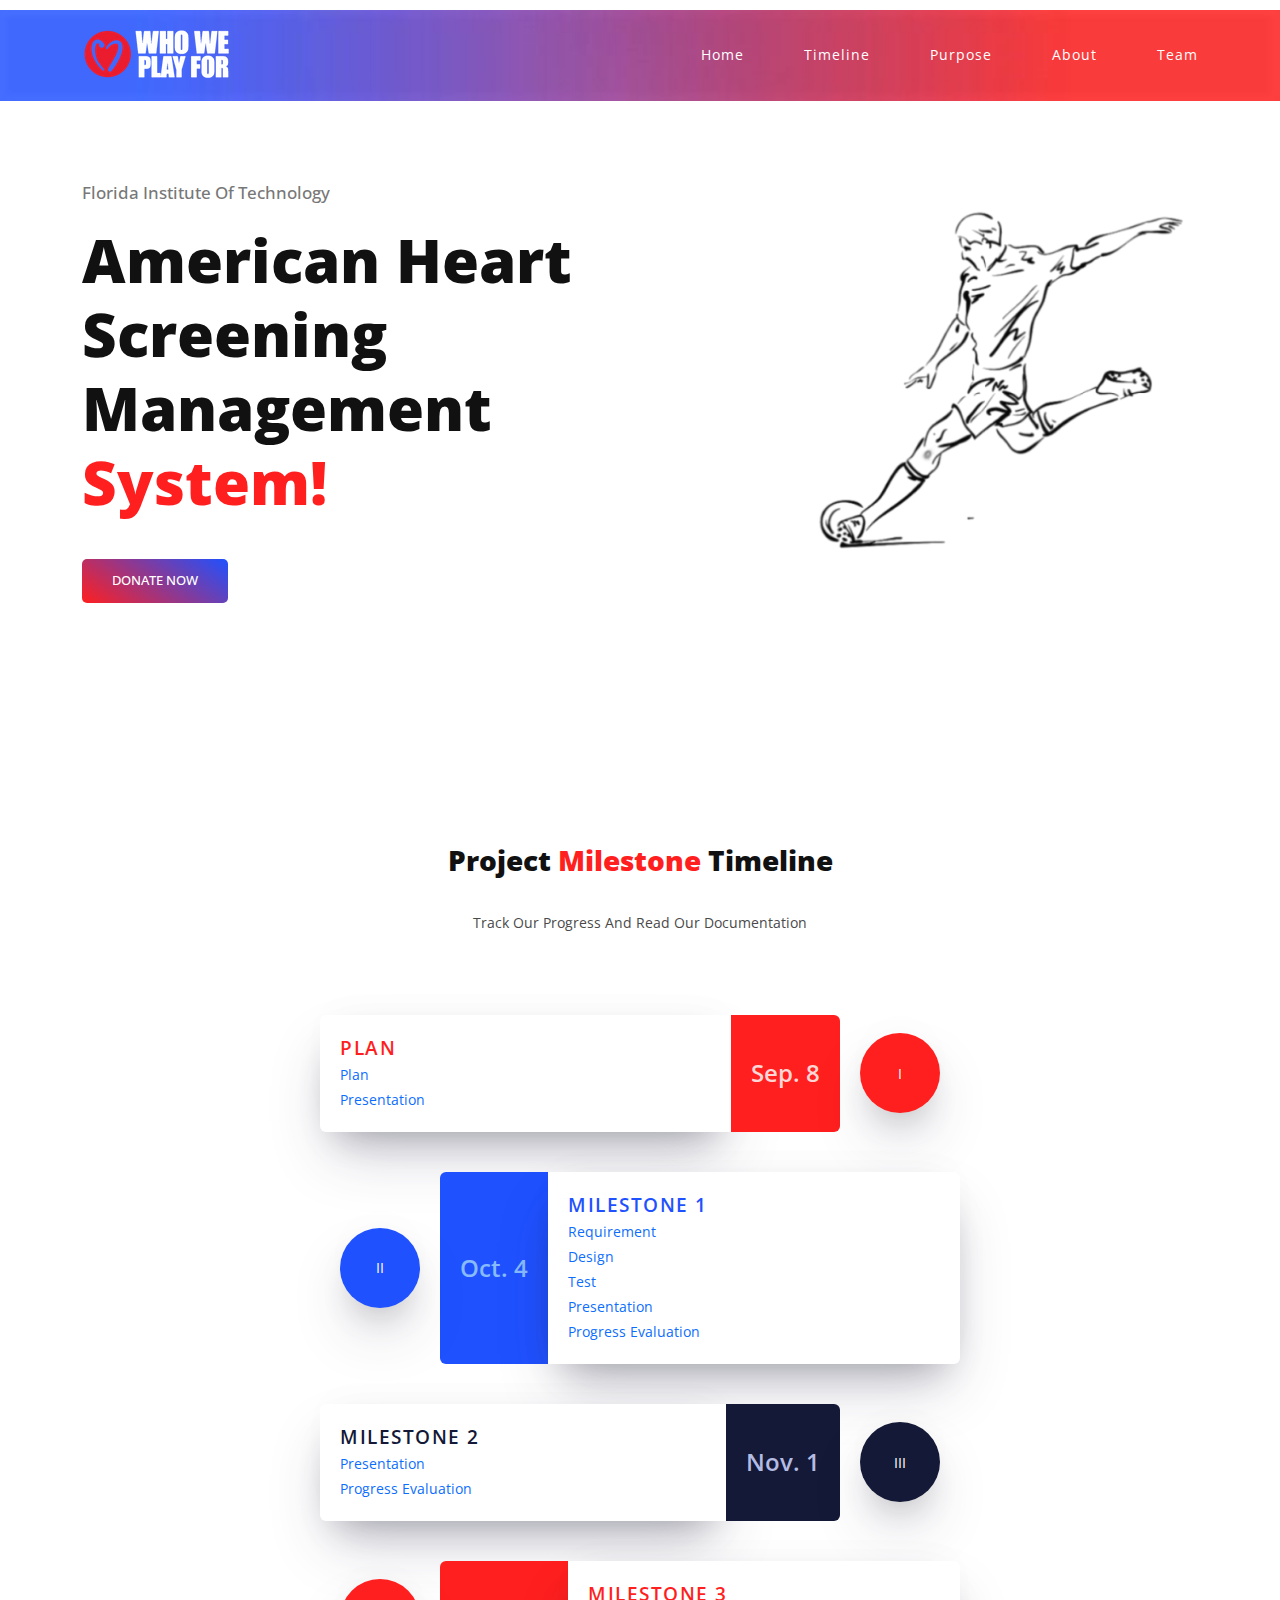
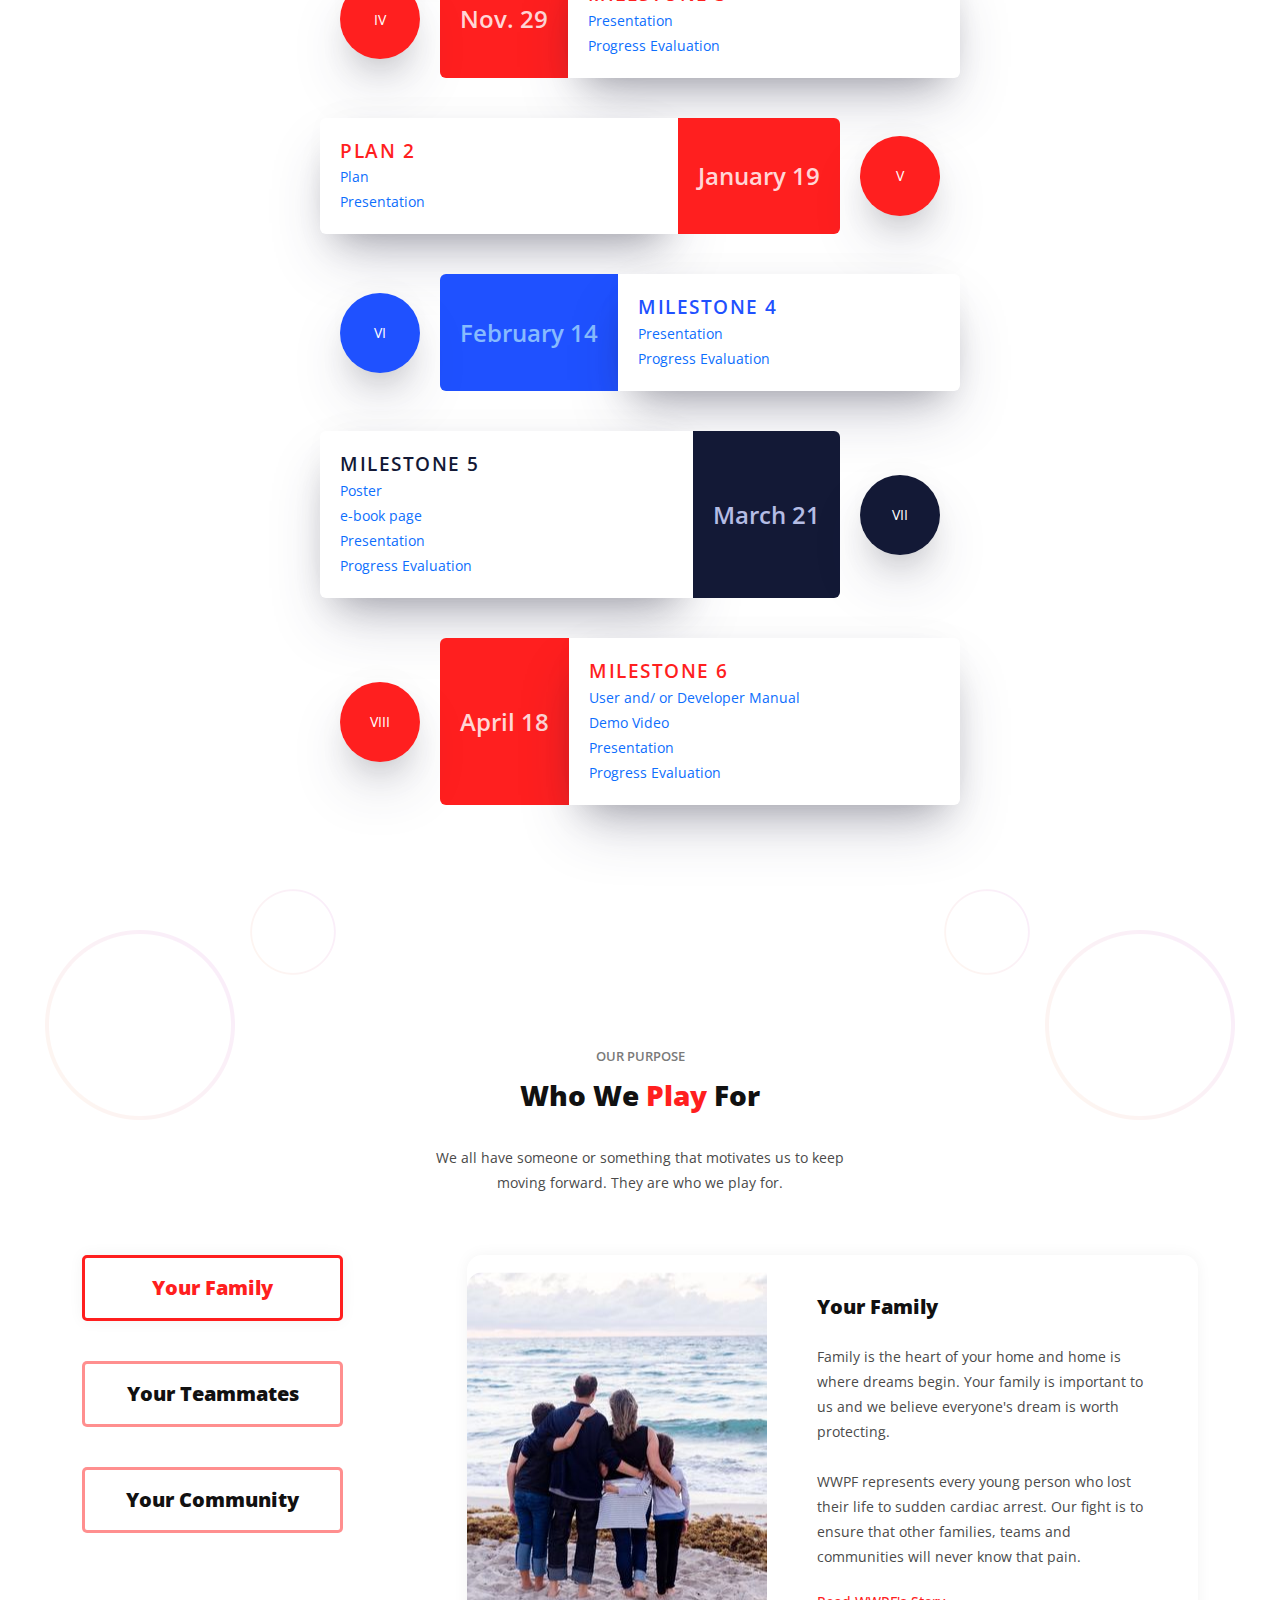
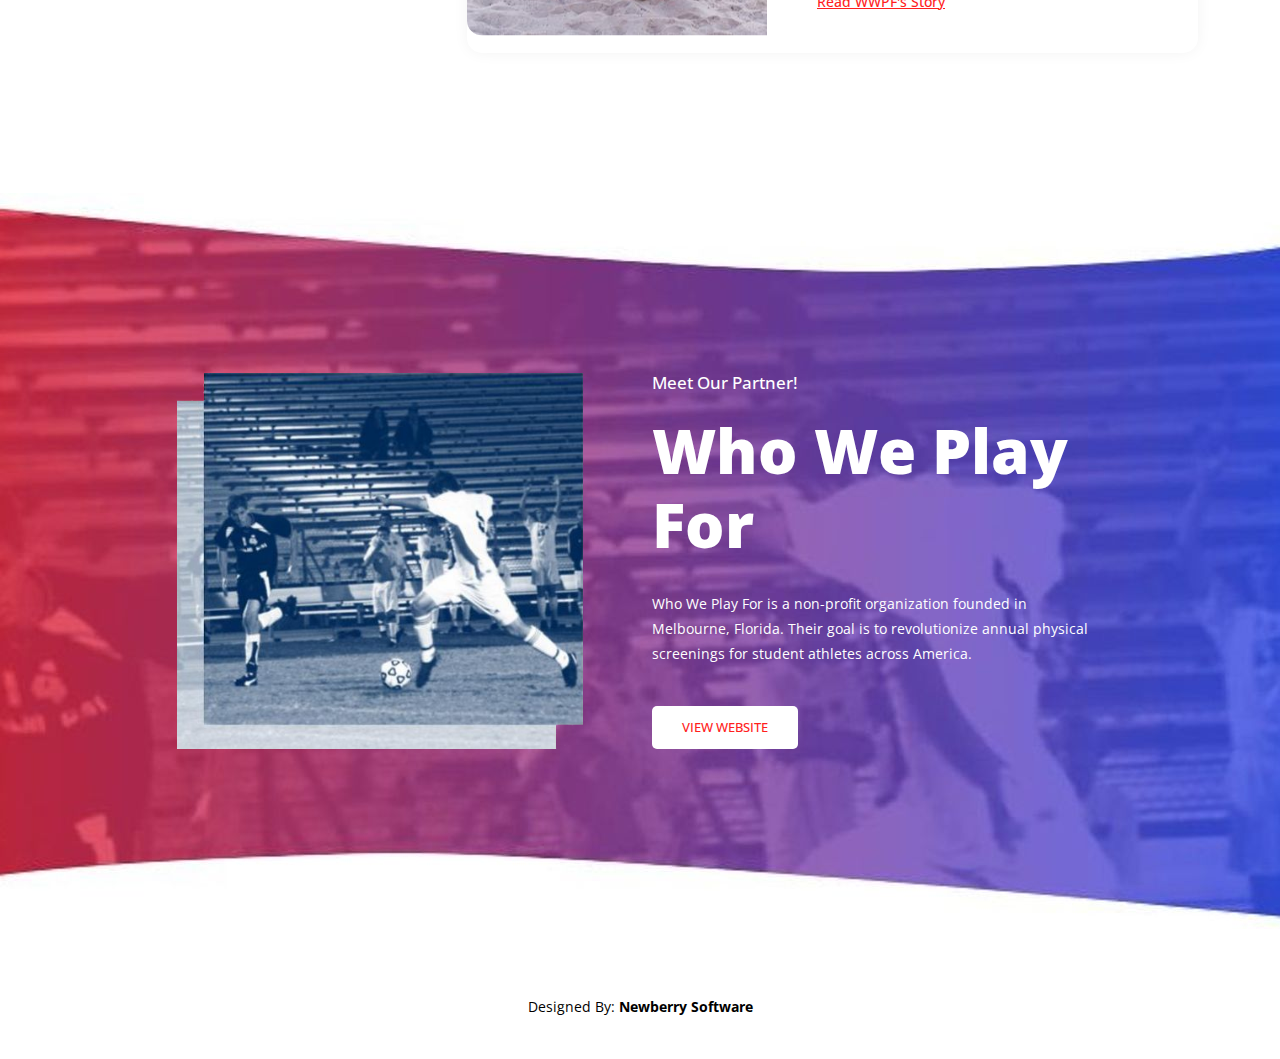
<file: index.html>
<!DOCTYPE html>
<html lang="en">
  <head>
    <meta charset="utf-8">
    <meta name="viewport" content="width=device-width, initial-scale=1, shrink-to-fit=no">
    <meta name="description" content="">
    <meta name="author" content="">
    <link href="https://fonts.googleapis.com/css?family=Open+Sans:100,200,300,400,500,600,700,800,900" rel="stylesheet">
    <title>Who We Play For - Heart Screening Management System</title>
    <link href="vendor/bootstrap/css/bootmin.css" rel="stylesheet">
    <link rel="stylesheet" href="assets/css/font.css">
    <link rel="stylesheet" href="assets/css/style.css">
    <link rel="stylesheet" href="assets/css/owl.css">
    <link rel="stylesheet" href="assets/css/light.css">
    <link rel="stylesheet" href="assets/css/timeline.css">
  </head>
  <body>
    <!--- Top nav start --->
    <header class="header-area header-sticky">
      <div class="container">
        <div class="row">
          <div class="col-12">
            <nav class="main-nav">
              <a href="index.html" class="logo">
              <img src="assets/images/temp.png" alt="WWPF Logo">
              </a>
              <ul class="nav">
                <li><a href="index.html">Home</a></li>
                <li class="scroll-to-section"><a href="#timeline">Timeline</a></li>
                <li class="scroll-to-section"><a href="#purpose">Purpose</a></li>
                <li><a href="about.html">About</a></li>
                <li><a href="team.html">Team</a></li>
              </ul>
              <a class='menu-trigger'>
              <span>Menu</span>
              </a>
            </nav>
          </div>
        </div>
      </div>
    </header>
    <!--- Top nav end --->
    <!--- Main banner start --->
    <section class="main-banner" id="top">
      <div class="container">
        <div class="row">
          <div class="col-lg-6 align-self-center">
            <div class="header-text">
              <h6>Florida Institute Of Technology</h6>
              <h2>American Heart Screening Management <em>System!</em></h2>
              <div class="main-button-gradient">
                <a href="https://www.whoweplayfor.org/donate">Donate Now</a>
              </div>
            </div>
          </div>
          <div class="col-lg-6">
            <div class="right-image">
              <img src="assets/images/outline.png" alt="">
            </div>
          </div>
        </div>
      </div>
    </section>
    <!--- Main banner end --->
    <!--- Timeline start --->
    <section class="timeline-section" id="timeline">
      <div class="col-lg-6 offset-lg-3">
        <div class="section-heading">
          <h4>Project <em>Milestone</em> Timeline</h4>
          <p>Track Our Progress And Read Our Documentation</p>
        </div>
      </div>
      <div class="timeline">
        <div class="timeline__event  animated fadeInUp delay-3s timeline__event--type1">
          <div class="timeline__event__icon">
            <p style="color: #ffffff">I</p>
          </div>
          <div class="timeline__event__date">
            Sep. 8
          </div>
          <div class="timeline__event__content ">
            <div class="timeline__event__title">
              Plan
            </div>
            <div class="timeline__event__description">
              <p><a href="https://docs.google.com/document/d/12Rl0yl6ubjdLzR5IAHgyuP2RxSz4W1oXLWyh5iu7IvA/edit" download>Plan</a><br><a href="https://docs.google.com/presentation/d/1Ebze2KDM2NW6eK-o6n0QswrsC6tv0lDvMN_47cGJQHc/edit" download>Presentation</a></p>
            </div>
          </div>
        </div>
        <div class="timeline__event animated fadeInUp delay-2s timeline__event--type2">
          <div class="timeline__event__icon">
            <p style="color: #ffffff">II</p>
          </div>
          <div class="timeline__event__date">
            Oct. 4
          </div>
          <div class="timeline__event__content">
            <div class="timeline__event__title">
              Milestone 1
            </div>
            <div class="timeline__event__description">
              <p><a href="https://docs.google.com/document/d/15GieZty_2WZtSkqjZgEOp67KoGxWu-aM5rADTKGNqNw/edit#heading=h.m4cv93tcf7bz" download>Requirement</a><br><a href="https://docs.google.com/document/d/1wGXqxfb6OqzqIv_2gWPp0-3ZWTCt4GRJEalVIwM4fTA/edit" download>Design</a><br><a href="https://docs.google.com/document/d/1geFOHhSkM2jyq9x9dBMIdY5r6KSUC43LU0apFGGfi8I/edit" download>Test</a><br><a href="https://docs.google.com/presentation/d/1p70OTT8wkxJpYuq_CBb1SCr6LMEegzhxOX4GKA6Nzsk/edit#slide=id.p" download>Presentation</a><br><a href="https://docs.google.com/document/d/1bj5Q3BKrmbAlhl5r8t__EDoZ_ieCw3QeG7yb_JMGUV8/edit#heading=h.m4cv93tcf7bz" download >Progress Evaluation</a></p>
            </div>
          </div>
        </div>
        <div class="timeline__event animated fadeInUp delay-1s timeline__event--type3">
          <div class="timeline__event__icon">
            <p style="color: #ffffff">III</p>
          </div>
          <div class="timeline__event__date">
            Nov. 1
          </div>
          <div class="timeline__event__content">
            <div class="timeline__event__title">
              Milestone 2
            </div>
            <div class="timeline__event__description">
              <p><a href="https://docs.google.com/presentation/d/1EFwtxLAx984k-C5eKhVxMNQnV0J1T-xVm3dkoOeiW9E/edit#slide=id.p" download>Presentation</a><br><a href="https://docs.google.com/document/d/1NyVXf3dEPPc3tn32UyzUVPnLYi6haqxg89Xk86ggQ0Y/edit#heading=h.m4cv93tcf7bz" download>Progress Evaluation</a></p>
            </div>
          </div>
        </div>
        <div class="timeline__event animated fadeInUp timeline__event--type1">
          <div class="timeline__event__icon">
            <p style="color: #ffffff">IV</p>
          </div>
          <div class="timeline__event__date">
            Nov. 29
          </div>
          <div class="timeline__event__content">
            <div class="timeline__event__title">
              Milestone 3
            </div>
            <div class="timeline__event__description">
              <p><a href="https://docs.google.com/presentation/d/1KkxSL1pjKQ--T03baecIPV-bZXua2qDcFo-CfBr4fIc/edit#slide=id.p" download>Presentation</a><br><a href="https://docs.google.com/document/d/1sOL01V2Ne7J6UrepwWR6lSmNHDbdDblTJNfikUsQtkM/edit#heading=h.m4cv93tcf7bz" download>Progress Evaluation</a></p>
            </div>
          </div>
        </div>
        <div class="timeline__event  animated fadeInUp delay-3s timeline__event--type1">
          <div class="timeline__event__icon ">
            <p style="color: #ffffff">V</p>
          </div>
          <div class="timeline__event__date">
            January 19
          </div>
          <div class="timeline__event__content ">
            <div class="timeline__event__title">
              Plan 2
            </div>
            <div class="timeline__event__description">
              <p><a href="https://docs.google.com/document/d/1J5hKhDiuK7kWwrGV6EXM_5Somjsz09uaPLnw4JlQOf4/edit" download>Plan</a><br><a href="https://docs.google.com/presentation/d/1b1zOvGep_3Wf8NhkEe2QmCVMbps2-WgYiV_JraxFEHI/edit" download>Presentation</a></p>
            </div>
          </div>
        </div>
        <div class="timeline__event animated fadeInUp delay-2s timeline__event--type2">
          <div class="timeline__event__icon">
            <p style="color: #ffffff">VI</p>
          </div>
          <div class="timeline__event__date">
            February 14
          </div>
          <div class="timeline__event__content">
            <div class="timeline__event__title">
              Milestone 4
            </div>
            <div class="timeline__event__description">
              <p><a href="https://docs.google.com/presentation/d/12D1WbF-UgK4KJfSSmy76s7UAEQEeGYcGTw4s63jZaqY/edit#slide=id.p" download>Presentation</a><br><a href="https://docs.google.com/document/d/1RZci2Qv_Banz16EwvuzWv7pvkf_WXnzKpxwErcWsaYo/edit#" download>Progress Evaluation</a></p>
            </div>
          </div>
        </div>
        <div class="timeline__event animated fadeInUp delay-1s timeline__event--type3">
          <div class="timeline__event__icon">
            <p style="color: #ffffff">VII</p>
          </div>
          <div class="timeline__event__date">
            March 21
          </div>
          <div class="timeline__event__content">
            <div class="timeline__event__title">
              Milestone 5
            </div>
            <div class="timeline__event__description">
              <p><a href="#" download>Poster</a><br><a href="#" download>e-book page</a><br><a href="#" download>Presentation</a><br><a href="#" download>Progress Evaluation</a></p>
            </div>
          </div>
        </div>
        <div class="timeline__event animated fadeInUp timeline__event--type1">
          <div class="timeline__event__icon">
            <p style="color: #ffffff">VIII</p>
          </div>
          <div class="timeline__event__date">
            April 18
          </div>
          <div class="timeline__event__content">
            <div class="timeline__event__title">
              Milestone 6
            </div>
            <div class="timeline__event__description">
              <p><a href="#" download>User and/ or Developer Manual</a><br><a href="#" download>Demo Video</a><br><a href="#" download>Presentation</a><br><a href="#" download>Progress Evaluation</a></p>
            </div>
          </div>
        </div>
      </div>
    </section>
    <!--- Timeline end --->
    <!--- Who We Play For start --->
    <section class="our-courses" id="purpose">
      <div class="container">
        <div class="row">
          <div class="col-lg-6 offset-lg-3">
            <div class="section-heading">
              <h6>OUR PURPOSE</h6>
              <h4>Who We <em>Play</em> For</h4>
              <p>We all have someone or something that motivates us to keep moving forward. They are who we play for.</p>
            </div>
          </div>
          <div class="col-lg-12">
            <div class="naccs">
              <div class="tabs">
                <div class="row">
                  <div class="col-lg-3">
                    <div class="menu">
                      <div class="active gradient-border"><span>Your Family</span></div>
                      <div class="gradient-border"><span>Your Teammates</span></div>
                      <div class="gradient-border"><span>Your Community</span></div>
                    </div>
                  </div>
                  <div class="col-lg-9">
                    <ul class="nacc">
                      <li class="active">
                        <div>
                          <div class="left-image">
                            <img src="assets/images/familyback.jpg" alt="">
                          </div>
                          <div class="right-content">
                            <h4>Your Family</h4>
                            <p>Family is the heart of your home and home is where dreams begin. Your family is important to us and we believe everyone's dream is worth protecting. 
                              <br><br>WWPF represents every young person who lost their life to sudden cardiac arrest. Our fight is to ensure that other families, teams and communities will never know that pain.
                            </p>
                            <div class="text-button">
                              <a href="https://www.whoweplayfor.org/story">Read WWPF's Story</a>
                            </div>
                          </div>
                        </div>
                      </li>
                      <li>
                        <div>
                          <div class="left-image">
                            <img src="assets/images/footballplayer.jpg" alt="">
                          </div>
                          <div class="right-content">
                            <h4>Your Teammates</h4>
                            <p>Teammates are the most powerful connections you make outside of your home. Teammates are just like family and inspire us everyday to continue moving forward. 
                              <br><br>WWPF represents every young person who lost their life to sudden cardiac arrest. Our fight is to ensure that other families, teams and communities will never know that pain.
                            </p>
                            <div class="text-button">
                              <a href="https://www.whoweplayfor.org/story">Read WWPF's Story</a>
                            </div>
                          </div>
                        </div>
                      </li>
                      <li>
                        <div>
                          <div class="left-image">
                            <img src="assets/images/group.jpg" alt="">
                          </div>
                          <div class="right-content">
                            <h4>Your Community</h4>
                            <p>You are ultimately who we play for. Our ambition is to preserve the health and dreams of you and your loved ones so you can continue to live and play. 
                              <br><br>WWPF represents every young person who lost their life to sudden cardiac arrest. Our fight is to ensure that other families, teams and communities will never know that pain.
                            </p>
                            <div class="text-button">
                              <a href="https://www.whoweplayfor.org/story">Read WWPF's Story</a>
                            </div>
                          </div>
                        </div>
                      </li>
                    </ul>
                  </div>
                </div>
              </div>
            </div>
          </div>
        </div>
      </div>
    </section>
    <!--- Who We Play For end --->
    <!--- Partner start --->  
    <section class="simple-cta">
      <div class="container">
        <div class="row">
          <div class="col-lg-5 offset-lg-1">
            <div class="left-image">
              <img src="assets/images/rafedribble.png" alt="">
            </div>
          </div>
          <div class="col-lg-5 align-self-center">
            <h6>Meet Our Partner!</h6>
            <h4>Who We Play For</h4>
            <p>Who We Play For is a non-profit organization founded in Melbourne, Florida. Their goal is to revolutionize annual physical screenings for student athletes across America.</p>
            <div class="white-button">
              <a href="https://www.whoweplayfor.org/">View Website</a>
            </div>
          </div>
        </div>
      </div>
    </section>
    <!--- Partner end --->
    <!--- Footer start --->
    <p class="copyright" style="color: black">
      <br>Designed By: <a href="https://www.newberrysoftware.com" style="color: black">Newberry Software</a>
    </p>
    <!--- Footer end --->
    <!-- Scripts -->
    <script src="vendor/jquery/jquery.min.js"></script>
    <script src="vendor/bootstrap/js/bootmin.js"></script>
    <script src="assets/js/isomin.js"></script>
    <script src="assets/js/owl.js"></script>
    <script src="assets/js/light.js"></script>
    <script src="assets/js/tabs.js"></script>
    <script src="assets/js/video.js"></script>
    <script src="assets/js/slick.js"></script>
    <script src="assets/js/custom.js"></script>
    <script>
      //according to loftblog tut
      $('.nav li:first').addClass('active');
      
      var showSection = function showSection(section, isAnimate) {
        var
        direction = section.replace(/#/, ''),
        reqSection = $('.section').filter('[data-section="' + direction + '"]'),
        reqSectionPos = reqSection.offset().top - 0;
      
        if (isAnimate) {
          $('body, html').animate({
            scrollTop: reqSectionPos },
          800);
        } else {
          $('body, html').scrollTop(reqSectionPos);
        }
      
      };
      
      var checkSection = function checkSection() {
        $('.section').each(function () {
          var
          $this = $(this),
          topEdge = $this.offset().top - 80,
          bottomEdge = topEdge + $this.height(),
          wScroll = $(window).scrollTop();
          if (topEdge < wScroll && bottomEdge > wScroll) {
            var
            currentId = $this.data('section'),
            reqLink = $('a').filter('[href*=\\#' + currentId + ']');
            reqLink.closest('li').addClass('active').
            siblings().removeClass('active');
          }
        });
      };
      
      $('.main-menu, .responsive-menu, .scroll-to-section').on('click', 'a', function (e) {
        e.preventDefault();
        showSection($(this).attr('href'), true);
      });
      
      $(window).scroll(function () {
        checkSection();
      });
    </script>
  </body>
</html>
</file>
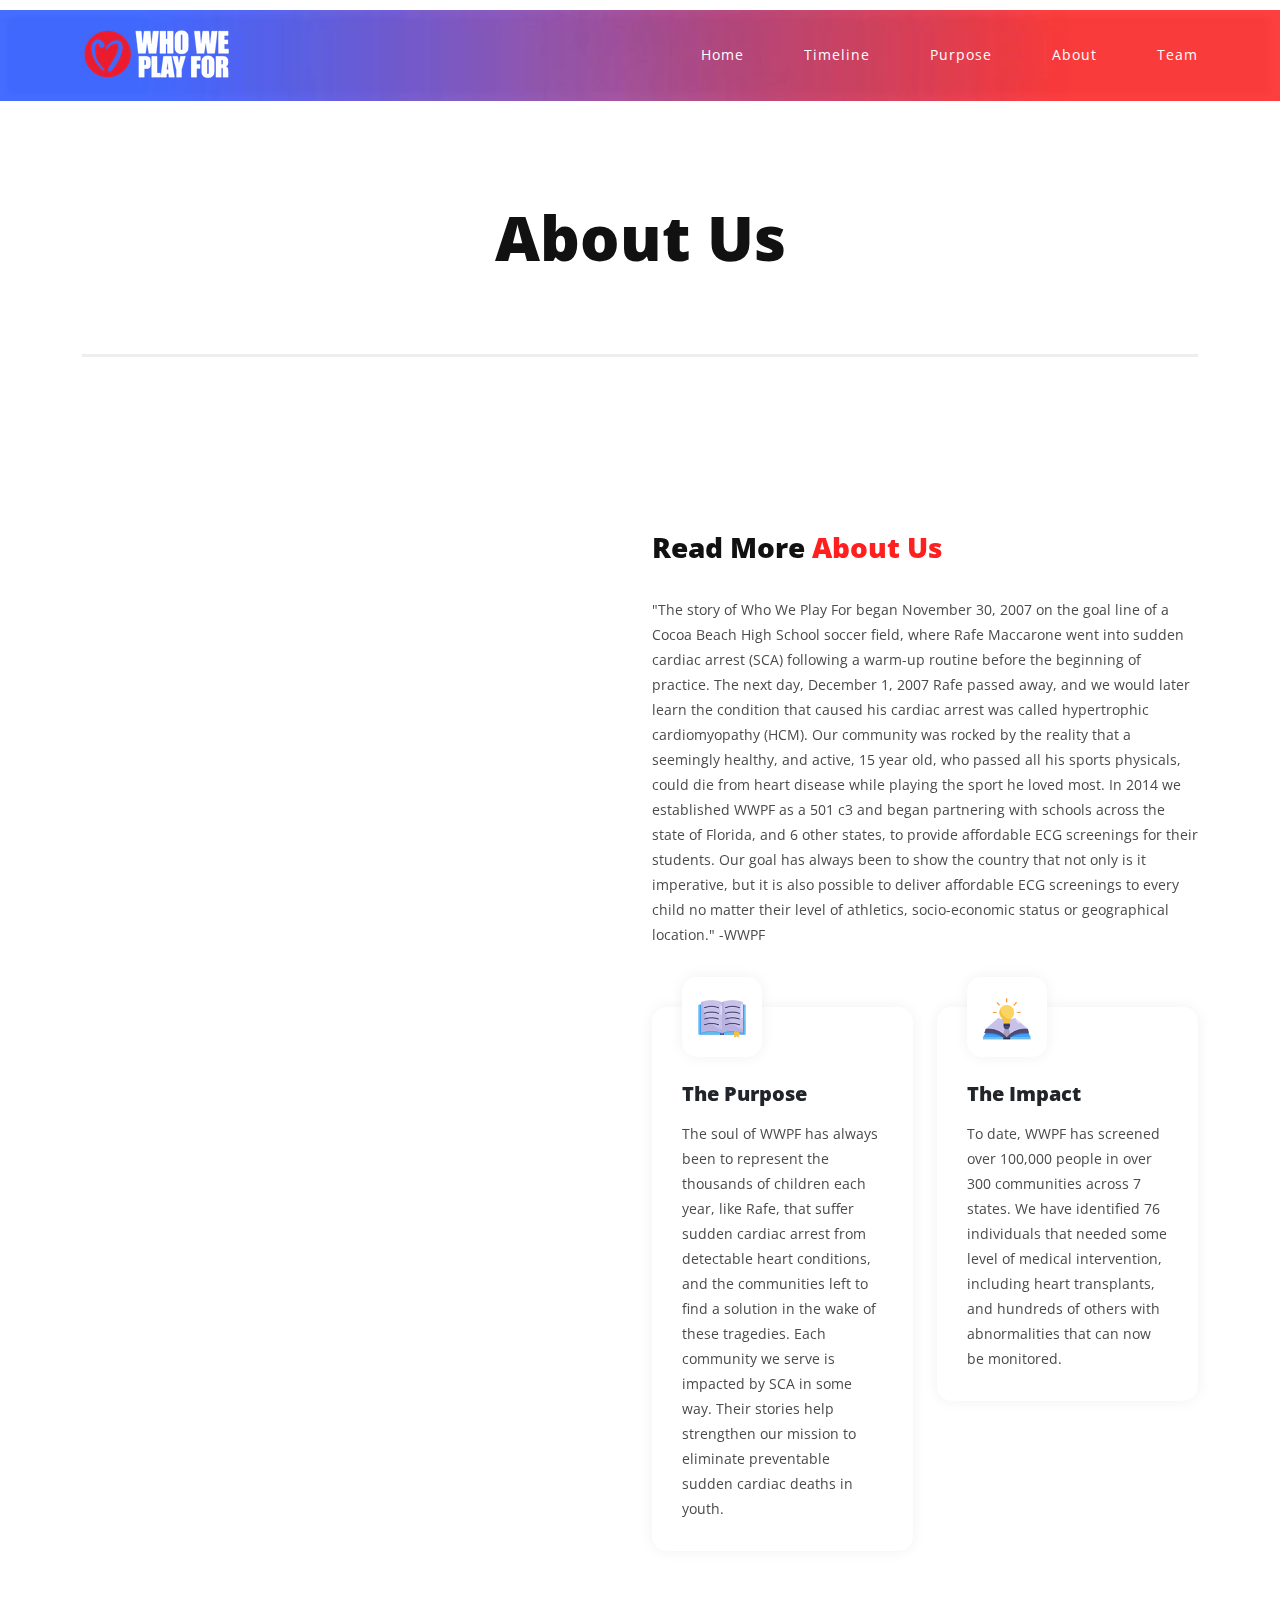
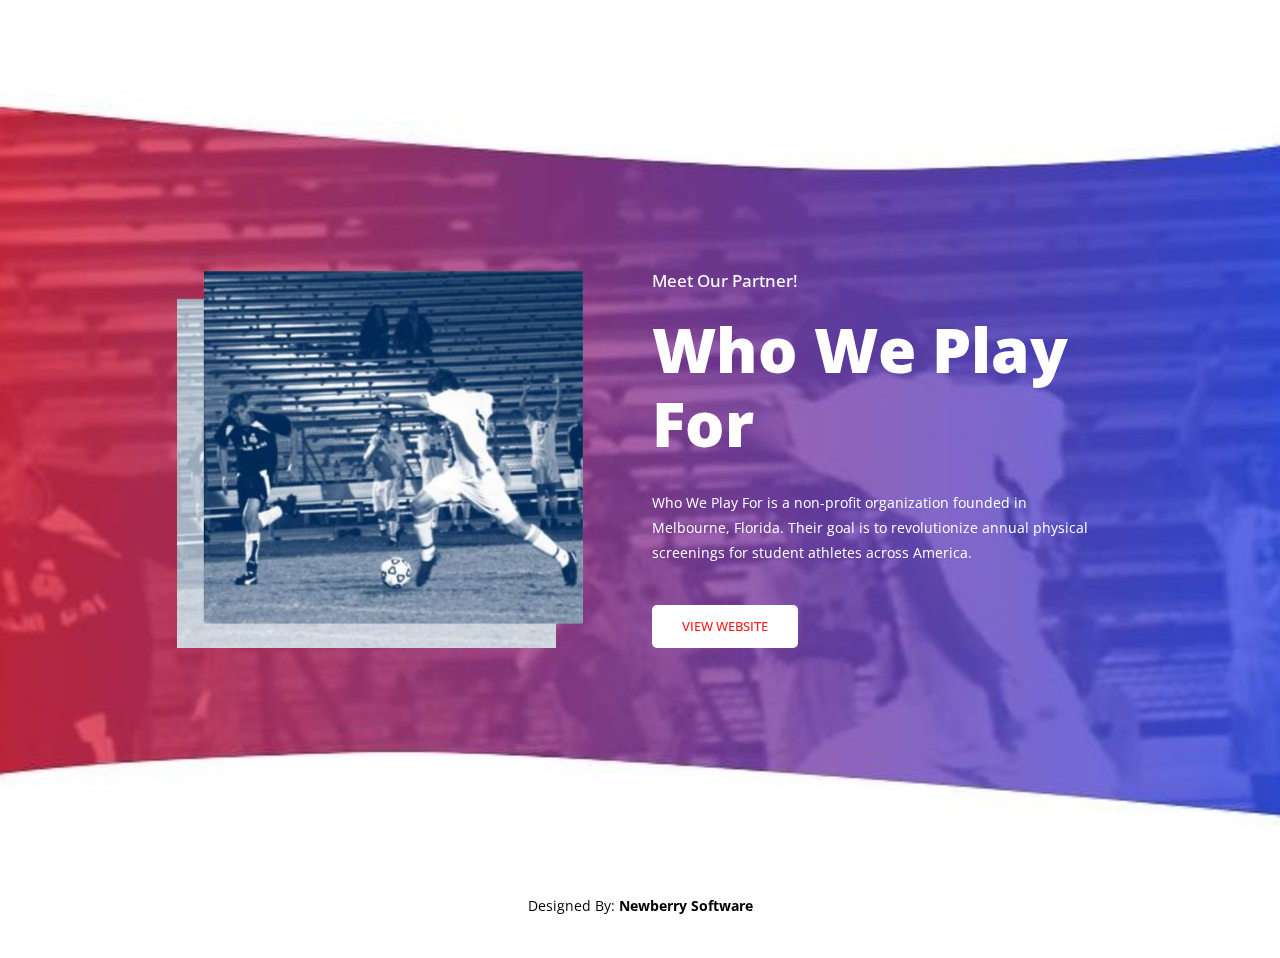
<file: about.html>
<!DOCTYPE html>
<html lang="en">
  <head>
    <meta charset="utf-8">
    <meta name="viewport" content="width=device-width, initial-scale=1, shrink-to-fit=no">
    <meta name="description" content="">
    <meta name="author" content="">
    <link href="https://fonts.googleapis.com/css?family=Open+Sans:100,200,300,400,500,600,700,800,900" rel="stylesheet">
    <title>About Us Page</title>
    <link href="vendor/bootstrap/css/bootmin.css" rel="stylesheet">
    <link rel="stylesheet" href="assets/css/font.css">
    <link rel="stylesheet" href="assets/css/style.css">
    <link rel="stylesheet" href="assets/css/owl.css">
    <link rel="stylesheet" href="assets/css/light.css">
  </head>
  <body>
    <!--- Top nav start --->
    <header class="header-area header-sticky">
      <div class="container">
        <div class="row">
          <div class="col-12">
            <nav class="main-nav">
              <a href="index.html" class="logo">
              <img src="assets/images/temp.png" alt="WWPF Logo">
              </a>
              <ul class="nav">
                <li><a href="index.html">Home</a></li>
                <li><a href="index.html#timeline">Timeline</a></li>
                <li><a href="index.html#purpose">Purpose</a></li>
                <li><a href="about.html">About</a></li>
                <li><a href="team.html">Team</a></li>
              </ul>
              <a class='menu-trigger'>
              <span>Menu</span>
              </a>
            </nav>
          </div>
        </div>
      </div>
    </header>
    <!--- Top nav end --->
    <!--- Main banner start --->
    <section class="page-heading">
      <div class="container">
        <div class="row">
          <div class="col-lg-12">
            <div class="header-text">
              <h1>About Us</h1>
            </div>
          </div>
        </div>
      </div>
    </section>
    <!--- Main banner end --->
    <!--- About us start --->
    <section class="get-info">
      <div class="container">
        <div class="row">
          <div class="col-lg-6">
            <div class="left-image">
              <iframe width="100%" height="315" position="absolute" src="https://www.youtube.com/embed/cJAWH-hCnfY" title="YouTube video player" frameborder="0" allow="accelerometer; autoplay; clipboard-write; encrypted-media; gyroscope; picture-in-picture" allowfullscreen></iframe>
            </div>
          </div>
          <div class="col-lg-6 align-self-center">
            <div class="section-heading">
              <h4>Read More <em>About Us</em></h4>
              <p>"The story of Who We Play For began November 30, 2007 on the goal line of a Cocoa Beach High School soccer field, where Rafe Maccarone went into sudden cardiac arrest (SCA) following a warm-up routine before the beginning of practice. The next day, December 1, 2007 Rafe passed away, and we would later learn the condition that caused his cardiac arrest was called hypertrophic cardiomyopathy (HCM). Our community was rocked by the reality that a seemingly healthy, and active, 15 year old, who passed all his sports physicals, could die from heart disease while playing the sport he loved most.
                In 2014 we established WWPF as a 501 c3 and began partnering with schools across the state of Florida, and 6 other states, to provide affordable ECG screenings for their students.  Our goal has always been to show the country that not only is it imperative, but it is also possible to deliver affordable ECG screenings to every child no matter their level of athletics, socio-economic status or geographical location." -WWPF
              </p>
            </div>
            <div class="row">
              <div class="col-lg-6">
                <div class="info-item">
                  <div class="icon">
                    <img src="assets/images/service-icon-01.png" alt="">
                  </div>
                  <h4>The Purpose</h4>
                  <p>The soul of WWPF has always been to represent the thousands of children each year, like Rafe, that suffer sudden cardiac arrest from detectable heart conditions, and the communities left to find a solution in the wake of these tragedies. Each community we serve is impacted by SCA in some way. Their stories help strengthen our mission to eliminate preventable sudden cardiac deaths in youth.</p>
                </div>
              </div>
              <div class="col-lg-6">
                <div class="info-item">
                  <div class="icon">
                    <img src="assets/images/service-icon-02.png" alt="">
                  </div>
                  <h4>The Impact</h4>
                  <p>To date, WWPF has screened over 100,000 people in over 300 communities across 7 states.  We have identified 76 individuals that needed some level of medical intervention, including heart transplants, and hundreds of others with abnormalities that can now be monitored.</p>
                </div>
              </div>
            </div>
          </div>
        </div>
      </div>
    </section>
    <!--- About us end --->
    <!--- Partner start --->  
    <section class="simple-cta">
      <div class="container">
        <div class="row">
          <div class="col-lg-5 offset-lg-1">
            <div class="left-image">
              <img src="assets/images/rafedribble.png" alt="">
            </div>
          </div>
          <div class="col-lg-5 align-self-center">
            <h6>Meet Our Partner!</h6>
            <h4>Who We Play For</h4>
            <p>Who We Play For is a non-profit organization founded in Melbourne, Florida. Their goal is to revolutionize annual physical screenings for student athletes across America.</p>
            <div class="white-button">
              <a href="https://www.whoweplayfor.org/">View Website</a>
            </div>
          </div>
        </div>
      </div>
    </section>
    <!--- Partner end --->
    <!--- Footer start --->
    <p class="copyright" style="color: black">
      <br>Designed By: <a href="https://www.newberrysoftware.com" style="color: black">Newberry Software</a>
    </p>
    <!--- Footer end --->
    <!-- Scripts -->
    <script src="vendor/jquery/jquery.min.js"></script>
    <script src="vendor/bootstrap/js/bootmin.js"></script>
    <script src="assets/js/isomin.js"></script>
    <script src="assets/js/owl.js"></script>
    <script src="assets/js/light.js"></script>
    <script src="assets/js/tabs.js"></script>
    <script src="assets/js/video.js"></script>
    <script src="assets/js/slick.js"></script>
    <script src="assets/js/custom.js"></script>
    <script>
      //according to loftblog tut
      $('.nav li:first').addClass('active');
      
      var showSection = function showSection(section, isAnimate) {
        var
        direction = section.replace(/#/, ''),
        reqSection = $('.section').filter('[data-section="' + direction + '"]'),
        reqSectionPos = reqSection.offset().top - 0;
      
        if (isAnimate) {
          $('body, html').animate({
            scrollTop: reqSectionPos },
          800);
        } else {
          $('body, html').scrollTop(reqSectionPos);
        }
      
      };
      
      var checkSection = function checkSection() {
        $('.section').each(function () {
          var
          $this = $(this),
          topEdge = $this.offset().top - 80,
          bottomEdge = topEdge + $this.height(),
          wScroll = $(window).scrollTop();
          if (topEdge < wScroll && bottomEdge > wScroll) {
            var
            currentId = $this.data('section'),
            reqLink = $('a').filter('[href*=\\#' + currentId + ']');
            reqLink.closest('li').addClass('active').
            siblings().removeClass('active');
          }
        });
      };
      
      $('.main-menu, .responsive-menu, .scroll-to-section').on('click', 'a', function (e) {
        e.preventDefault();
        showSection($(this).attr('href'), true);
      });
      
      $(window).scroll(function () {
        checkSection();
      });
    </script>
  </body>
</html>
</file>
<file: assets/css/style.css>
@import url("https://fonts.googleapis.com/css?family=Open+Sans:100,200,300,400,500,600,700,800,900");
html, body, div, span, applet, object, iframe, h1, h2, h3, h4, h5, h6, p, blockquote, div
pre, a, abbr, acronym, address, big, cite, code, del, dfn, em, font, img, ins, kbd, q,
s, samp, small, strike, strong, sub, sup, tt, var, b, u, i, center, dl, dt, dd, ol, ul, li,
figure, header, nav, section, article, aside, footer, figcaption {
  margin: 0;
  padding: 0;
  border: 0;
  outline: 0;
}

.clearfix:after {
  content: ".";
  display: block;
  clear: both;
  visibility: hidden;
  line-height: 0;
  height: 0;
}

.clearfix {
  display: inline-block;
}

html[xmlns] .clearfix {
  display: block;
}

* html .clearfix {
  height: 1%;
}

ul, li {
  padding: 0;
  margin: 0;
  list-style: none;
}

header, nav, section, article, aside, footer, hgroup {
  display: block;
}

* {
  box-sizing: border-box;
}

html, body {
  font-family: 'Open Sans', sans-serif;
  font-weight: 400;
  background-color: #fff;
  font-size: 16px;
  -ms-text-size-adjust: 100%;
  -webkit-font-smoothing: antialiased;
  -moz-osx-font-smoothing: grayscale;
}

a {
  text-decoration: none !important;
}

h1, h2, h3, h4, h5, h6 {
  margin-top: 0px;
  margin-bottom: 0px;
}

ul {
  margin-bottom: 0px;
}

p {
  font-size: 14px;
  line-height: 25px;
  color: #4a4a4a;
}

img {
  width: 100%;
  overflow: hidden;
}
html,
body {
  background: #fff;
  font-family: 'Open Sans', sans-serif;
}

::selection {
  background: #FF1F1F;
  color: #fff;
}

::-moz-selection {
  background: #FF1F1F;
  color: #fff;
}

@media (max-width: 991px) {
  html, body {
    overflow-x: hidden;
  }
  .mobile-top-fix {
    margin-top: 30px;
    margin-bottom: 0px;
  }
  .mobile-bottom-fix {
    margin-bottom: 30px;
  }
  .mobile-bottom-fix-big {
    margin-bottom: 60px;
  }
}

.main-button-gradient a {
  font-size: 13px;
  color: #fff;
  background: rgb(31, 81, 255);
  background: linear-gradient(-145deg, rgba(31, 81, 255,1) 0%, rgba(255, 31, 31,1) 100%);
  padding: 12px 30px;
  display: inline-block;
  border-radius: 5px;
  font-weight: 500;
  text-transform: uppercase;
  transition: all .3s;
}

.main-button-gradient a:hover {
  background: rgb(31, 81, 255);
  background: linear-gradient(-145deg, rgba(31, 81, 255,1) 0%, rgba(255, 31, 31,1) 100%);
  opacity: 0.7;
}

.white-button a {
  font-size: 13px;
  color: #FF1F1F;
  background-color: #fff;
  padding: 12px 30px;
  display: inline-block;
  border-radius: 5px;
  font-weight: 500;
  text-transform: uppercase;
  transition: all .3s;
}

.white-button a:hover {
  opacity: 0.9;
}

.text-button a {
  font-size: 14px;
  font-weight: 500;
  color: #FF1F1F;
  text-decoration: underline !important;
  transition: all .3s;
}

.text-button a:hover {
  opacity: 0.75;
}

section {
  margin-top: 140px;
}

#contact-section {
  padding-top: 20px;
}

.section-heading {
  position: relative;
  z-index: 2;
  padding-top: 20px;
  margin-top: 0px;
  text-align: center;
  margin-bottom: 60px;
}

.section-heading h6 {
  font-size: 13px;
  text-transform: uppercase;
  color: #7a7a7a;
  font-weight: 600;
}

.section-heading h4 {
  margin-top: 10px;
  line-height: 40px;
  font-size: 28px;
  font-weight: 900;
  text-transform: capitalize;
  color: #111;
}

.section-heading h4 em {
  font-style: normal;
  color: #FF1F1F;
}

.section-heading p {
  margin-top: 30px;
}

.background-header {
  background: rgb(255,31,31) !important;
  background: linear-gradient(-145deg, rgba(255,31,31,1) 0%, rgba(31,81,255,1) 100%) !important;    
  height: 80px!important;
  position: fixed!important;
  top: 0!important;
  left: 0;
  right: 0;
  box-shadow: 0px 0px 10px rgba(0,0,0,0.15)!important;
}

.header-area {
  background-image: url(../images/headerimage.jpg);
  background-size: contain;
  background-repeat: no-repeat;
  background-position: center;
  position: absolute;
  height: 110px;
  top: 0;
  left: 0;
  right: 0;
  z-index: 100;
  -webkit-transition: all .5s ease 0s;
  -moz-transition: all .5s ease 0s;
  -o-transition: all .5s ease 0s;
  transition: all .5s ease 0s;
}

.header-area .main-nav {
  min-height: 80px;
  background: transparent;
}

.header-area .main-nav .logo {
  line-height: 100px;
  color: #fff;
  font-size: 28px;
  font-weight: 700;
  text-transform: uppercase;
  letter-spacing: 2px;
  float: left;
  -webkit-transition: all 0.3s ease 0s;
  -moz-transition: all 0.3s ease 0s;
  -o-transition: all 0.3s ease 0s;
  transition: all 0.3s ease 0s;
}

.background-header .main-nav .logo {
  line-height: 75px;
}

.background-header .nav {
  margin-top: 20px !important;
}

.header-area .main-nav .nav {
  float: right;
  margin-top: 35px;
  margin-right: 0px;
  background-color: transparent;
  -webkit-transition: all 0.3s ease 0s;
  -moz-transition: all 0.3s ease 0s;
  -o-transition: all 0.3s ease 0s;
  transition: all 0.3s ease 0s;
  position: relative;
  z-index: 999;
}

.header-area .main-nav .nav li {
  padding-left: 30px;
  padding-right: 30px;
}

.header-area .main-nav .nav li:last-child {
  padding-right: 0px;
}

.header-area .main-nav .nav li a {
  display: block;
  font-weight: 400;
  font-size: 14px;
  text-transform: capitalize;
  color: #fff;
  -webkit-transition: all 0.3s ease 0s;
  -moz-transition: all 0.3s ease 0s;
  -o-transition: all 0.3s ease 0s;
  transition: all 0.3s ease 0s;
  height: 40px;
  line-height: 40px;
  border: transparent;
  letter-spacing: 1px;
}

.header-area .main-nav .nav li:hover a,
.header-area .main-nav .nav li a.active {
  color: #fff!important;
  opacity: 0.75;
}

.background-header .main-nav .nav li:hover a,
.background-header .main-nav .nav li a.active {
  color: #fff!important;
  opacity: 1;
}

.header-area .main-nav .nav li.has-sub {
  position: relative;
  padding-right: 15px;
}

.header-area .main-nav .nav li.has-sub:after {
  font-family: FontAwesome;
  content: "\f107";
  font-size: 12px;
  color: #fff;
  position: absolute;
  right: 5px;
  top: 12px;
}

.header-area .main-nav .nav li.has-sub ul.sub-menu {
  position: absolute;
  width: 140px;
  box-shadow: 0 2px 28px 0 rgba(0, 0, 0, 0.06);
  overflow: hidden;
  top: 40px;
  border-radius: 5px;
  opacity: 0;
  transition: all .3s;
  transform: translateY(+2em);
  visibility: hidden;
  z-index: -1;
}

.header-area .main-nav .nav li.has-sub ul.sub-menu li {
  margin-left: 0px;
  padding-left: 0px;
  padding-right: 0px;
}

.header-area .main-nav .nav li.has-sub ul.sub-menu li a {
  opacity: 1;
  display: block;
  background: #f7f7f7;
  color: #2a2a2a!important;
  padding-left: 20px;
  height: 40px;
  line-height: 40px;
  -webkit-transition: all 0.3s ease 0s;
  -moz-transition: all 0.3s ease 0s;
  -o-transition: all 0.3s ease 0s;
  transition: all 0.3s ease 0s;
  position: relative;
  font-size: 12px;
  font-weight: 400;
  border-bottom: 1px solid #eee;
}

.header-area .main-nav .nav li.has-sub ul li a:hover {
  background: #fff;
  color: #FF1F1F!important;
  padding-left: 25px;
}

.header-area .main-nav .nav li.has-sub ul li a:hover:before {
  width: 3px;
}

.header-area .main-nav .nav li.has-sub:hover ul.sub-menu {
  visibility: visible;
  opacity: 1;
  z-index: 1;
  transform: translateY(0%);
  transition-delay: 0s, 0s, 0.3s;
}

.header-area .main-nav .menu-trigger {
  cursor: pointer;
  display: block;
  position: absolute;
  top: 33px;
  width: 32px;
  height: 40px;
  text-indent: -9999em;
  z-index: 99;
  right: 40px;
  display: none;
}

.background-header .main-nav .menu-trigger {
  top: 23px;
}

.header-area .main-nav .menu-trigger span,
.header-area .main-nav .menu-trigger span:before,
.header-area .main-nav .menu-trigger span:after {
  -moz-transition: all 0.4s;
  -o-transition: all 0.4s;
  -webkit-transition: all 0.4s;
  transition: all 0.4s;
  background-color: #fff;
  display: block;
  position: absolute;
  width: 30px;
  height: 2px;
  left: 0;
}

.background-header .main-nav .menu-trigger span,
.background-header .main-nav .menu-trigger span:before,
.background-header .main-nav .menu-trigger span:after {
  background-color: #fff;
}

.header-area .main-nav .menu-trigger span:before,
.header-area .main-nav .menu-trigger span:after {
  -moz-transition: all 0.4s;
  -o-transition: all 0.4s;
  -webkit-transition: all 0.4s;
  transition: all 0.4s;
  background-color: #fff;
  display: block;
  position: absolute;
  width: 30px;
  height: 2px;
  left: 0;
  width: 75%;
}

.background-header .main-nav .menu-trigger span:before,
.background-header .main-nav .menu-trigger span:after {
  background-color: #fff;
}

.header-area .main-nav .menu-trigger span:before,
.header-area .main-nav .menu-trigger span:after {
  content: "";
}

.header-area .main-nav .menu-trigger span {
  top: 16px;
}

.header-area .main-nav .menu-trigger span:before {
  -moz-transform-origin: 33% 100%;
  -ms-transform-origin: 33% 100%;
  -webkit-transform-origin: 33% 100%;
  transform-origin: 33% 100%;
  top: -10px;
  z-index: 10;
}

.header-area .main-nav .menu-trigger span:after {
  -moz-transform-origin: 33% 0;
  -ms-transform-origin: 33% 0;
  -webkit-transform-origin: 33% 0;
  transform-origin: 33% 0;
  top: 10px;
}

.header-area .main-nav .menu-trigger.active span,
.header-area .main-nav .menu-trigger.active span:before,
.header-area .main-nav .menu-trigger.active span:after {
  background-color: transparent;
  width: 100%;
}

.header-area .main-nav .menu-trigger.active span:before {
  -moz-transform: translateY(6px) translateX(1px) rotate(45deg);
  -ms-transform: translateY(6px) translateX(1px) rotate(45deg);
  -webkit-transform: translateY(6px) translateX(1px) rotate(45deg);
  transform: translateY(6px) translateX(1px) rotate(45deg);
  background-color: #fff;
}

.background-header .main-nav .menu-trigger.active span:before {
  background-color: #fff;
}

.header-area .main-nav .menu-trigger.active span:after {
  -moz-transform: translateY(-6px) translateX(1px) rotate(-45deg);
  -ms-transform: translateY(-6px) translateX(1px) rotate(-45deg);
  -webkit-transform: translateY(-6px) translateX(1px) rotate(-45deg);
  transform: translateY(-6px) translateX(1px) rotate(-45deg);
  background-color: #fff;
}

.background-header .main-nav .menu-trigger.active span:after {
  background-color: #fff;
}

.header-area.header-sticky {
  min-height: 80px;
}

.header-area .nav {
  margin-top: 30px;
}

.header-area.header-sticky .nav li a.active {
  color: #FF1F1F;
}

@media (max-width: 1200px) {
  .header-area .main-nav .nav li {
    padding-left: 7px;
    padding-right: 7px;
  }
  .header-area .main-nav:before {
    display: none;
  }
}

@media (max-width: 767px) {
  .header-area .main-nav .logo {
    color: #1e1e1e;
  }
  .header-area.header-sticky .nav li a:hover,
  .header-area.header-sticky .nav li a.active {
    color: #FF1F1F!important;
    opacity: 1;
  }
  .header-area.header-sticky .nav li.search-icon a {
    width: 100%;
  }
  .header-area {
    background-color: #f7f7f7;
    padding: 0px 15px;
    height: 100px;
    box-shadow: none;
    text-align: center;
  }
  .header-area .container {
    padding: 0px;
  }
  .header-area .logo {
    margin-left: 30px;
  }
  .header-area .menu-trigger {
    display: block !important;
  }
  .header-area .main-nav {
    overflow: hidden;
  }
  .header-area .main-nav .nav {
    float: none;
    width: 100%;
    display: none;
    -webkit-transition: all 0s ease 0s;
    -moz-transition: all 0s ease 0s;
    -o-transition: all 0s ease 0s;
    transition: all 0s ease 0s;
    margin-left: 0px;
  }
  .header-area .main-nav .nav li:first-child {
    border-top: 1px solid #eee;
  }
  .header-area.header-sticky .nav {
    margin-top: 100px !important;
  }
  .header-area .main-nav .nav li {
    width: 100%;
    background: #fff;
    border-bottom: 1px solid #eee;
    padding-left: 0px !important;
    padding-right: 0px !important;
  }
  .header-area .main-nav .nav li a {
    height: 50px !important;
    line-height: 50px !important;
    padding: 0px !important;
    border: none !important;
    background: #f7f7f7 !important;
    color: #191a20 !important;
  }
  .header-area .main-nav .nav li a:hover {
    background: #eee !important;
    color: #FF1F1F!important;
  }
  .header-area .main-nav .nav li.has-sub ul.sub-menu {
    position: relative;
    visibility: inherit;
    opacity: 1;
    z-index: 1;
    transform: translateY(0%);
    top: 0px;
    width: 100%;
    box-shadow: none;
    height: 0px;
    transition: all 0s;
  }
  .header-area .main-nav .nav li.submenu ul li a {
    font-size: 12px;
    font-weight: 400;
  }
  .header-area .main-nav .nav li.submenu ul li a:hover:before {
    width: 0px;
  }
  .header-area .main-nav .nav li.has-sub ul.sub-menu {
    height: auto;
  }
  .header-area .main-nav .nav li.has-sub:after {
    color: #131936;
    right: 30px;
    font-size: 14px;
    top: 15px;
  }
  .header-area .main-nav .nav li.submenu:hover ul, .header-area .main-nav .nav li.submenu:focus ul {
    height: 0px;
  }
}

@media (min-width: 767px) {
  .header-area .main-nav .nav {
    display: flex !important;
  }
}
section.main-banner {
  margin-top: 0px;
}

.main-banner {
  padding-top: 180px;
}

.main-banner .right-image {
  margin-left: 120px;
  position: relative;
  z-index: 2;
}

.main-banner .right-image img {
  position: relative;
  z-index: 2;
}

.main-banner .right-image::after {
  position: absolute;
  background-image: none;
  width: 378px;
  height: 378px;
  content: '';
  right: -25%;
  z-index: 1;
}

.main-banner .header-text::after {
  position: absolute;
  background-image: none;
  width: 214px;
  height: 429px;
  content: '';
  left: 0;
  bottom: -240px;
  z-index: 1;
}
@media (max-width: 767px) {
  .main-banner .right-image::after, .main-banner .header-text::after {
    background-image: none;
  }
}
.main-banner .header-text h6 {
  position: relative;
  z-index: 2;
  font-size: 17px;
  font-weight: 500;
  text-transform: capitalize;
  color: #777777;;
}

.main-banner .header-text h2 {
  position: relative;
  z-index: 2;
  margin-top: 20px;
  font-size: 60px;
  color: #111111;
  font-weight: 900;
  line-height: 74px;
  margin-bottom: 40px;
}

.main-banner .header-text h2 em {
  font-style: normal;
  color: #FF1F1F;
}

.main-banner .main-button-gradient {
  position: relative;
  z-index: 2;
}
.services .item {
  border-radius: 15px;
  text-align: center;
  padding: 50px 30px;
  margin: 15px;
  transition: all .3s;
}

.services .item:hover {
  box-shadow: 0px 0px 15px rgba(0, 0, 0, 0.06);
}

.services .item .icon {
  max-width: 75px;
  margin: 0 auto;
  min-height: 80px;
  line-height: 80px;
  vertical-align: middle;
}

.services .item h4 {
  margin-top: 15px;
  margin-bottom: 15px;
  font-size: 20px;
  font-weight: 800;
}

.services .owl-dots {
  text-align: center;
  margin-top: 30px;
}

.services .owl-dots .owl-dot {
  width: 10px;
  height: 10px;
  background-color: #ddd;
  border-radius: 50%;
  margin: 0px 4px;
}

.services .owl-dots .active {
  background-color: #FF1F1F;
}
section.our-courses {
  position: relative;
}

section.our-courses .section-heading p {
  padding: 0px 60px;
}

section.our-courses:before {
  position: absolute;
  content: '';
  background-image: url(../images/our-courses-left-dec.png);
  left: 45px;
  top: -140px;
  width: 291px;
  height: 231px;
  z-index: 1;
}

section.our-courses:after {
  position: absolute;
  content: '';
  background-image: url(../images/our-courses-right-dec.png);
  right: 45px;
  top: -140px;
  width: 291px;
  height: 231px;
  z-index: 1;
}

section.our-courses .naccs {
  position: relative;
}

section.our-courses .naccs .menu div {
  padding: 15px 30px;
  text-align: center;
  border-radius: 5px !important;
  margin-bottom: 40px;
  font-size: 20px;
  color: #111;
  background-color: #fff;
  cursor: pointer;
  vertical-align: middle;
  font-weight: 900;
  transition: 1s all cubic-bezier(0.075, 0.82, 0.165, 1);
  border: 3px solid rgba(255, 31, 31,0.5);
}

section.our-courses .naccs .menu div.active {
  color: #FF1F1F;
  border: 3px solid rgba(255, 31, 31,1);
  box-shadow: 0px 0px 15px rgba(0, 0, 0, 0.05);
}

section.our-courses ul.nacc {
  margin-left: 100px !important;
  position: relative;
  min-height: 100%;
  list-style: none;
  margin: 0;
  padding: 0;
  transition: 0.5s all cubic-bezier(0.075, 0.82, 0.165, 1);
}

section.our-courses ul.nacc li {
  background-color: #fff;
  overflow: hidden;
  opacity: 0;
  transform: translateX(50px);
  position: absolute;
  list-style: none;
  transition: 1s all cubic-bezier(0.075, 0.82, 0.165, 1);
  border-radius: 15px;
  box-shadow: 0px 0px 15px rgba(0, 0, 0, 0.05);
  padding-right: 50px;
}

section.our-courses ul.nacc li .left-image {
  position: absolute;
  margin-right: 50px;
  top: 50%;
  transform: translateY(-50%);
}

section.our-courses ul.nacc li .left-image img {
  border-top-left-radius: 15px;
  border-bottom-left-radius: 15px;
}

section.our-courses ul.nacc li .left-image .price h6 {
  position: absolute;
  background: rgb(219,138,222);
  background: linear-gradient(-145deg, rgba(255, 31, 31,1) 0%, rgba(31, 81, 255,1) 100%);
  color: #fff;
  top: 20px;
  left: 20px;
  font-size: 20px;
  font-weight: 700;
  width: 50px;
  height: 50px;
  border-radius: 3px;
  display: inline-block;
  text-align: center;
  line-height: 50px;
}

section.our-courses ul.nacc li .right-content {
  padding: 40px 0px;
  margin-left: 350px;
}

section.our-courses ul.nacc li .right-content h4 {
  font-size: 20px;
  color: #111;
  margin-bottom: 25px;
  font-weight: 800;
}

section.our-courses ul.nacc li .right-content ul {
  margin-top: 20px;
  margin-bottom: 20px;
}

section.our-courses ul.nacc li .right-content span {
  font-size: 14px;
  font-weight: 600;
  margin-right: 30px;
  padding-right: 30px;
  border-right: 2px solid #111;
}

section.our-courses ul.nacc li .right-content .last-span {
  margin-right: 0px;
  padding-right: 0px;
  border-right: none;
}

section.our-courses ul.nacc li .right-content p {
  margin-bottom: 20px;
}

section.our-courses ul.nacc li .right-content .text-button {
  margin-top: 20px;
}

section.our-courses ul.nacc li.active {
  position: relative;
  transition-delay: 0.3s;
  z-index: 2;
  opacity: 1;
  transform: translateX(0px);
}

section.our-courses ul.nacc li p {
  margin: 0;
}
section.simple-cta {
  background-image: url(../images/rafegradientcut.jpg);
  background-repeat: no-repeat;
  background-position: center center;
  background-size: cover;
  width: 100%;
  padding: 180px 0px 180px 0px;
}

section.simple-cta .left-image {
  margin-right: 45px;
}

section.simple-cta h6 {
  font-size: 17px;
  color: #fff;
}

section.simple-cta h4 {
  font-size: 62px;
  font-weight: 900;
  color: #fff;
  line-height: 74px;
  margin-top: 20px;
}

section.simple-cta p {
  color: #fff;
  margin-top: 30px;
  margin-bottom: 40px;
}
section.testimonials {
  position: relative;
}

section.testimonials:before {
  position: absolute;
  content: '';
  background-image: url(../images/testimonials-left-dec.png);
  left: 0px;
  top: -140px;
  width: 593px;
  height: 352px;
  z-index: 1;
}

section.testimonials:after {
  position: absolute;
  content: '';
  background-image: url(../images/testimonials-right-dec.png);
  right: 0px;
  bottom: -140px;
  width: 632px;
  height: 352px;
  z-index: 1;
}

.testimonials .item {
  border-radius: 15px;
  padding: 30px;
  background-color: #fff;
  margin: 15px;
  transition: all .3s;
  position: relative;
  z-index: 2;
}

.testimonials .item:hover {
  box-shadow: 0px 0px 15px rgba(0, 0, 0, 0.06);
}

.testimonials .item p {
  font-size: 16px;
  font-style: italic;
}

.testimonials .item h4 {
  margin-top: 30px;
  font-size: 20px;
  font-weight: 900;
  position: relative;
}

.testimonials .item span {
  font-size: 13px;
  font-weight: 700;
  color: #FF1F1F;
}

.testimonials .item img {
  max-width: 44px;
  z-index: 2;
  position: absolute;
  right: 30px;
  bottom: 30px
}

.testimonials .owl-dots {
  text-align: center;
  margin-top: 30px;
}

.testimonials .owl-dots .owl-dot {
  width: 10px;
  height: 10px;
  background-color: #ddd;
  border-radius: 50%;
  margin: 0px 4px;
}

.testimonials .owl-dots .active {
  background-color: #FF1F1F;
}
section.contact-us {
  background-image: url(../images/footer-bg.png);
  background-position: center center;
  background-repeat: no-repeat;
  background-size: cover;
  padding: 0px;
  position: relative;
}

section.contact-us:after {
  position: absolute;
  content: '';
  background-image: url(../images/footer-left-dec.png);
  left: 0px;
  top: 60px;
  width: 267px;
  height: 396px;
  z-index: 1;
}

section.contact-us .contact-info {
  background-color: #fff;
  margin-top: -30px;
  box-shadow: 0px 0px 15px rgba(0, 0, 0, 0.05);
  border-radius: 15px;
  z-index: 5;
  position: relative;
  padding: 20px;
}

section.contact-us .contact-info .icon i {
  float: left;
  margin-right: 15px;
  width: 50px;
  height: 50px;
  display: inline-block;
  text-align: center;
  line-height: 50px;
  border-radius: 50%;
  background: rgb(255, 31, 31);
  background: linear-gradient(-145deg, rgba(31, 81, 255,1) 0%, rgba(255, 31, 31,1) 100%);
  color: #fff;
}

section.contact-us .contact-info h4 {
  font-size: 18px;
  font-weight: 900;
  text-transform: uppercase;
}

section.contact-us .contact-info span {
  font-size: 15px;
  color: #FF1F1F;
  font-weight: 700;
}

section.contact-us .section-heading {
  text-align: left;
  margin-bottom: 40px;
}

section.contact-us #contact {
  margin-left: -100px;
  position: relative;
  z-index: 5;
  background-color: #fff;
  margin-top: 40px;
  box-shadow: 0px 0px 15px rgba(0, 0, 0, 0.05);
  border-radius: 15px;
  padding: 40px;
}

section.contact-us #contact input {
  width: 100%;
  height: 40px;
  border-radius: 5px;
  background-color: #f4f7fb;
  outline: none;
  border: none;
  box-shadow: none;
  font-size: 13px;
  font-weight: 500;
  color: #7a7a7a;
  padding: 0px 15px;
  margin-bottom: 30px;
}

section.contact-us #contact textarea {
  width: 100%;
  min-height: 140px;
  max-height: 180px;
  border-radius: 5px;
  background-color: #f4f7fb;
  outline: none;
  border: none;
  box-shadow: none;
  font-size: 13px;
  font-weight: 500;
  color: #7a7a7a;
  padding: 15px;
  margin-bottom: 30px;
}

section.contact-us #contact button {
  float: right;
  font-size: 13px;
  color: #fff;
  background: rgb(255, 31, 31);
  background: linear-gradient(-145deg, rgba(255, 31, 31,1) 0%, rgba(31, 81, 255,1) 100%);
  padding: 12px 30px;
  display: inline-block;
  border-radius: 5px;
  font-weight: 500;
  text-transform: uppercase;
  transition: all .3s;
  transition: all .3s;
  border: none;
  outline: none;
}

section.contact-us #contact button:hover {
  opacity: 0.9;
}

section.contact-us ul.social-icons li {
  display: inline-block;
  margin: 0px 5px;
}

section.contact-us ul.social-icons {
  text-align: center;
  margin-top: 70px;
}

section.contact-us ul.social-icons li a {
  width: 44px;
  height: 44px;
  display: inline-block;
  text-align: center;
  line-height: 44px;
  background-color: #fff;
  color: #FF1F1F;
  border-radius: 50%;
  transition: all .5s;
}

section.contact-us ul.social-icons li a:hover {
  background-color: #FF1F1F;
  color: #fff;
}

p.copyright {
  text-align: center;
  color: #fff;
  margin: 40px 0px;
}

p.copyright a {
  font-weight: 700;
  color: #fff;
}

section.page-heading {
  margin-top: 190px;
  text-align: center;
}

section.page-heading .header-text {
  border-bottom: 3px solid #eee;
  padding-bottom: 80px;
}

section.page-heading .header-text h4 {
  font-size: 17px;
  text-transform: capitalize;
  color: #7a7a7a;
}

section.page-heading .header-text h1 {
  font-size: 62px;
  font-weight: 900;
  color: #111;
  margin-top: 10px;
}

section.get-info .left-image {
  margin-right: 30px;
}

section.get-info .section-heading {
  text-align: left;
}

section.get-info .info-item {
  border-radius: 15px;
  text-align: left;
  padding: 60px 30px 30px 30px;
  box-shadow: 0px 0px 15px rgba(0, 0, 0, 0.06);
  position: relative;
}

section.get-info .info-item .icon {
  position: absolute;
  left: 30px;
  top: -30px;
  width: 80px;
  height: 80px;
  display: inline-block;
  border-radius: 15px;
  text-align: center;
  line-height: 80px;
  background-color: #fff;
  box-shadow: 0px 0px 15px rgba(0, 0, 0, 0.06);
}

section.get-info .info-item .icon img {
  max-width: 60%;
}

section.get-info .info-item h4 {
  margin-top: 15px;
  margin-bottom: 15px;
  font-size: 20px;
  font-weight: 800;
}



section.our-team .section-heading p {
  padding: 0px 60px;
}

section.our-team:before {
  position: absolute;
  content: '';
  left: 45px;
  top: -140px;
  width: 291px;
  height: 231px;
  z-index: 1;
}

section.our-team:after {
  position: absolute;
  content: '';
  right: 45px;
  top: -140px;
  width: 291px;
  height: 231px;
  z-index: 1;
}

section.our-team .naccs {
  position: relative;
  text-align: center;
}

section.our-team .naccs .menu {
  position: relative;
  display: inline-block;
}

section.our-team .naccs .menu div {
  margin: 0px 15px;
  text-align: center;
  display: inline-block;
  width: 15%;
  text-align: center;
  font-size: 20px;
  color: #111;
  background-color: #fff;
  cursor: pointer;
  vertical-align: middle;
  font-weight: 900;
}

section.our-team .naccs .menu div img {
  border-radius: 50%;
  max-width: 120px;
}

section.our-team .naccs .menu div h4 {
  font-size: 15px;
  font-weight: 900;
  margin-top: 15px;
  margin-bottom: 5px;
}

section.our-team .naccs .menu div span {
  font-size: 10px;
  text-transform: uppercase;
  color: #FF1F1F;
  font-weight: 700;
  display: block;
}

section.our-team .naccs .menu div.active h4 {
  color: #FF1F1F;
}

section.our-team ul.nacc {
  margin-top: 40px !important;
  position: relative;
  min-height: 100%;
  height: 100% !important;
  list-style: none;
  margin: 0;
  padding: 0;
}

section.our-team ul.nacc li {
  z-index: -1;
  opacity: 0;
  transform: translateX(50px);
  background-color: #fff;
  position: absolute;
  list-style: none;
  transition: 1s all cubic-bezier(0.075, 0.82, 0.165, 1);
  border-radius: 15px;
  box-shadow: 0px 0px 15px rgba(0, 0, 0, 0.05);
  padding: 40px;
}

section.our-team ul.nacc li.active {
  position: relative !important;
  overflow: hidden;
}

section.our-team ul.nacc li .right-image {
  position: absolute;
  right: 0;
  top: 50%;
  transform: translateY(-50%);
}

section.our-team ul.nacc li .right-image img {
  border-top-right-radius: 15px;
  border-bottom-right-radius: 15px;
}

section.our-team ul.nacc li .left-content {
  text-align: left;
  margin-right: 380px;
}

section.our-team ul.nacc li .left-content h4 {
  font-size: 20px;
  color: #111;
  margin-bottom: 25px;
  font-weight: 800;
}

section.our-team ul.nacc li .left-content span a {
  font-size: 14px;
  font-weight: 600;
  margin-right: 30px;
  padding-right: 30px;
  color: #111;
  border-right: 2px solid #111;
  transition: all .3s;
}

section.our-team ul.nacc li .left-content span a:hover {
  color: #FF1F1F;
}

section.our-team ul.nacc li .left-content .last-span a {
  margin-right: 0px;
  padding-right: 0px;
  border-right: none;
}

section.our-team ul.nacc li .left-content p {
  margin-bottom: 30px;
}

section.our-team ul.nacc li .left-content .text-button {
  margin-top: 30px;
}

section.our-team ul.nacc li.active {
  transition-delay: 0.3s;
  z-index: 2;
  opacity: 1;
  transform: translateX(0px);
}

section.our-team ul.nacc li p {
  margin: 0;
}

section.our-office .left-info {
  margin-right: 0px;
  position: relative;
  z-index: 5;
  background-color: #fff;
  margin-top: 40px;
  box-shadow: 0px 0px 15px rgba(0, 0, 0, 0.05);
  border-radius: 15px;
  padding: 40px;
}

section.our-office .left-info p {
  margin-bottom: 40px;
}

section.our-office .left-info ul li {
  display: block;
  font-size: 14px;
  font-weight: 600;
  color: #4a4a4a;
  font-style: italic;
  margin-bottom: 20px;
}

section.our-office .left-info ul li:last-child {
  margin-bottom: 0px;
}

section.our-office .left-info .main-button-gradient {
  margin-top: 40px;
}

section.our-office #video {
  margin-left: -70px;
}

section.our-office #video .thumb {
  position: relative;
}

section.our-office #video .thumb .play-button {
  position: absolute;
  top: 50%;
  left: 50%;
}

section.our-office #video .thumb .play-button a {
  width: 80px;
  height: 80px;
  display: inline-block;
  text-align: center;
  line-height: 80px;
  border-radius: 50%;
  transform: translate(-40px, -40px);
  color: #fff;
  font-size: 22px;
  background: rgb(255, 31, 31);
  background: linear-gradient(-145deg, rgba(31, 81, 255,1) 0%, rgba(255, 31, 31,1) 100%);
}

section.our-office #video img {
  border-radius: 20px;
}
section.featured-product {
  position: relative;
}

section.featured-product:before {
  position: absolute;
  content: '';
  background-image: url(../images/testimonials-left-dec.png);
  left: 0px;
  top: -140px;
  width: 593px;
  height: 352px;
  z-index: 1;
}

section.featured-product:after {
  position: absolute;
  content: '';
  background-image: url(../images/testimonials-right-dec.png);
  right: 0px;
  bottom: -140px;
  width: 632px;
  height: 352px;
  z-index: 1;
}

section.featured-product .info-item {
  border-radius: 15px;
  text-align: left;
  padding: 60px 30px 30px 30px;
  box-shadow: 0px 0px 15px rgba(0, 0, 0, 0.06);
  position: relative;
  margin-bottom: 90px;
}

section.featured-product .last-info {
  margin-bottom: 0px;
}

section.featured-product .left-info .info-item .icon {
  right: 30px;
  top: -30px;
}

section.featured-product .left-info .info-item {
  text-align: right;
}

section.featured-product .right-info .info-item .icon {
  left: 30px;
  top: -30px;
}

section.featured-product .info-item .icon {
  position: absolute;
  width: 80px;
  height: 80px;
  display: inline-block;
  border-radius: 15px;
  text-align: center;
  line-height: 80px;
  background-color: #fff;
  box-shadow: 0px 0px 15px rgba(0, 0, 0, 0.06);
}

section.featured-product .info-item .icon img {
  max-width: 60%;
}

section.featured-product .info-item h4 {
  margin-top: 15px;
  margin-bottom: 15px;
  font-size: 20px;
  font-weight: 800;
}

section.featured-product .product-image {
  margin: 0px 60px;
}
section.more-info .section-heading {
  margin-bottom: 40px;
  text-align: left;
}

section.more-info p {
  margin-bottom: 40px;
}

section.more-info ul li {
  display: block;
  font-size: 14px;
  font-weight: 600;
  color: #4a4a4a;
  font-style: italic;
  margin-bottom: 20px;
}

section.more-info ul li:last-child {
  margin-bottom: 0px;
}

section.more-info .count-area-content {
  margin-bottom: 20px;
  margin-top: 20px;
}

section.more-info .count-area-content .count-digit {
  background-color: #fff;
  box-shadow: 0px 0px 15px rgba(0, 0, 0, 0.05);
  border-radius: 15px;
  text-align: center;
  display: inline-block;
  margin-left: 50%;
  transform: translateX(-40px);
  width: 80px;
  height: 80px;
  line-height: 80px;
  font-size: 28px;
  color: #dc8cdb;
  font-weight: 900;
  margin-bottom: -40px;
  position: relative;
  z-index: 2;
}

section.more-info .count-area-content .count-title {
  background-color: #fff;
  box-shadow: 0px 0px 15px rgba(0, 0, 0, 0.05);
  border-radius: 15px;
  text-align: center;
  font-size: 20px;
  font-weight: 900;
  color: #111;
  padding: 50px 30px 30px 30px;
  position: relative;
  z-index: 1;
}
body {
  overflow-x: hidden;
}

@media (max-width: 1330px) {
  .services .owl-nav .owl-next{
    right: -30px;
  }
  .services .owl-nav .owl-prev{
    left: -25px;
  }
  .our-courses .owl-nav .owl-next{
    right: -30px;
  }
  .our-courses .owl-nav .owl-prev{
    left: -25px;
  }
}

@media (max-width: 1200px) {
  .main-banner .right-image {
    margin-left: 60px;
  }
  .main-banner .header-text h2 {
    font-size: 50px;
  }
  .header-area {
    background: rgb(219,138,222) !important;
    background: linear-gradient(-145deg, rgba(219,138,222,1) 0%, rgba(246,191,159,1) 100%) !important;
  }
  .services .owl-nav .owl-next{
    right: -70px;
  }
  .services .owl-nav .owl-prev{
    left: -65px;
  }
  .our-courses .owl-nav .owl-next{
    right: -70px;
  }
  .our-courses .owl-nav .owl-prev{
    left: -65px;
  }
}

@media (max-width: 1085px) {
  .services .owl-nav .owl-next{
    right: -30px;
  }
  .services .owl-nav .owl-prev{
    left: -25px;
  }
  .our-courses .owl-nav .owl-next{
    right: -30px;
  }
  .our-courses .owl-nav .owl-prev{
    left: -25px;
  }
}

@media (max-width: 1005px) {
  .services .owl-nav .owl-next{
    display: none;
  }
  .services .owl-nav .owl-prev{
    display: none;
  }
  .our-courses .owl-nav .owl-next{
    display: none;
  }
  .our-courses .owl-nav .owl-prev{
    display: none;
  }
}

@media (max-width: 992px) {

  .main-banner .header-text {
    text-align: center;
    margin-bottom: 60px;
  }
  .main-banner .right-image {
    margin-left: 0px;
  }
  section.our-courses ul.nacc {
    margin-left: 0px !important;
  }
  section.simple-cta {
    margin-top: 0px;
  }
  section.simple-cta .left-image {
    margin-right: 0px;
    margin-bottom: 45px;
  }
  section.contact-us .contact-info {
    margin-top: 15px;
  }
  section.contact-us #contact {
    margin-left: 0px;
  }
  section.contact-us #contact button {
    float: none;
  }
  section.get-info .left-image {
    margin-right: 0px;
    margin-bottom: 30px;
  }
  section.get-info .info-item {
    margin-top: 60px;
  }
  section.our-office #video {
    margin-left: 0px;
    margin-top: 30px;
  }
  section.featured-product .left-info .info-item,
  section.featured-product .right-info .info-item {
    text-align: center;
    background-color: #fff;
    position: relative;
    z-index: 2;
  }
  section.featured-product .left-info .info-item .icon {
    right: 50%;
    transform: translateX(40px);
  }
  section.featured-product .right-info .info-item .icon {
    left: 50%;
    transform: translateX(-40px);
  }
  section.featured-product .product-image {
    margin: 60px
  }
  section.our-team ul.nacc li .left-content span a,
  section.our-courses ul.nacc li .right-content span {
    margin-right: 15px;
    padding-right: 15px;
  }
}

@media (max-width: 767px) {
  .header-area .main-nav .nav li.has-sub ul.sub-menu {
    display: none;
  }
  section.our-courses ul.nacc li .left-image,
  section.our-team ul.nacc li .right-image {
    position: relative;
    margin-right: 0px;
    margin-left: 0px;
    transform: translateY(-0%);
  }
  section.our-courses ul.nacc li .left-image img,
  section.our-team ul.nacc li .right-image img {
    border-radius: 15px;
  }
  section.our-courses ul.nacc li,
  section.our-team ul.nacc li {
    padding: 0px;
  }
  section.our-courses ul.nacc li .right-content {
    margin-left: 0px;
    padding: 30px;
  }
  section.our-team ul.nacc li .left-content {
    margin-right: 0px;
    padding: 30px;
  }
  section.our-team .naccs .menu div {
    width: 14%;
    margin: 0px 5px;
  }
  section.our-team .naccs .menu div.active img {
    border: 3px solid #dc8cdb;
  }
  section.our-team .naccs .menu div h4,
  section.our-team .naccs .menu div span {
    display: none;
  }
  section.more-info .count-area-content .count-title {
    font-size: 22px;
  }
}
</file>
<file: assets/css/light.css>
html.lb-disable-scrolling {
  overflow: hidden;
  /* Position fixed required for iOS. Just putting overflow: hidden; on the body is not enough. */
  position: fixed;
  height: 100vh;
  width: 100vw;
}

.lightboxOverlay {
  position: absolute;
  top: 0;
  left: 0;
  z-index: 9999;
  background-color: black;
  filter: progid:DXImageTransform.Microsoft.Alpha(Opacity=95);
  opacity: 0.95;
  display: none;
}

.lightbox {
  position: absolute;
  left: 0;
  width: 100%;
  z-index: 10000;
  text-align: center;
  line-height: 0;
  font-weight: normal;
}

.lightbox .lb-image {
  display: block;
  height: auto;
  max-width: inherit;
  max-height: none;
  border-radius: 5px;
}

.lightbox a img {
  border: none;
}

.lb-outerContainer {
  position: relative;
  *zoom: 1;
  width: 250px;
  height: 250px;
  margin: 0 auto;
  border-radius: 4px;
  background-color: white;
}

.lb-outerContainer:after {
  content: "";
  display: table;
  clear: both;
}

.lb-loader {
  position: absolute;
  top: 43%;
  left: 0;
  height: 25%;
  width: 100%;
  text-align: center;
  line-height: 0;
}

.lb-cancel {
  display: block;
  width: 32px;
  height: 32px;
  margin: 0 auto;
  background: url(../images/loading.gif) no-repeat;
}

.lb-nav {
  position: absolute;
  top: 0;
  left: 0;
  height: 100%;
  width: 100%;
  z-index: 10;
}

.lb-container > .nav {
  left: 0;
}

.lb-nav a {
  outline: none;
  background-image: url('[data-uri]');
}

.lb-prev, .lb-next {
  height: 100%;
  cursor: pointer;
  display: block;
}

.lb-nav a.lb-prev {
  width: 34%;
  left: 0;
  float: left;
  background: url(../images/prev.png) left 48% no-repeat;
  filter: progid:DXImageTransform.Microsoft.Alpha(Opacity=0);
  opacity: 0;
  -webkit-transition: opacity 0.6s;
  -moz-transition: opacity 0.6s;
  -o-transition: opacity 0.6s;
  transition: opacity 0.6s;
}

.lb-nav a.lb-prev:hover {
  filter: progid:DXImageTransform.Microsoft.Alpha(Opacity=100);
  opacity: 1;
}

.lb-nav a.lb-next {
  width: 64%;
  right: 0;
  float: right;
  background: url(../images/next.png) right 48% no-repeat;
  filter: progid:DXImageTransform.Microsoft.Alpha(Opacity=0);
  opacity: 0;
  -webkit-transition: opacity 0.6s;
  -moz-transition: opacity 0.6s;
  -o-transition: opacity 0.6s;
  transition: opacity 0.6s;
}

.lb-nav a.lb-next:hover {
  filter: progid:DXImageTransform.Microsoft.Alpha(Opacity=100);
  opacity: 1;
}

.lb-dataContainer {
  margin: 0 auto;
  padding-top: 5px;
  *zoom: 1;
  width: 100%;
  border-bottom-left-radius: 4px;
  border-bottom-right-radius: 4px;
}

.lb-dataContainer:after {
  content: "";
  display: table;
  clear: both;
}

.lb-data {
  padding: 0 4px;
  color: #ccc;
}

.lb-data .lb-details {
  margin-top: 10px;
  width: 85%;
  float: left;
  text-align: left;
  line-height: 1.1em;
}

.lb-data .lb-caption {
  font-size: 13px;
  font-weight: bold;
  line-height: 1em;
}

.lb-data .lb-caption a {
  color: #4ae;
}

.lb-data .lb-number {
  display: block;
  clear: left;
  padding-bottom: 1em;
  font-size: 12px;
  color: #999999;
}

.lb-data .lb-close {
  display: block;
  float: right;
  width: 30px;
  height: 30px;
  margin-top: 15px;
  background: url(../images/close.png) top right no-repeat;
  text-align: right;
  outline: none;
  filter: progid:DXImageTransform.Microsoft.Alpha(Opacity=70);
  opacity: 0.7;
  -webkit-transition: opacity 0.2s;
  -moz-transition: opacity 0.2s;
  -o-transition: opacity 0.2s;
  transition: opacity 0.2s;
}

.lb-data .lb-close:hover {
  cursor: pointer;
  filter: progid:DXImageTransform.Microsoft.Alpha(Opacity=100);
  opacity: 1;
}
</file>
<file: assets/css/timeline.css>
.timeline-section{
    padding-top: 4em;
    
} 
.timeline {
	 display: flex;
	 flex-direction: column;
	 margin: 20px auto;
	 position: relative;
     padding-bottom: 5%;
}
 .timeline__event {
	 margin-bottom: 20px;
	 position: relative;
	 display: flex;
	 margin: 20px 0;
	 border-radius: 6px;
	 align-self: center;
	 width: 50vw;
}
 .timeline__event:nth-child(2n + 1) {
	 flex-direction: row-reverse;
}
 .timeline__event:nth-child(2n + 1) .timeline__event__date {
	 border-radius: 0 6px 6px 0;
}
 .timeline__event:nth-child(2n + 1) .timeline__event__content {
	 border-radius: 6px 0 0 6px;
}
 .timeline__event:nth-child(2n + 1) .timeline__event__icon:before {
	 content: "";
	 width: 2px;
	 height: 100%;
	 background: #FF1F1F;
	 position: absolute;
	 top: 0%;
	 left: 50%;
	 right: auto;
	 z-index: -1;
	 transform: translateX(-50%);
	 animation: fillTop 2s forwards 4s ease-in-out;
}
 .timeline__event:nth-child(2n + 1) .timeline__event__icon:after {
	 content: "";
	 width: 100%;
	 height: 2px;
	 background: #FF1F1F;
	 position: absolute;
	 right: 0;
	 z-index: -1;
	 top: 50%;
	 left: auto;
	 transform: translateY(-50%);
	 animation: fillLeft 2s forwards 4s ease-in-out;
}
 .timeline__event__title {
	 font-size: 1.2rem;
	 line-height: 1.4;
	 text-transform: uppercase;
	 font-weight: 600;
	 color: #FF1F1F;
	 letter-spacing: 1.5px;
}
 .timeline__event__content {
	 padding: 20px;
	 box-shadow: 0 30px 60px -12px rgba(50, 50, 93, 0.25), 0 18px 36px -18px rgba(0, 0, 0, 0.3), 0 -12px 36px -8px rgba(0, 0, 0, 0.025);
	 background: #fff;
	 width: calc(40vw - 84px);
	 border-radius: 0 6px 6px 0;
}
 .timeline__event__date {
	 color: #FFD6D6;
	 font-size: 1.5rem;
	 font-weight: 600;
	 background: #FF1F1F;
	 display: flex;
	 align-items: center;
	 justify-content: center;
	 white-space: nowrap;
	 padding: 0 20px;
	 border-radius: 6px 0 0 6px;
}
/* The Icon */
 .timeline__event__icon {
	 display: flex;
	 align-items: center;
	 justify-content: center;
	 color: #FF1F1F;
	 padding: 20px;
	 align-self: center;
	 margin: 0 20px;
	 background: #FF1F1F;
	 border-radius: 100%;
	 width: 40px;
	 box-shadow: 0 30px 60px -12px rgba(50, 50, 93, 0.25), 0 18px 36px -18px rgba(0, 0, 0, 0.3), 0 -12px 36px -8px rgba(0, 0, 0, 0.025);
	 padding: 40px;
	 height: 40px;
	 position: relative;
}
@media screen and (max-width: 700px) {
    .timeline__event__icon {
        display: none;
    }
}
 .timeline__event__icon i {
	 font-size: 32px;
}
 .timeline__event__icon:before {
	 content: "";
	 width: 2px;
	 height: 100%;
	 background: #FF1F1F;
	 position: absolute;
	 top: 0%;
	 z-index: -1;
	 left: 50%;
	 transform: translateX(-50%);
	 animation: fillTop 2s forwards 4s ease-in-out;
}
 .timeline__event__icon:after {
	 content: "";
	 width: 100%;
	 height: 2px;
	 background: #FF1F1F;
	 position: absolute;
	 left: 0%;
	 z-index: -1;
	 top: 50%;
	 transform: translateY(-50%);
	 animation: fillLeftOdd 2s forwards 4s ease-in-out;
}
 .timeline__event__description {
	 flex-basis: 60%;
}
.timeline__event__description p a{
    text-decoration: none;
}
.timeline__event__description p a:hover{
    opacity: 50%;
}
 .timeline__event--type2:after {
	 background: #1F51FF;
}
 .timeline__event--type2 .timeline__event__date {
	 color: #87bbfe;
	 background: #1F51FF;
}
 .timeline__event--type2:nth-child(2n + 1) .timeline__event__icon:before, .timeline__event--type2:nth-child(2n + 1) .timeline__event__icon:after {
	 background: #1F51FF;
}
 .timeline__event--type2 .timeline__event__icon {
	 background: #1F51FF;
	 color: #1F51FF;
}
 .timeline__event--type2 .timeline__event__icon:before, .timeline__event--type2 .timeline__event__icon:after {
	 background: #1F51FF;
}
 .timeline__event--type2 .timeline__event__title {
	 color: #1F51FF;
}
 .timeline__event--type3:after {
	 background: #131936;
}
 .timeline__event--type3 .timeline__event__date {
	 color: #B4BCE4;
	 background-color: #131936;
}
 .timeline__event--type3:nth-child(2n + 1) .timeline__event__icon:before, .timeline__event--type3:nth-child(2n + 1) .timeline__event__icon:after {
	 background: #131936;
}
 .timeline__event--type3 .timeline__event__icon {
	 background: #131936;
	 color: #131936;
}
 .timeline__event--type3 .timeline__event__icon:before, .timeline__event--type3 .timeline__event__icon:after {
	 background: #131936;
}
 .timeline__event--type3 .timeline__event__title {
	 color: #131936;
}
 .timeline__event:last-child .timeline__event__icon:before {
	 content: none;
}
 @media (max-width: 786px) {
	 .timeline__event {
		 flex-direction: column;
		 align-self: center;
	}
	 .timeline__event__content {
		 width: 100%;
	}
	 .timeline__event__icon {
		 border-radius: 6px 6px 0 0;
		 width: 100%;
		 margin: 0;
		 box-shadow: none;
	}
	 .timeline__event__icon:before, .timeline__event__icon:after {
		 display: none;
	}
	 .timeline__event__date {
		 border-radius: 0;
		 padding: 20px;
	}
	 .timeline__event:nth-child(2n + 1) {
		 flex-direction: column;
		 align-self: center;
	}
	 .timeline__event:nth-child(2n + 1) .timeline__event__date {
		 border-radius: 0;
		 padding: 20px;
	}
	 .timeline__event:nth-child(2n + 1) .timeline__event__icon {
		 border-radius: 6px 6px 0 0;
		 margin: 0;
	}
}
 @keyframes fillLeft {
	 100% {
		 right: 100%;
	}
}
 @keyframes fillTop {
	 100% {
		 top: 100%;
	}
}
 @keyframes fillLeftOdd {
	 100% {
		 left: 100%;
	}
}
</file>
<file: vendor/bootstrap/css/bootmin.css>
@charset "UTF-8";/*!
 * Bootstrap v5.1.3 (https://getbootstrap.com/)
 * Copyright 2011-2021 The Bootstrap Authors
 * Copyright 2011-2021 Twitter, Inc.
 * Licensed under MIT (https://github.com/twbs/bootstrap/blob/main/LICENSE)
 */:root{--bs-blue:#0d6efd;--bs-indigo:#6610f2;--bs-purple:#6f42c1;--bs-pink:#d63384;--bs-red:#dc3545;--bs-orange:#fd7e14;--bs-yellow:#ffc107;--bs-green:#198754;--bs-teal:#20c997;--bs-cyan:#0dcaf0;--bs-white:#fff;--bs-gray:#6c757d;--bs-gray-dark:#343a40;--bs-gray-100:#f8f9fa;--bs-gray-200:#e9ecef;--bs-gray-300:#dee2e6;--bs-gray-400:#ced4da;--bs-gray-500:#adb5bd;--bs-gray-600:#6c757d;--bs-gray-700:#495057;--bs-gray-800:#343a40;--bs-gray-900:#212529;--bs-primary:#0d6efd;--bs-secondary:#6c757d;--bs-success:#198754;--bs-info:#0dcaf0;--bs-warning:#ffc107;--bs-danger:#dc3545;--bs-light:#f8f9fa;--bs-dark:#212529;--bs-primary-rgb:13,110,253;--bs-secondary-rgb:108,117,125;--bs-success-rgb:25,135,84;--bs-info-rgb:13,202,240;--bs-warning-rgb:255,193,7;--bs-danger-rgb:220,53,69;--bs-light-rgb:248,249,250;--bs-dark-rgb:33,37,41;--bs-white-rgb:255,255,255;--bs-black-rgb:0,0,0;--bs-body-color-rgb:33,37,41;--bs-body-bg-rgb:255,255,255;--bs-font-sans-serif:system-ui,-apple-system,"Segoe UI",Roboto,"Helvetica Neue",Arial,"Noto Sans","Liberation Sans",sans-serif,"Apple Color Emoji","Segoe UI Emoji","Segoe UI Symbol","Noto Color Emoji";--bs-font-monospace:SFMono-Regular,Menlo,Monaco,Consolas,"Liberation Mono","Courier New",monospace;--bs-gradient:linear-gradient(180deg, rgba(255, 255, 255, 0.15), rgba(255, 255, 255, 0));--bs-body-font-family:var(--bs-font-sans-serif);--bs-body-font-size:1rem;--bs-body-font-weight:400;--bs-body-line-height:1.5;--bs-body-color:#212529;--bs-body-bg:#fff}*,::after,::before{box-sizing:border-box}@media (prefers-reduced-motion:no-preference){:root{scroll-behavior:smooth}}body{margin:0;font-family:var(--bs-body-font-family);font-size:var(--bs-body-font-size);font-weight:var(--bs-body-font-weight);line-height:var(--bs-body-line-height);color:var(--bs-body-color);text-align:var(--bs-body-text-align);background-color:var(--bs-body-bg);-webkit-text-size-adjust:100%;-webkit-tap-highlight-color:transparent}hr{margin:1rem 0;color:inherit;background-color:currentColor;border:0;opacity:.25}hr:not([size]){height:1px}.h1,.h2,.h3,.h4,.h5,.h6,h1,h2,h3,h4,h5,h6{margin-top:0;margin-bottom:.5rem;font-weight:500;line-height:1.2}.h1,h1{font-size:calc(1.375rem + 1.5vw)}@media (min-width:1200px){.h1,h1{font-size:2.5rem}}.h2,h2{font-size:calc(1.325rem + .9vw)}@media (min-width:1200px){.h2,h2{font-size:2rem}}.h3,h3{font-size:calc(1.3rem + .6vw)}@media (min-width:1200px){.h3,h3{font-size:1.75rem}}.h4,h4{font-size:calc(1.275rem + .3vw)}@media (min-width:1200px){.h4,h4{font-size:1.5rem}}.h5,h5{font-size:1.25rem}.h6,h6{font-size:1rem}p{margin-top:0;margin-bottom:1rem}abbr[data-bs-original-title],abbr[title]{-webkit-text-decoration:underline dotted;text-decoration:underline dotted;cursor:help;-webkit-text-decoration-skip-ink:none;text-decoration-skip-ink:none}address{margin-bottom:1rem;font-style:normal;line-height:inherit}ol,ul{padding-left:2rem}dl,ol,ul{margin-top:0;margin-bottom:1rem}ol ol,ol ul,ul ol,ul ul{margin-bottom:0}dt{font-weight:700}dd{margin-bottom:.5rem;margin-left:0}blockquote{margin:0 0 1rem}b,strong{font-weight:bolder}.small,small{font-size:.875em}.mark,mark{padding:.2em;background-color:#fcf8e3}sub,sup{position:relative;font-size:.75em;line-height:0;vertical-align:baseline}sub{bottom:-.25em}sup{top:-.5em}a{color:#0d6efd;text-decoration:underline}a:hover{color:#0a58ca}a:not([href]):not([class]),a:not([href]):not([class]):hover{color:inherit;text-decoration:none}code,kbd,pre,samp{font-family:var(--bs-font-monospace);font-size:1em;direction:ltr;unicode-bidi:bidi-override}pre{display:block;margin-top:0;margin-bottom:1rem;overflow:auto;font-size:.875em}pre code{font-size:inherit;color:inherit;word-break:normal}code{font-size:.875em;color:#d63384;word-wrap:break-word}a>code{color:inherit}kbd{padding:.2rem .4rem;font-size:.875em;color:#fff;background-color:#212529;border-radius:.2rem}kbd kbd{padding:0;font-size:1em;font-weight:700}figure{margin:0 0 1rem}img,svg{vertical-align:middle}table{caption-side:bottom;border-collapse:collapse}caption{padding-top:.5rem;padding-bottom:.5rem;color:#6c757d;text-align:left}th{text-align:inherit;text-align:-webkit-match-parent}tbody,td,tfoot,th,thead,tr{border-color:inherit;border-style:solid;border-width:0}label{display:inline-block}button{border-radius:0}button:focus:not(:focus-visible){outline:0}button,input,optgroup,select,textarea{margin:0;font-family:inherit;font-size:inherit;line-height:inherit}button,select{text-transform:none}[role=button]{cursor:pointer}select{word-wrap:normal}select:disabled{opacity:1}[list]::-webkit-calendar-picker-indicator{display:none}[type=button],[type=reset],[type=submit],button{-webkit-appearance:button}[type=button]:not(:disabled),[type=reset]:not(:disabled),[type=submit]:not(:disabled),button:not(:disabled){cursor:pointer}::-moz-focus-inner{padding:0;border-style:none}textarea{resize:vertical}fieldset{min-width:0;padding:0;margin:0;border:0}legend{float:left;width:100%;padding:0;margin-bottom:.5rem;font-size:calc(1.275rem + .3vw);line-height:inherit}@media (min-width:1200px){legend{font-size:1.5rem}}legend+*{clear:left}::-webkit-datetime-edit-day-field,::-webkit-datetime-edit-fields-wrapper,::-webkit-datetime-edit-hour-field,::-webkit-datetime-edit-minute,::-webkit-datetime-edit-month-field,::-webkit-datetime-edit-text,::-webkit-datetime-edit-year-field{padding:0}::-webkit-inner-spin-button{height:auto}[type=search]{outline-offset:-2px;-webkit-appearance:textfield}::-webkit-search-decoration{-webkit-appearance:none}::-webkit-color-swatch-wrapper{padding:0}::-webkit-file-upload-button{font:inherit}::file-selector-button{font:inherit}::-webkit-file-upload-button{font:inherit;-webkit-appearance:button}output{display:inline-block}iframe{border:0}summary{display:list-item;cursor:pointer}progress{vertical-align:baseline}[hidden]{display:none!important}.lead{font-size:1.25rem;font-weight:300}.display-1{font-size:calc(1.625rem + 4.5vw);font-weight:300;line-height:1.2}@media (min-width:1200px){.display-1{font-size:5rem}}.display-2{font-size:calc(1.575rem + 3.9vw);font-weight:300;line-height:1.2}@media (min-width:1200px){.display-2{font-size:4.5rem}}.display-3{font-size:calc(1.525rem + 3.3vw);font-weight:300;line-height:1.2}@media (min-width:1200px){.display-3{font-size:4rem}}.display-4{font-size:calc(1.475rem + 2.7vw);font-weight:300;line-height:1.2}@media (min-width:1200px){.display-4{font-size:3.5rem}}.display-5{font-size:calc(1.425rem + 2.1vw);font-weight:300;line-height:1.2}@media (min-width:1200px){.display-5{font-size:3rem}}.display-6{font-size:calc(1.375rem + 1.5vw);font-weight:300;line-height:1.2}@media (min-width:1200px){.display-6{font-size:2.5rem}}.list-unstyled{padding-left:0;list-style:none}.list-inline{padding-left:0;list-style:none}.list-inline-item{display:inline-block}.list-inline-item:not(:last-child){margin-right:.5rem}.initialism{font-size:.875em;text-transform:uppercase}.blockquote{margin-bottom:1rem;font-size:1.25rem}.blockquote>:last-child{margin-bottom:0}.blockquote-footer{margin-top:-1rem;margin-bottom:1rem;font-size:.875em;color:#6c757d}.blockquote-footer::before{content:"— "}.img-fluid{max-width:100%;height:auto}.img-thumbnail{padding:.25rem;background-color:#fff;border:1px solid #dee2e6;border-radius:.25rem;max-width:100%;height:auto}.figure{display:inline-block}.figure-img{margin-bottom:.5rem;line-height:1}.figure-caption{font-size:.875em;color:#6c757d}.container,.container-fluid,.container-lg,.container-md,.container-sm,.container-xl,.container-xxl{width:100%;padding-right:var(--bs-gutter-x,.75rem);padding-left:var(--bs-gutter-x,.75rem);margin-right:auto;margin-left:auto}@media (min-width:576px){.container,.container-sm{max-width:540px}}@media (min-width:768px){.container,.container-md,.container-sm{max-width:720px}}@media (min-width:992px){.container,.container-lg,.container-md,.container-sm{max-width:960px}}@media (min-width:1200px){.container,.container-lg,.container-md,.container-sm,.container-xl{max-width:1140px}}@media (min-width:1400px){.container,.container-lg,.container-md,.container-sm,.container-xl,.container-xxl{max-width:1320px}}.row{--bs-gutter-x:1.5rem;--bs-gutter-y:0;display:flex;flex-wrap:wrap;margin-top:calc(-1 * var(--bs-gutter-y));margin-right:calc(-.5 * var(--bs-gutter-x));margin-left:calc(-.5 * var(--bs-gutter-x))}.row>*{flex-shrink:0;width:100%;max-width:100%;padding-right:calc(var(--bs-gutter-x) * .5);padding-left:calc(var(--bs-gutter-x) * .5);margin-top:var(--bs-gutter-y)}.col{flex:1 0 0%}.row-cols-auto>*{flex:0 0 auto;width:auto}.row-cols-1>*{flex:0 0 auto;width:100%}.row-cols-2>*{flex:0 0 auto;width:50%}.row-cols-3>*{flex:0 0 auto;width:33.3333333333%}.row-cols-4>*{flex:0 0 auto;width:25%}.row-cols-5>*{flex:0 0 auto;width:20%}.row-cols-6>*{flex:0 0 auto;width:16.6666666667%}.col-auto{flex:0 0 auto;width:auto}.col-1{flex:0 0 auto;width:8.33333333%}.col-2{flex:0 0 auto;width:16.66666667%}.col-3{flex:0 0 auto;width:25%}.col-4{flex:0 0 auto;width:33.33333333%}.col-5{flex:0 0 auto;width:41.66666667%}.col-6{flex:0 0 auto;width:50%}.col-7{flex:0 0 auto;width:58.33333333%}.col-8{flex:0 0 auto;width:66.66666667%}.col-9{flex:0 0 auto;width:75%}.col-10{flex:0 0 auto;width:83.33333333%}.col-11{flex:0 0 auto;width:91.66666667%}.col-12{flex:0 0 auto;width:100%}.offset-1{margin-left:8.33333333%}.offset-2{margin-left:16.66666667%}.offset-3{margin-left:25%}.offset-4{margin-left:33.33333333%}.offset-5{margin-left:41.66666667%}.offset-6{margin-left:50%}.offset-7{margin-left:58.33333333%}.offset-8{margin-left:66.66666667%}.offset-9{margin-left:75%}.offset-10{margin-left:83.33333333%}.offset-11{margin-left:91.66666667%}.g-0,.gx-0{--bs-gutter-x:0}.g-0,.gy-0{--bs-gutter-y:0}.g-1,.gx-1{--bs-gutter-x:0.25rem}.g-1,.gy-1{--bs-gutter-y:0.25rem}.g-2,.gx-2{--bs-gutter-x:0.5rem}.g-2,.gy-2{--bs-gutter-y:0.5rem}.g-3,.gx-3{--bs-gutter-x:1rem}.g-3,.gy-3{--bs-gutter-y:1rem}.g-4,.gx-4{--bs-gutter-x:1.5rem}.g-4,.gy-4{--bs-gutter-y:1.5rem}.g-5,.gx-5{--bs-gutter-x:3rem}.g-5,.gy-5{--bs-gutter-y:3rem}@media (min-width:576px){.col-sm{flex:1 0 0%}.row-cols-sm-auto>*{flex:0 0 auto;width:auto}.row-cols-sm-1>*{flex:0 0 auto;width:100%}.row-cols-sm-2>*{flex:0 0 auto;width:50%}.row-cols-sm-3>*{flex:0 0 auto;width:33.3333333333%}.row-cols-sm-4>*{flex:0 0 auto;width:25%}.row-cols-sm-5>*{flex:0 0 auto;width:20%}.row-cols-sm-6>*{flex:0 0 auto;width:16.6666666667%}.col-sm-auto{flex:0 0 auto;width:auto}.col-sm-1{flex:0 0 auto;width:8.33333333%}.col-sm-2{flex:0 0 auto;width:16.66666667%}.col-sm-3{flex:0 0 auto;width:25%}.col-sm-4{flex:0 0 auto;width:33.33333333%}.col-sm-5{flex:0 0 auto;width:41.66666667%}.col-sm-6{flex:0 0 auto;width:50%}.col-sm-7{flex:0 0 auto;width:58.33333333%}.col-sm-8{flex:0 0 auto;width:66.66666667%}.col-sm-9{flex:0 0 auto;width:75%}.col-sm-10{flex:0 0 auto;width:83.33333333%}.col-sm-11{flex:0 0 auto;width:91.66666667%}.col-sm-12{flex:0 0 auto;width:100%}.offset-sm-0{margin-left:0}.offset-sm-1{margin-left:8.33333333%}.offset-sm-2{margin-left:16.66666667%}.offset-sm-3{margin-left:25%}.offset-sm-4{margin-left:33.33333333%}.offset-sm-5{margin-left:41.66666667%}.offset-sm-6{margin-left:50%}.offset-sm-7{margin-left:58.33333333%}.offset-sm-8{margin-left:66.66666667%}.offset-sm-9{margin-left:75%}.offset-sm-10{margin-left:83.33333333%}.offset-sm-11{margin-left:91.66666667%}.g-sm-0,.gx-sm-0{--bs-gutter-x:0}.g-sm-0,.gy-sm-0{--bs-gutter-y:0}.g-sm-1,.gx-sm-1{--bs-gutter-x:0.25rem}.g-sm-1,.gy-sm-1{--bs-gutter-y:0.25rem}.g-sm-2,.gx-sm-2{--bs-gutter-x:0.5rem}.g-sm-2,.gy-sm-2{--bs-gutter-y:0.5rem}.g-sm-3,.gx-sm-3{--bs-gutter-x:1rem}.g-sm-3,.gy-sm-3{--bs-gutter-y:1rem}.g-sm-4,.gx-sm-4{--bs-gutter-x:1.5rem}.g-sm-4,.gy-sm-4{--bs-gutter-y:1.5rem}.g-sm-5,.gx-sm-5{--bs-gutter-x:3rem}.g-sm-5,.gy-sm-5{--bs-gutter-y:3rem}}@media (min-width:768px){.col-md{flex:1 0 0%}.row-cols-md-auto>*{flex:0 0 auto;width:auto}.row-cols-md-1>*{flex:0 0 auto;width:100%}.row-cols-md-2>*{flex:0 0 auto;width:50%}.row-cols-md-3>*{flex:0 0 auto;width:33.3333333333%}.row-cols-md-4>*{flex:0 0 auto;width:25%}.row-cols-md-5>*{flex:0 0 auto;width:20%}.row-cols-md-6>*{flex:0 0 auto;width:16.6666666667%}.col-md-auto{flex:0 0 auto;width:auto}.col-md-1{flex:0 0 auto;width:8.33333333%}.col-md-2{flex:0 0 auto;width:16.66666667%}.col-md-3{flex:0 0 auto;width:25%}.col-md-4{flex:0 0 auto;width:33.33333333%}.col-md-5{flex:0 0 auto;width:41.66666667%}.col-md-6{flex:0 0 auto;width:50%}.col-md-7{flex:0 0 auto;width:58.33333333%}.col-md-8{flex:0 0 auto;width:66.66666667%}.col-md-9{flex:0 0 auto;width:75%}.col-md-10{flex:0 0 auto;width:83.33333333%}.col-md-11{flex:0 0 auto;width:91.66666667%}.col-md-12{flex:0 0 auto;width:100%}.offset-md-0{margin-left:0}.offset-md-1{margin-left:8.33333333%}.offset-md-2{margin-left:16.66666667%}.offset-md-3{margin-left:25%}.offset-md-4{margin-left:33.33333333%}.offset-md-5{margin-left:41.66666667%}.offset-md-6{margin-left:50%}.offset-md-7{margin-left:58.33333333%}.offset-md-8{margin-left:66.66666667%}.offset-md-9{margin-left:75%}.offset-md-10{margin-left:83.33333333%}.offset-md-11{margin-left:91.66666667%}.g-md-0,.gx-md-0{--bs-gutter-x:0}.g-md-0,.gy-md-0{--bs-gutter-y:0}.g-md-1,.gx-md-1{--bs-gutter-x:0.25rem}.g-md-1,.gy-md-1{--bs-gutter-y:0.25rem}.g-md-2,.gx-md-2{--bs-gutter-x:0.5rem}.g-md-2,.gy-md-2{--bs-gutter-y:0.5rem}.g-md-3,.gx-md-3{--bs-gutter-x:1rem}.g-md-3,.gy-md-3{--bs-gutter-y:1rem}.g-md-4,.gx-md-4{--bs-gutter-x:1.5rem}.g-md-4,.gy-md-4{--bs-gutter-y:1.5rem}.g-md-5,.gx-md-5{--bs-gutter-x:3rem}.g-md-5,.gy-md-5{--bs-gutter-y:3rem}}@media (min-width:992px){.col-lg{flex:1 0 0%}.row-cols-lg-auto>*{flex:0 0 auto;width:auto}.row-cols-lg-1>*{flex:0 0 auto;width:100%}.row-cols-lg-2>*{flex:0 0 auto;width:50%}.row-cols-lg-3>*{flex:0 0 auto;width:33.3333333333%}.row-cols-lg-4>*{flex:0 0 auto;width:25%}.row-cols-lg-5>*{flex:0 0 auto;width:20%}.row-cols-lg-6>*{flex:0 0 auto;width:16.6666666667%}.col-lg-auto{flex:0 0 auto;width:auto}.col-lg-1{flex:0 0 auto;width:8.33333333%}.col-lg-2{flex:0 0 auto;width:16.66666667%}.col-lg-3{flex:0 0 auto;width:25%}.col-lg-4{flex:0 0 auto;width:33.33333333%}.col-lg-5{flex:0 0 auto;width:41.66666667%}.col-lg-6{flex:0 0 auto;width:50%}.col-lg-7{flex:0 0 auto;width:58.33333333%}.col-lg-8{flex:0 0 auto;width:66.66666667%}.col-lg-9{flex:0 0 auto;width:75%}.col-lg-10{flex:0 0 auto;width:83.33333333%}.col-lg-11{flex:0 0 auto;width:91.66666667%}.col-lg-12{flex:0 0 auto;width:100%}.offset-lg-0{margin-left:0}.offset-lg-1{margin-left:8.33333333%}.offset-lg-2{margin-left:16.66666667%}.offset-lg-3{margin-left:25%}.offset-lg-4{margin-left:33.33333333%}.offset-lg-5{margin-left:41.66666667%}.offset-lg-6{margin-left:50%}.offset-lg-7{margin-left:58.33333333%}.offset-lg-8{margin-left:66.66666667%}.offset-lg-9{margin-left:75%}.offset-lg-10{margin-left:83.33333333%}.offset-lg-11{margin-left:91.66666667%}.g-lg-0,.gx-lg-0{--bs-gutter-x:0}.g-lg-0,.gy-lg-0{--bs-gutter-y:0}.g-lg-1,.gx-lg-1{--bs-gutter-x:0.25rem}.g-lg-1,.gy-lg-1{--bs-gutter-y:0.25rem}.g-lg-2,.gx-lg-2{--bs-gutter-x:0.5rem}.g-lg-2,.gy-lg-2{--bs-gutter-y:0.5rem}.g-lg-3,.gx-lg-3{--bs-gutter-x:1rem}.g-lg-3,.gy-lg-3{--bs-gutter-y:1rem}.g-lg-4,.gx-lg-4{--bs-gutter-x:1.5rem}.g-lg-4,.gy-lg-4{--bs-gutter-y:1.5rem}.g-lg-5,.gx-lg-5{--bs-gutter-x:3rem}.g-lg-5,.gy-lg-5{--bs-gutter-y:3rem}}@media (min-width:1200px){.col-xl{flex:1 0 0%}.row-cols-xl-auto>*{flex:0 0 auto;width:auto}.row-cols-xl-1>*{flex:0 0 auto;width:100%}.row-cols-xl-2>*{flex:0 0 auto;width:50%}.row-cols-xl-3>*{flex:0 0 auto;width:33.3333333333%}.row-cols-xl-4>*{flex:0 0 auto;width:25%}.row-cols-xl-5>*{flex:0 0 auto;width:20%}.row-cols-xl-6>*{flex:0 0 auto;width:16.6666666667%}.col-xl-auto{flex:0 0 auto;width:auto}.col-xl-1{flex:0 0 auto;width:8.33333333%}.col-xl-2{flex:0 0 auto;width:16.66666667%}.col-xl-3{flex:0 0 auto;width:25%}.col-xl-4{flex:0 0 auto;width:33.33333333%}.col-xl-5{flex:0 0 auto;width:41.66666667%}.col-xl-6{flex:0 0 auto;width:50%}.col-xl-7{flex:0 0 auto;width:58.33333333%}.col-xl-8{flex:0 0 auto;width:66.66666667%}.col-xl-9{flex:0 0 auto;width:75%}.col-xl-10{flex:0 0 auto;width:83.33333333%}.col-xl-11{flex:0 0 auto;width:91.66666667%}.col-xl-12{flex:0 0 auto;width:100%}.offset-xl-0{margin-left:0}.offset-xl-1{margin-left:8.33333333%}.offset-xl-2{margin-left:16.66666667%}.offset-xl-3{margin-left:25%}.offset-xl-4{margin-left:33.33333333%}.offset-xl-5{margin-left:41.66666667%}.offset-xl-6{margin-left:50%}.offset-xl-7{margin-left:58.33333333%}.offset-xl-8{margin-left:66.66666667%}.offset-xl-9{margin-left:75%}.offset-xl-10{margin-left:83.33333333%}.offset-xl-11{margin-left:91.66666667%}.g-xl-0,.gx-xl-0{--bs-gutter-x:0}.g-xl-0,.gy-xl-0{--bs-gutter-y:0}.g-xl-1,.gx-xl-1{--bs-gutter-x:0.25rem}.g-xl-1,.gy-xl-1{--bs-gutter-y:0.25rem}.g-xl-2,.gx-xl-2{--bs-gutter-x:0.5rem}.g-xl-2,.gy-xl-2{--bs-gutter-y:0.5rem}.g-xl-3,.gx-xl-3{--bs-gutter-x:1rem}.g-xl-3,.gy-xl-3{--bs-gutter-y:1rem}.g-xl-4,.gx-xl-4{--bs-gutter-x:1.5rem}.g-xl-4,.gy-xl-4{--bs-gutter-y:1.5rem}.g-xl-5,.gx-xl-5{--bs-gutter-x:3rem}.g-xl-5,.gy-xl-5{--bs-gutter-y:3rem}}@media (min-width:1400px){.col-xxl{flex:1 0 0%}.row-cols-xxl-auto>*{flex:0 0 auto;width:auto}.row-cols-xxl-1>*{flex:0 0 auto;width:100%}.row-cols-xxl-2>*{flex:0 0 auto;width:50%}.row-cols-xxl-3>*{flex:0 0 auto;width:33.3333333333%}.row-cols-xxl-4>*{flex:0 0 auto;width:25%}.row-cols-xxl-5>*{flex:0 0 auto;width:20%}.row-cols-xxl-6>*{flex:0 0 auto;width:16.6666666667%}.col-xxl-auto{flex:0 0 auto;width:auto}.col-xxl-1{flex:0 0 auto;width:8.33333333%}.col-xxl-2{flex:0 0 auto;width:16.66666667%}.col-xxl-3{flex:0 0 auto;width:25%}.col-xxl-4{flex:0 0 auto;width:33.33333333%}.col-xxl-5{flex:0 0 auto;width:41.66666667%}.col-xxl-6{flex:0 0 auto;width:50%}.col-xxl-7{flex:0 0 auto;width:58.33333333%}.col-xxl-8{flex:0 0 auto;width:66.66666667%}.col-xxl-9{flex:0 0 auto;width:75%}.col-xxl-10{flex:0 0 auto;width:83.33333333%}.col-xxl-11{flex:0 0 auto;width:91.66666667%}.col-xxl-12{flex:0 0 auto;width:100%}.offset-xxl-0{margin-left:0}.offset-xxl-1{margin-left:8.33333333%}.offset-xxl-2{margin-left:16.66666667%}.offset-xxl-3{margin-left:25%}.offset-xxl-4{margin-left:33.33333333%}.offset-xxl-5{margin-left:41.66666667%}.offset-xxl-6{margin-left:50%}.offset-xxl-7{margin-left:58.33333333%}.offset-xxl-8{margin-left:66.66666667%}.offset-xxl-9{margin-left:75%}.offset-xxl-10{margin-left:83.33333333%}.offset-xxl-11{margin-left:91.66666667%}.g-xxl-0,.gx-xxl-0{--bs-gutter-x:0}.g-xxl-0,.gy-xxl-0{--bs-gutter-y:0}.g-xxl-1,.gx-xxl-1{--bs-gutter-x:0.25rem}.g-xxl-1,.gy-xxl-1{--bs-gutter-y:0.25rem}.g-xxl-2,.gx-xxl-2{--bs-gutter-x:0.5rem}.g-xxl-2,.gy-xxl-2{--bs-gutter-y:0.5rem}.g-xxl-3,.gx-xxl-3{--bs-gutter-x:1rem}.g-xxl-3,.gy-xxl-3{--bs-gutter-y:1rem}.g-xxl-4,.gx-xxl-4{--bs-gutter-x:1.5rem}.g-xxl-4,.gy-xxl-4{--bs-gutter-y:1.5rem}.g-xxl-5,.gx-xxl-5{--bs-gutter-x:3rem}.g-xxl-5,.gy-xxl-5{--bs-gutter-y:3rem}}.table{--bs-table-bg:transparent;--bs-table-accent-bg:transparent;--bs-table-striped-color:#212529;--bs-table-striped-bg:rgba(0, 0, 0, 0.05);--bs-table-active-color:#212529;--bs-table-active-bg:rgba(0, 0, 0, 0.1);--bs-table-hover-color:#212529;--bs-table-hover-bg:rgba(0, 0, 0, 0.075);width:100%;margin-bottom:1rem;color:#212529;vertical-align:top;border-color:#dee2e6}.table>:not(caption)>*>*{padding:.5rem .5rem;background-color:var(--bs-table-bg);border-bottom-width:1px;box-shadow:inset 0 0 0 9999px var(--bs-table-accent-bg)}.table>tbody{vertical-align:inherit}.table>thead{vertical-align:bottom}.table>:not(:first-child){border-top:2px solid currentColor}.caption-top{caption-side:top}.table-sm>:not(caption)>*>*{padding:.25rem .25rem}.table-bordered>:not(caption)>*{border-width:1px 0}.table-bordered>:not(caption)>*>*{border-width:0 1px}.table-borderless>:not(caption)>*>*{border-bottom-width:0}.table-borderless>:not(:first-child){border-top-width:0}.table-striped>tbody>tr:nth-of-type(odd)>*{--bs-table-accent-bg:var(--bs-table-striped-bg);color:var(--bs-table-striped-color)}.table-active{--bs-table-accent-bg:var(--bs-table-active-bg);color:var(--bs-table-active-color)}.table-hover>tbody>tr:hover>*{--bs-table-accent-bg:var(--bs-table-hover-bg);color:var(--bs-table-hover-color)}.table-primary{--bs-table-bg:#cfe2ff;--bs-table-striped-bg:#c5d7f2;--bs-table-striped-color:#000;--bs-table-active-bg:#bacbe6;--bs-table-active-color:#000;--bs-table-hover-bg:#bfd1ec;--bs-table-hover-color:#000;color:#000;border-color:#bacbe6}.table-secondary{--bs-table-bg:#e2e3e5;--bs-table-striped-bg:#d7d8da;--bs-table-striped-color:#000;--bs-table-active-bg:#cbccce;--bs-table-active-color:#000;--bs-table-hover-bg:#d1d2d4;--bs-table-hover-color:#000;color:#000;border-color:#cbccce}.table-success{--bs-table-bg:#d1e7dd;--bs-table-striped-bg:#c7dbd2;--bs-table-striped-color:#000;--bs-table-active-bg:#bcd0c7;--bs-table-active-color:#000;--bs-table-hover-bg:#c1d6cc;--bs-table-hover-color:#000;color:#000;border-color:#bcd0c7}.table-info{--bs-table-bg:#cff4fc;--bs-table-striped-bg:#c5e8ef;--bs-table-striped-color:#000;--bs-table-active-bg:#badce3;--bs-table-active-color:#000;--bs-table-hover-bg:#bfe2e9;--bs-table-hover-color:#000;color:#000;border-color:#badce3}.table-warning{--bs-table-bg:#fff3cd;--bs-table-striped-bg:#f2e7c3;--bs-table-striped-color:#000;--bs-table-active-bg:#e6dbb9;--bs-table-active-color:#000;--bs-table-hover-bg:#ece1be;--bs-table-hover-color:#000;color:#000;border-color:#e6dbb9}.table-danger{--bs-table-bg:#f8d7da;--bs-table-striped-bg:#eccccf;--bs-table-striped-color:#000;--bs-table-active-bg:#dfc2c4;--bs-table-active-color:#000;--bs-table-hover-bg:#e5c7ca;--bs-table-hover-color:#000;color:#000;border-color:#dfc2c4}.table-light{--bs-table-bg:#f8f9fa;--bs-table-striped-bg:#ecedee;--bs-table-striped-color:#000;--bs-table-active-bg:#dfe0e1;--bs-table-active-color:#000;--bs-table-hover-bg:#e5e6e7;--bs-table-hover-color:#000;color:#000;border-color:#dfe0e1}.table-dark{--bs-table-bg:#212529;--bs-table-striped-bg:#2c3034;--bs-table-striped-color:#fff;--bs-table-active-bg:#373b3e;--bs-table-active-color:#fff;--bs-table-hover-bg:#323539;--bs-table-hover-color:#fff;color:#fff;border-color:#373b3e}.table-responsive{overflow-x:auto;-webkit-overflow-scrolling:touch}@media (max-width:575.98px){.table-responsive-sm{overflow-x:auto;-webkit-overflow-scrolling:touch}}@media (max-width:767.98px){.table-responsive-md{overflow-x:auto;-webkit-overflow-scrolling:touch}}@media (max-width:991.98px){.table-responsive-lg{overflow-x:auto;-webkit-overflow-scrolling:touch}}@media (max-width:1199.98px){.table-responsive-xl{overflow-x:auto;-webkit-overflow-scrolling:touch}}@media (max-width:1399.98px){.table-responsive-xxl{overflow-x:auto;-webkit-overflow-scrolling:touch}}.form-label{margin-bottom:.5rem}.col-form-label{padding-top:calc(.375rem + 1px);padding-bottom:calc(.375rem + 1px);margin-bottom:0;font-size:inherit;line-height:1.5}.col-form-label-lg{padding-top:calc(.5rem + 1px);padding-bottom:calc(.5rem + 1px);font-size:1.25rem}.col-form-label-sm{padding-top:calc(.25rem + 1px);padding-bottom:calc(.25rem + 1px);font-size:.875rem}.form-text{margin-top:.25rem;font-size:.875em;color:#6c757d}.form-control{display:block;width:100%;padding:.375rem .75rem;font-size:1rem;font-weight:400;line-height:1.5;color:#212529;background-color:#fff;background-clip:padding-box;border:1px solid #ced4da;-webkit-appearance:none;-moz-appearance:none;appearance:none;border-radius:.25rem;transition:border-color .15s ease-in-out,box-shadow .15s ease-in-out}@media (prefers-reduced-motion:reduce){.form-control{transition:none}}.form-control[type=file]{overflow:hidden}.form-control[type=file]:not(:disabled):not([readonly]){cursor:pointer}.form-control:focus{color:#212529;background-color:#fff;border-color:#86b7fe;outline:0;box-shadow:0 0 0 .25rem rgba(13,110,253,.25)}.form-control::-webkit-date-and-time-value{height:1.5em}.form-control::-moz-placeholder{color:#6c757d;opacity:1}.form-control::placeholder{color:#6c757d;opacity:1}.form-control:disabled,.form-control[readonly]{background-color:#e9ecef;opacity:1}.form-control::-webkit-file-upload-button{padding:.375rem .75rem;margin:-.375rem -.75rem;-webkit-margin-end:.75rem;margin-inline-end:.75rem;color:#212529;background-color:#e9ecef;pointer-events:none;border-color:inherit;border-style:solid;border-width:0;border-inline-end-width:1px;border-radius:0;-webkit-transition:color .15s ease-in-out,background-color .15s ease-in-out,border-color .15s ease-in-out,box-shadow .15s ease-in-out;transition:color .15s ease-in-out,background-color .15s ease-in-out,border-color .15s ease-in-out,box-shadow .15s ease-in-out}.form-control::file-selector-button{padding:.375rem .75rem;margin:-.375rem -.75rem;-webkit-margin-end:.75rem;margin-inline-end:.75rem;color:#212529;background-color:#e9ecef;pointer-events:none;border-color:inherit;border-style:solid;border-width:0;border-inline-end-width:1px;border-radius:0;transition:color .15s ease-in-out,background-color .15s ease-in-out,border-color .15s ease-in-out,box-shadow .15s ease-in-out}@media (prefers-reduced-motion:reduce){.form-control::-webkit-file-upload-button{-webkit-transition:none;transition:none}.form-control::file-selector-button{transition:none}}.form-control:hover:not(:disabled):not([readonly])::-webkit-file-upload-button{background-color:#dde0e3}.form-control:hover:not(:disabled):not([readonly])::file-selector-button{background-color:#dde0e3}.form-control::-webkit-file-upload-button{padding:.375rem .75rem;margin:-.375rem -.75rem;-webkit-margin-end:.75rem;margin-inline-end:.75rem;color:#212529;background-color:#e9ecef;pointer-events:none;border-color:inherit;border-style:solid;border-width:0;border-inline-end-width:1px;border-radius:0;-webkit-transition:color .15s ease-in-out,background-color .15s ease-in-out,border-color .15s ease-in-out,box-shadow .15s ease-in-out;transition:color .15s ease-in-out,background-color .15s ease-in-out,border-color .15s ease-in-out,box-shadow .15s ease-in-out}@media (prefers-reduced-motion:reduce){.form-control::-webkit-file-upload-button{-webkit-transition:none;transition:none}}.form-control:hover:not(:disabled):not([readonly])::-webkit-file-upload-button{background-color:#dde0e3}.form-control-plaintext{display:block;width:100%;padding:.375rem 0;margin-bottom:0;line-height:1.5;color:#212529;background-color:transparent;border:solid transparent;border-width:1px 0}.form-control-plaintext.form-control-lg,.form-control-plaintext.form-control-sm{padding-right:0;padding-left:0}.form-control-sm{min-height:calc(1.5em + .5rem + 2px);padding:.25rem .5rem;font-size:.875rem;border-radius:.2rem}.form-control-sm::-webkit-file-upload-button{padding:.25rem .5rem;margin:-.25rem -.5rem;-webkit-margin-end:.5rem;margin-inline-end:.5rem}.form-control-sm::file-selector-button{padding:.25rem .5rem;margin:-.25rem -.5rem;-webkit-margin-end:.5rem;margin-inline-end:.5rem}.form-control-sm::-webkit-file-upload-button{padding:.25rem .5rem;margin:-.25rem -.5rem;-webkit-margin-end:.5rem;margin-inline-end:.5rem}.form-control-lg{min-height:calc(1.5em + 1rem + 2px);padding:.5rem 1rem;font-size:1.25rem;border-radius:.3rem}.form-control-lg::-webkit-file-upload-button{padding:.5rem 1rem;margin:-.5rem -1rem;-webkit-margin-end:1rem;margin-inline-end:1rem}.form-control-lg::file-selector-button{padding:.5rem 1rem;margin:-.5rem -1rem;-webkit-margin-end:1rem;margin-inline-end:1rem}.form-control-lg::-webkit-file-upload-button{padding:.5rem 1rem;margin:-.5rem -1rem;-webkit-margin-end:1rem;margin-inline-end:1rem}textarea.form-control{min-height:calc(1.5em + .75rem + 2px)}textarea.form-control-sm{min-height:calc(1.5em + .5rem + 2px)}textarea.form-control-lg{min-height:calc(1.5em + 1rem + 2px)}.form-control-color{width:3rem;height:auto;padding:.375rem}.form-control-color:not(:disabled):not([readonly]){cursor:pointer}.form-control-color::-moz-color-swatch{height:1.5em;border-radius:.25rem}.form-control-color::-webkit-color-swatch{height:1.5em;border-radius:.25rem}.form-select{display:block;width:100%;padding:.375rem 2.25rem .375rem .75rem;-moz-padding-start:calc(0.75rem - 3px);font-size:1rem;font-weight:400;line-height:1.5;color:#212529;background-color:#fff;background-image:url("data:image/svg+xml,%3csvg xmlns='http://www.w3.org/2000/svg' viewBox='0 0 16 16'%3e%3cpath fill='none' stroke='%23343a40' stroke-linecap='round' stroke-linejoin='round' stroke-width='2' d='M2 5l6 6 6-6'/%3e%3c/svg%3e");background-repeat:no-repeat;background-position:right .75rem center;background-size:16px 12px;border:1px solid #ced4da;border-radius:.25rem;transition:border-color .15s ease-in-out,box-shadow .15s ease-in-out;-webkit-appearance:none;-moz-appearance:none;appearance:none}@media (prefers-reduced-motion:reduce){.form-select{transition:none}}.form-select:focus{border-color:#86b7fe;outline:0;box-shadow:0 0 0 .25rem rgba(13,110,253,.25)}.form-select[multiple],.form-select[size]:not([size="1"]){padding-right:.75rem;background-image:none}.form-select:disabled{background-color:#e9ecef}.form-select:-moz-focusring{color:transparent;text-shadow:0 0 0 #212529}.form-select-sm{padding-top:.25rem;padding-bottom:.25rem;padding-left:.5rem;font-size:.875rem;border-radius:.2rem}.form-select-lg{padding-top:.5rem;padding-bottom:.5rem;padding-left:1rem;font-size:1.25rem;border-radius:.3rem}.form-check{display:block;min-height:1.5rem;padding-left:1.5em;margin-bottom:.125rem}.form-check .form-check-input{float:left;margin-left:-1.5em}.form-check-input{width:1em;height:1em;margin-top:.25em;vertical-align:top;background-color:#fff;background-repeat:no-repeat;background-position:center;background-size:contain;border:1px solid rgba(0,0,0,.25);-webkit-appearance:none;-moz-appearance:none;appearance:none;-webkit-print-color-adjust:exact;color-adjust:exact}.form-check-input[type=checkbox]{border-radius:.25em}.form-check-input[type=radio]{border-radius:50%}.form-check-input:active{filter:brightness(90%)}.form-check-input:focus{border-color:#86b7fe;outline:0;box-shadow:0 0 0 .25rem rgba(13,110,253,.25)}.form-check-input:checked{background-color:#0d6efd;border-color:#0d6efd}.form-check-input:checked[type=checkbox]{background-image:url("data:image/svg+xml,%3csvg xmlns='http://www.w3.org/2000/svg' viewBox='0 0 20 20'%3e%3cpath fill='none' stroke='%23fff' stroke-linecap='round' stroke-linejoin='round' stroke-width='3' d='M6 10l3 3l6-6'/%3e%3c/svg%3e")}.form-check-input:checked[type=radio]{background-image:url("data:image/svg+xml,%3csvg xmlns='http://www.w3.org/2000/svg' viewBox='-4 -4 8 8'%3e%3ccircle r='2' fill='%23fff'/%3e%3c/svg%3e")}.form-check-input[type=checkbox]:indeterminate{background-color:#0d6efd;border-color:#0d6efd;background-image:url("data:image/svg+xml,%3csvg xmlns='http://www.w3.org/2000/svg' viewBox='0 0 20 20'%3e%3cpath fill='none' stroke='%23fff' stroke-linecap='round' stroke-linejoin='round' stroke-width='3' d='M6 10h8'/%3e%3c/svg%3e")}.form-check-input:disabled{pointer-events:none;filter:none;opacity:.5}.form-check-input:disabled~.form-check-label,.form-check-input[disabled]~.form-check-label{opacity:.5}.form-switch{padding-left:2.5em}.form-switch .form-check-input{width:2em;margin-left:-2.5em;background-image:url("data:image/svg+xml,%3csvg xmlns='http://www.w3.org/2000/svg' viewBox='-4 -4 8 8'%3e%3ccircle r='3' fill='rgba%280, 0, 0, 0.25%29'/%3e%3c/svg%3e");background-position:left center;border-radius:2em;transition:background-position .15s ease-in-out}@media (prefers-reduced-motion:reduce){.form-switch .form-check-input{transition:none}}.form-switch .form-check-input:focus{background-image:url("data:image/svg+xml,%3csvg xmlns='http://www.w3.org/2000/svg' viewBox='-4 -4 8 8'%3e%3ccircle r='3' fill='%2386b7fe'/%3e%3c/svg%3e")}.form-switch .form-check-input:checked{background-position:right center;background-image:url("data:image/svg+xml,%3csvg xmlns='http://www.w3.org/2000/svg' viewBox='-4 -4 8 8'%3e%3ccircle r='3' fill='%23fff'/%3e%3c/svg%3e")}.form-check-inline{display:inline-block;margin-right:1rem}.btn-check{position:absolute;clip:rect(0,0,0,0);pointer-events:none}.btn-check:disabled+.btn,.btn-check[disabled]+.btn{pointer-events:none;filter:none;opacity:.65}.form-range{width:100%;height:1.5rem;padding:0;background-color:transparent;-webkit-appearance:none;-moz-appearance:none;appearance:none}.form-range:focus{outline:0}.form-range:focus::-webkit-slider-thumb{box-shadow:0 0 0 1px #fff,0 0 0 .25rem rgba(13,110,253,.25)}.form-range:focus::-moz-range-thumb{box-shadow:0 0 0 1px #fff,0 0 0 .25rem rgba(13,110,253,.25)}.form-range::-moz-focus-outer{border:0}.form-range::-webkit-slider-thumb{width:1rem;height:1rem;margin-top:-.25rem;background-color:#0d6efd;border:0;border-radius:1rem;-webkit-transition:background-color .15s ease-in-out,border-color .15s ease-in-out,box-shadow .15s ease-in-out;transition:background-color .15s ease-in-out,border-color .15s ease-in-out,box-shadow .15s ease-in-out;-webkit-appearance:none;appearance:none}@media (prefers-reduced-motion:reduce){.form-range::-webkit-slider-thumb{-webkit-transition:none;transition:none}}.form-range::-webkit-slider-thumb:active{background-color:#b6d4fe}.form-range::-webkit-slider-runnable-track{width:100%;height:.5rem;color:transparent;cursor:pointer;background-color:#dee2e6;border-color:transparent;border-radius:1rem}.form-range::-moz-range-thumb{width:1rem;height:1rem;background-color:#0d6efd;border:0;border-radius:1rem;-moz-transition:background-color .15s ease-in-out,border-color .15s ease-in-out,box-shadow .15s ease-in-out;transition:background-color .15s ease-in-out,border-color .15s ease-in-out,box-shadow .15s ease-in-out;-moz-appearance:none;appearance:none}@media (prefers-reduced-motion:reduce){.form-range::-moz-range-thumb{-moz-transition:none;transition:none}}.form-range::-moz-range-thumb:active{background-color:#b6d4fe}.form-range::-moz-range-track{width:100%;height:.5rem;color:transparent;cursor:pointer;background-color:#dee2e6;border-color:transparent;border-radius:1rem}.form-range:disabled{pointer-events:none}.form-range:disabled::-webkit-slider-thumb{background-color:#adb5bd}.form-range:disabled::-moz-range-thumb{background-color:#adb5bd}.form-floating{position:relative}.form-floating>.form-control,.form-floating>.form-select{height:calc(3.5rem + 2px);line-height:1.25}.form-floating>label{position:absolute;top:0;left:0;height:100%;padding:1rem .75rem;pointer-events:none;border:1px solid transparent;transform-origin:0 0;transition:opacity .1s ease-in-out,transform .1s ease-in-out}@media (prefers-reduced-motion:reduce){.form-floating>label{transition:none}}.form-floating>.form-control{padding:1rem .75rem}.form-floating>.form-control::-moz-placeholder{color:transparent}.form-floating>.form-control::placeholder{color:transparent}.form-floating>.form-control:not(:-moz-placeholder-shown){padding-top:1.625rem;padding-bottom:.625rem}.form-floating>.form-control:focus,.form-floating>.form-control:not(:placeholder-shown){padding-top:1.625rem;padding-bottom:.625rem}.form-floating>.form-control:-webkit-autofill{padding-top:1.625rem;padding-bottom:.625rem}.form-floating>.form-select{padding-top:1.625rem;padding-bottom:.625rem}.form-floating>.form-control:not(:-moz-placeholder-shown)~label{opacity:.65;transform:scale(.85) translateY(-.5rem) translateX(.15rem)}.form-floating>.form-control:focus~label,.form-floating>.form-control:not(:placeholder-shown)~label,.form-floating>.form-select~label{opacity:.65;transform:scale(.85) translateY(-.5rem) translateX(.15rem)}.form-floating>.form-control:-webkit-autofill~label{opacity:.65;transform:scale(.85) translateY(-.5rem) translateX(.15rem)}.input-group{position:relative;display:flex;flex-wrap:wrap;align-items:stretch;width:100%}.input-group>.form-control,.input-group>.form-select{position:relative;flex:1 1 auto;width:1%;min-width:0}.input-group>.form-control:focus,.input-group>.form-select:focus{z-index:3}.input-group .btn{position:relative;z-index:2}.input-group .btn:focus{z-index:3}.input-group-text{display:flex;align-items:center;padding:.375rem .75rem;font-size:1rem;font-weight:400;line-height:1.5;color:#212529;text-align:center;white-space:nowrap;background-color:#e9ecef;border:1px solid #ced4da;border-radius:.25rem}.input-group-lg>.btn,.input-group-lg>.form-control,.input-group-lg>.form-select,.input-group-lg>.input-group-text{padding:.5rem 1rem;font-size:1.25rem;border-radius:.3rem}.input-group-sm>.btn,.input-group-sm>.form-control,.input-group-sm>.form-select,.input-group-sm>.input-group-text{padding:.25rem .5rem;font-size:.875rem;border-radius:.2rem}.input-group-lg>.form-select,.input-group-sm>.form-select{padding-right:3rem}.input-group:not(.has-validation)>.dropdown-toggle:nth-last-child(n+3),.input-group:not(.has-validation)>:not(:last-child):not(.dropdown-toggle):not(.dropdown-menu){border-top-right-radius:0;border-bottom-right-radius:0}.input-group.has-validation>.dropdown-toggle:nth-last-child(n+4),.input-group.has-validation>:nth-last-child(n+3):not(.dropdown-toggle):not(.dropdown-menu){border-top-right-radius:0;border-bottom-right-radius:0}.input-group>:not(:first-child):not(.dropdown-menu):not(.valid-tooltip):not(.valid-feedback):not(.invalid-tooltip):not(.invalid-feedback){margin-left:-1px;border-top-left-radius:0;border-bottom-left-radius:0}.valid-feedback{display:none;width:100%;margin-top:.25rem;font-size:.875em;color:#198754}.valid-tooltip{position:absolute;top:100%;z-index:5;display:none;max-width:100%;padding:.25rem .5rem;margin-top:.1rem;font-size:.875rem;color:#fff;background-color:rgba(25,135,84,.9);border-radius:.25rem}.is-valid~.valid-feedback,.is-valid~.valid-tooltip,.was-validated :valid~.valid-feedback,.was-validated :valid~.valid-tooltip{display:block}.form-control.is-valid,.was-validated .form-control:valid{border-color:#198754;padding-right:calc(1.5em + .75rem);background-image:url("data:image/svg+xml,%3csvg xmlns='http://www.w3.org/2000/svg' viewBox='0 0 8 8'%3e%3cpath fill='%23198754' d='M2.3 6.73L.6 4.53c-.4-1.04.46-1.4 1.1-.8l1.1 1.4 3.4-3.8c.6-.63 1.6-.27 1.2.7l-4 4.6c-.43.5-.8.4-1.1.1z'/%3e%3c/svg%3e");background-repeat:no-repeat;background-position:right calc(.375em + .1875rem) center;background-size:calc(.75em + .375rem) calc(.75em + .375rem)}.form-control.is-valid:focus,.was-validated .form-control:valid:focus{border-color:#198754;box-shadow:0 0 0 .25rem rgba(25,135,84,.25)}.was-validated textarea.form-control:valid,textarea.form-control.is-valid{padding-right:calc(1.5em + .75rem);background-position:top calc(.375em + .1875rem) right calc(.375em + .1875rem)}.form-select.is-valid,.was-validated .form-select:valid{border-color:#198754}.form-select.is-valid:not([multiple]):not([size]),.form-select.is-valid:not([multiple])[size="1"],.was-validated .form-select:valid:not([multiple]):not([size]),.was-validated .form-select:valid:not([multiple])[size="1"]{padding-right:4.125rem;background-image:url("data:image/svg+xml,%3csvg xmlns='http://www.w3.org/2000/svg' viewBox='0 0 16 16'%3e%3cpath fill='none' stroke='%23343a40' stroke-linecap='round' stroke-linejoin='round' stroke-width='2' d='M2 5l6 6 6-6'/%3e%3c/svg%3e"),url("data:image/svg+xml,%3csvg xmlns='http://www.w3.org/2000/svg' viewBox='0 0 8 8'%3e%3cpath fill='%23198754' d='M2.3 6.73L.6 4.53c-.4-1.04.46-1.4 1.1-.8l1.1 1.4 3.4-3.8c.6-.63 1.6-.27 1.2.7l-4 4.6c-.43.5-.8.4-1.1.1z'/%3e%3c/svg%3e");background-position:right .75rem center,center right 2.25rem;background-size:16px 12px,calc(.75em + .375rem) calc(.75em + .375rem)}.form-select.is-valid:focus,.was-validated .form-select:valid:focus{border-color:#198754;box-shadow:0 0 0 .25rem rgba(25,135,84,.25)}.form-check-input.is-valid,.was-validated .form-check-input:valid{border-color:#198754}.form-check-input.is-valid:checked,.was-validated .form-check-input:valid:checked{background-color:#198754}.form-check-input.is-valid:focus,.was-validated .form-check-input:valid:focus{box-shadow:0 0 0 .25rem rgba(25,135,84,.25)}.form-check-input.is-valid~.form-check-label,.was-validated .form-check-input:valid~.form-check-label{color:#198754}.form-check-inline .form-check-input~.valid-feedback{margin-left:.5em}.input-group .form-control.is-valid,.input-group .form-select.is-valid,.was-validated .input-group .form-control:valid,.was-validated .input-group .form-select:valid{z-index:1}.input-group .form-control.is-valid:focus,.input-group .form-select.is-valid:focus,.was-validated .input-group .form-control:valid:focus,.was-validated .input-group .form-select:valid:focus{z-index:3}.invalid-feedback{display:none;width:100%;margin-top:.25rem;font-size:.875em;color:#dc3545}.invalid-tooltip{position:absolute;top:100%;z-index:5;display:none;max-width:100%;padding:.25rem .5rem;margin-top:.1rem;font-size:.875rem;color:#fff;background-color:rgba(220,53,69,.9);border-radius:.25rem}.is-invalid~.invalid-feedback,.is-invalid~.invalid-tooltip,.was-validated :invalid~.invalid-feedback,.was-validated :invalid~.invalid-tooltip{display:block}.form-control.is-invalid,.was-validated .form-control:invalid{border-color:#dc3545;padding-right:calc(1.5em + .75rem);background-image:url("data:image/svg+xml,%3csvg xmlns='http://www.w3.org/2000/svg' viewBox='0 0 12 12' width='12' height='12' fill='none' stroke='%23dc3545'%3e%3ccircle cx='6' cy='6' r='4.5'/%3e%3cpath stroke-linejoin='round' d='M5.8 3.6h.4L6 6.5z'/%3e%3ccircle cx='6' cy='8.2' r='.6' fill='%23dc3545' stroke='none'/%3e%3c/svg%3e");background-repeat:no-repeat;background-position:right calc(.375em + .1875rem) center;background-size:calc(.75em + .375rem) calc(.75em + .375rem)}.form-control.is-invalid:focus,.was-validated .form-control:invalid:focus{border-color:#dc3545;box-shadow:0 0 0 .25rem rgba(220,53,69,.25)}.was-validated textarea.form-control:invalid,textarea.form-control.is-invalid{padding-right:calc(1.5em + .75rem);background-position:top calc(.375em + .1875rem) right calc(.375em + .1875rem)}.form-select.is-invalid,.was-validated .form-select:invalid{border-color:#dc3545}.form-select.is-invalid:not([multiple]):not([size]),.form-select.is-invalid:not([multiple])[size="1"],.was-validated .form-select:invalid:not([multiple]):not([size]),.was-validated .form-select:invalid:not([multiple])[size="1"]{padding-right:4.125rem;background-image:url("data:image/svg+xml,%3csvg xmlns='http://www.w3.org/2000/svg' viewBox='0 0 16 16'%3e%3cpath fill='none' stroke='%23343a40' stroke-linecap='round' stroke-linejoin='round' stroke-width='2' d='M2 5l6 6 6-6'/%3e%3c/svg%3e"),url("data:image/svg+xml,%3csvg xmlns='http://www.w3.org/2000/svg' viewBox='0 0 12 12' width='12' height='12' fill='none' stroke='%23dc3545'%3e%3ccircle cx='6' cy='6' r='4.5'/%3e%3cpath stroke-linejoin='round' d='M5.8 3.6h.4L6 6.5z'/%3e%3ccircle cx='6' cy='8.2' r='.6' fill='%23dc3545' stroke='none'/%3e%3c/svg%3e");background-position:right .75rem center,center right 2.25rem;background-size:16px 12px,calc(.75em + .375rem) calc(.75em + .375rem)}.form-select.is-invalid:focus,.was-validated .form-select:invalid:focus{border-color:#dc3545;box-shadow:0 0 0 .25rem rgba(220,53,69,.25)}.form-check-input.is-invalid,.was-validated .form-check-input:invalid{border-color:#dc3545}.form-check-input.is-invalid:checked,.was-validated .form-check-input:invalid:checked{background-color:#dc3545}.form-check-input.is-invalid:focus,.was-validated .form-check-input:invalid:focus{box-shadow:0 0 0 .25rem rgba(220,53,69,.25)}.form-check-input.is-invalid~.form-check-label,.was-validated .form-check-input:invalid~.form-check-label{color:#dc3545}.form-check-inline .form-check-input~.invalid-feedback{margin-left:.5em}.input-group .form-control.is-invalid,.input-group .form-select.is-invalid,.was-validated .input-group .form-control:invalid,.was-validated .input-group .form-select:invalid{z-index:2}.input-group .form-control.is-invalid:focus,.input-group .form-select.is-invalid:focus,.was-validated .input-group .form-control:invalid:focus,.was-validated .input-group .form-select:invalid:focus{z-index:3}.btn{display:inline-block;font-weight:400;line-height:1.5;color:#212529;text-align:center;text-decoration:none;vertical-align:middle;cursor:pointer;-webkit-user-select:none;-moz-user-select:none;user-select:none;background-color:transparent;border:1px solid transparent;padding:.375rem .75rem;font-size:1rem;border-radius:.25rem;transition:color .15s ease-in-out,background-color .15s ease-in-out,border-color .15s ease-in-out,box-shadow .15s ease-in-out}@media (prefers-reduced-motion:reduce){.btn{transition:none}}.btn:hover{color:#212529}.btn-check:focus+.btn,.btn:focus{outline:0;box-shadow:0 0 0 .25rem rgba(13,110,253,.25)}.btn.disabled,.btn:disabled,fieldset:disabled .btn{pointer-events:none;opacity:.65}.btn-primary{color:#fff;background-color:#0d6efd;border-color:#0d6efd}.btn-primary:hover{color:#fff;background-color:#0b5ed7;border-color:#0a58ca}.btn-check:focus+.btn-primary,.btn-primary:focus{color:#fff;background-color:#0b5ed7;border-color:#0a58ca;box-shadow:0 0 0 .25rem rgba(49,132,253,.5)}.btn-check:active+.btn-primary,.btn-check:checked+.btn-primary,.btn-primary.active,.btn-primary:active,.show>.btn-primary.dropdown-toggle{color:#fff;background-color:#0a58ca;border-color:#0a53be}.btn-check:active+.btn-primary:focus,.btn-check:checked+.btn-primary:focus,.btn-primary.active:focus,.btn-primary:active:focus,.show>.btn-primary.dropdown-toggle:focus{box-shadow:0 0 0 .25rem rgba(49,132,253,.5)}.btn-primary.disabled,.btn-primary:disabled{color:#fff;background-color:#0d6efd;border-color:#0d6efd}.btn-secondary{color:#fff;background-color:#6c757d;border-color:#6c757d}.btn-secondary:hover{color:#fff;background-color:#5c636a;border-color:#565e64}.btn-check:focus+.btn-secondary,.btn-secondary:focus{color:#fff;background-color:#5c636a;border-color:#565e64;box-shadow:0 0 0 .25rem rgba(130,138,145,.5)}.btn-check:active+.btn-secondary,.btn-check:checked+.btn-secondary,.btn-secondary.active,.btn-secondary:active,.show>.btn-secondary.dropdown-toggle{color:#fff;background-color:#565e64;border-color:#51585e}.btn-check:active+.btn-secondary:focus,.btn-check:checked+.btn-secondary:focus,.btn-secondary.active:focus,.btn-secondary:active:focus,.show>.btn-secondary.dropdown-toggle:focus{box-shadow:0 0 0 .25rem rgba(130,138,145,.5)}.btn-secondary.disabled,.btn-secondary:disabled{color:#fff;background-color:#6c757d;border-color:#6c757d}.btn-success{color:#fff;background-color:#198754;border-color:#198754}.btn-success:hover{color:#fff;background-color:#157347;border-color:#146c43}.btn-check:focus+.btn-success,.btn-success:focus{color:#fff;background-color:#157347;border-color:#146c43;box-shadow:0 0 0 .25rem rgba(60,153,110,.5)}.btn-check:active+.btn-success,.btn-check:checked+.btn-success,.btn-success.active,.btn-success:active,.show>.btn-success.dropdown-toggle{color:#fff;background-color:#146c43;border-color:#13653f}.btn-check:active+.btn-success:focus,.btn-check:checked+.btn-success:focus,.btn-success.active:focus,.btn-success:active:focus,.show>.btn-success.dropdown-toggle:focus{box-shadow:0 0 0 .25rem rgba(60,153,110,.5)}.btn-success.disabled,.btn-success:disabled{color:#fff;background-color:#198754;border-color:#198754}.btn-info{color:#000;background-color:#0dcaf0;border-color:#0dcaf0}.btn-info:hover{color:#000;background-color:#31d2f2;border-color:#25cff2}.btn-check:focus+.btn-info,.btn-info:focus{color:#000;background-color:#31d2f2;border-color:#25cff2;box-shadow:0 0 0 .25rem rgba(11,172,204,.5)}.btn-check:active+.btn-info,.btn-check:checked+.btn-info,.btn-info.active,.btn-info:active,.show>.btn-info.dropdown-toggle{color:#000;background-color:#3dd5f3;border-color:#25cff2}.btn-check:active+.btn-info:focus,.btn-check:checked+.btn-info:focus,.btn-info.active:focus,.btn-info:active:focus,.show>.btn-info.dropdown-toggle:focus{box-shadow:0 0 0 .25rem rgba(11,172,204,.5)}.btn-info.disabled,.btn-info:disabled{color:#000;background-color:#0dcaf0;border-color:#0dcaf0}.btn-warning{color:#000;background-color:#ffc107;border-color:#ffc107}.btn-warning:hover{color:#000;background-color:#ffca2c;border-color:#ffc720}.btn-check:focus+.btn-warning,.btn-warning:focus{color:#000;background-color:#ffca2c;border-color:#ffc720;box-shadow:0 0 0 .25rem rgba(217,164,6,.5)}.btn-check:active+.btn-warning,.btn-check:checked+.btn-warning,.btn-warning.active,.btn-warning:active,.show>.btn-warning.dropdown-toggle{color:#000;background-color:#ffcd39;border-color:#ffc720}.btn-check:active+.btn-warning:focus,.btn-check:checked+.btn-warning:focus,.btn-warning.active:focus,.btn-warning:active:focus,.show>.btn-warning.dropdown-toggle:focus{box-shadow:0 0 0 .25rem rgba(217,164,6,.5)}.btn-warning.disabled,.btn-warning:disabled{color:#000;background-color:#ffc107;border-color:#ffc107}.btn-danger{color:#fff;background-color:#dc3545;border-color:#dc3545}.btn-danger:hover{color:#fff;background-color:#bb2d3b;border-color:#b02a37}.btn-check:focus+.btn-danger,.btn-danger:focus{color:#fff;background-color:#bb2d3b;border-color:#b02a37;box-shadow:0 0 0 .25rem rgba(225,83,97,.5)}.btn-check:active+.btn-danger,.btn-check:checked+.btn-danger,.btn-danger.active,.btn-danger:active,.show>.btn-danger.dropdown-toggle{color:#fff;background-color:#b02a37;border-color:#a52834}.btn-check:active+.btn-danger:focus,.btn-check:checked+.btn-danger:focus,.btn-danger.active:focus,.btn-danger:active:focus,.show>.btn-danger.dropdown-toggle:focus{box-shadow:0 0 0 .25rem rgba(225,83,97,.5)}.btn-danger.disabled,.btn-danger:disabled{color:#fff;background-color:#dc3545;border-color:#dc3545}.btn-light{color:#000;background-color:#f8f9fa;border-color:#f8f9fa}.btn-light:hover{color:#000;background-color:#f9fafb;border-color:#f9fafb}.btn-check:focus+.btn-light,.btn-light:focus{color:#000;background-color:#f9fafb;border-color:#f9fafb;box-shadow:0 0 0 .25rem rgba(211,212,213,.5)}.btn-check:active+.btn-light,.btn-check:checked+.btn-light,.btn-light.active,.btn-light:active,.show>.btn-light.dropdown-toggle{color:#000;background-color:#f9fafb;border-color:#f9fafb}.btn-check:active+.btn-light:focus,.btn-check:checked+.btn-light:focus,.btn-light.active:focus,.btn-light:active:focus,.show>.btn-light.dropdown-toggle:focus{box-shadow:0 0 0 .25rem rgba(211,212,213,.5)}.btn-light.disabled,.btn-light:disabled{color:#000;background-color:#f8f9fa;border-color:#f8f9fa}.btn-dark{color:#fff;background-color:#212529;border-color:#212529}.btn-dark:hover{color:#fff;background-color:#1c1f23;border-color:#1a1e21}.btn-check:focus+.btn-dark,.btn-dark:focus{color:#fff;background-color:#1c1f23;border-color:#1a1e21;box-shadow:0 0 0 .25rem rgba(66,70,73,.5)}.btn-check:active+.btn-dark,.btn-check:checked+.btn-dark,.btn-dark.active,.btn-dark:active,.show>.btn-dark.dropdown-toggle{color:#fff;background-color:#1a1e21;border-color:#191c1f}.btn-check:active+.btn-dark:focus,.btn-check:checked+.btn-dark:focus,.btn-dark.active:focus,.btn-dark:active:focus,.show>.btn-dark.dropdown-toggle:focus{box-shadow:0 0 0 .25rem rgba(66,70,73,.5)}.btn-dark.disabled,.btn-dark:disabled{color:#fff;background-color:#212529;border-color:#212529}.btn-outline-primary{color:#0d6efd;border-color:#0d6efd}.btn-outline-primary:hover{color:#fff;background-color:#0d6efd;border-color:#0d6efd}.btn-check:focus+.btn-outline-primary,.btn-outline-primary:focus{box-shadow:0 0 0 .25rem rgba(13,110,253,.5)}.btn-check:active+.btn-outline-primary,.btn-check:checked+.btn-outline-primary,.btn-outline-primary.active,.btn-outline-primary.dropdown-toggle.show,.btn-outline-primary:active{color:#fff;background-color:#0d6efd;border-color:#0d6efd}.btn-check:active+.btn-outline-primary:focus,.btn-check:checked+.btn-outline-primary:focus,.btn-outline-primary.active:focus,.btn-outline-primary.dropdown-toggle.show:focus,.btn-outline-primary:active:focus{box-shadow:0 0 0 .25rem rgba(13,110,253,.5)}.btn-outline-primary.disabled,.btn-outline-primary:disabled{color:#0d6efd;background-color:transparent}.btn-outline-secondary{color:#6c757d;border-color:#6c757d}.btn-outline-secondary:hover{color:#fff;background-color:#6c757d;border-color:#6c757d}.btn-check:focus+.btn-outline-secondary,.btn-outline-secondary:focus{box-shadow:0 0 0 .25rem rgba(108,117,125,.5)}.btn-check:active+.btn-outline-secondary,.btn-check:checked+.btn-outline-secondary,.btn-outline-secondary.active,.btn-outline-secondary.dropdown-toggle.show,.btn-outline-secondary:active{color:#fff;background-color:#6c757d;border-color:#6c757d}.btn-check:active+.btn-outline-secondary:focus,.btn-check:checked+.btn-outline-secondary:focus,.btn-outline-secondary.active:focus,.btn-outline-secondary.dropdown-toggle.show:focus,.btn-outline-secondary:active:focus{box-shadow:0 0 0 .25rem rgba(108,117,125,.5)}.btn-outline-secondary.disabled,.btn-outline-secondary:disabled{color:#6c757d;background-color:transparent}.btn-outline-success{color:#198754;border-color:#198754}.btn-outline-success:hover{color:#fff;background-color:#198754;border-color:#198754}.btn-check:focus+.btn-outline-success,.btn-outline-success:focus{box-shadow:0 0 0 .25rem rgba(25,135,84,.5)}.btn-check:active+.btn-outline-success,.btn-check:checked+.btn-outline-success,.btn-outline-success.active,.btn-outline-success.dropdown-toggle.show,.btn-outline-success:active{color:#fff;background-color:#198754;border-color:#198754}.btn-check:active+.btn-outline-success:focus,.btn-check:checked+.btn-outline-success:focus,.btn-outline-success.active:focus,.btn-outline-success.dropdown-toggle.show:focus,.btn-outline-success:active:focus{box-shadow:0 0 0 .25rem rgba(25,135,84,.5)}.btn-outline-success.disabled,.btn-outline-success:disabled{color:#198754;background-color:transparent}.btn-outline-info{color:#0dcaf0;border-color:#0dcaf0}.btn-outline-info:hover{color:#000;background-color:#0dcaf0;border-color:#0dcaf0}.btn-check:focus+.btn-outline-info,.btn-outline-info:focus{box-shadow:0 0 0 .25rem rgba(13,202,240,.5)}.btn-check:active+.btn-outline-info,.btn-check:checked+.btn-outline-info,.btn-outline-info.active,.btn-outline-info.dropdown-toggle.show,.btn-outline-info:active{color:#000;background-color:#0dcaf0;border-color:#0dcaf0}.btn-check:active+.btn-outline-info:focus,.btn-check:checked+.btn-outline-info:focus,.btn-outline-info.active:focus,.btn-outline-info.dropdown-toggle.show:focus,.btn-outline-info:active:focus{box-shadow:0 0 0 .25rem rgba(13,202,240,.5)}.btn-outline-info.disabled,.btn-outline-info:disabled{color:#0dcaf0;background-color:transparent}.btn-outline-warning{color:#ffc107;border-color:#ffc107}.btn-outline-warning:hover{color:#000;background-color:#ffc107;border-color:#ffc107}.btn-check:focus+.btn-outline-warning,.btn-outline-warning:focus{box-shadow:0 0 0 .25rem rgba(255,193,7,.5)}.btn-check:active+.btn-outline-warning,.btn-check:checked+.btn-outline-warning,.btn-outline-warning.active,.btn-outline-warning.dropdown-toggle.show,.btn-outline-warning:active{color:#000;background-color:#ffc107;border-color:#ffc107}.btn-check:active+.btn-outline-warning:focus,.btn-check:checked+.btn-outline-warning:focus,.btn-outline-warning.active:focus,.btn-outline-warning.dropdown-toggle.show:focus,.btn-outline-warning:active:focus{box-shadow:0 0 0 .25rem rgba(255,193,7,.5)}.btn-outline-warning.disabled,.btn-outline-warning:disabled{color:#ffc107;background-color:transparent}.btn-outline-danger{color:#dc3545;border-color:#dc3545}.btn-outline-danger:hover{color:#fff;background-color:#dc3545;border-color:#dc3545}.btn-check:focus+.btn-outline-danger,.btn-outline-danger:focus{box-shadow:0 0 0 .25rem rgba(220,53,69,.5)}.btn-check:active+.btn-outline-danger,.btn-check:checked+.btn-outline-danger,.btn-outline-danger.active,.btn-outline-danger.dropdown-toggle.show,.btn-outline-danger:active{color:#fff;background-color:#dc3545;border-color:#dc3545}.btn-check:active+.btn-outline-danger:focus,.btn-check:checked+.btn-outline-danger:focus,.btn-outline-danger.active:focus,.btn-outline-danger.dropdown-toggle.show:focus,.btn-outline-danger:active:focus{box-shadow:0 0 0 .25rem rgba(220,53,69,.5)}.btn-outline-danger.disabled,.btn-outline-danger:disabled{color:#dc3545;background-color:transparent}.btn-outline-light{color:#f8f9fa;border-color:#f8f9fa}.btn-outline-light:hover{color:#000;background-color:#f8f9fa;border-color:#f8f9fa}.btn-check:focus+.btn-outline-light,.btn-outline-light:focus{box-shadow:0 0 0 .25rem rgba(248,249,250,.5)}.btn-check:active+.btn-outline-light,.btn-check:checked+.btn-outline-light,.btn-outline-light.active,.btn-outline-light.dropdown-toggle.show,.btn-outline-light:active{color:#000;background-color:#f8f9fa;border-color:#f8f9fa}.btn-check:active+.btn-outline-light:focus,.btn-check:checked+.btn-outline-light:focus,.btn-outline-light.active:focus,.btn-outline-light.dropdown-toggle.show:focus,.btn-outline-light:active:focus{box-shadow:0 0 0 .25rem rgba(248,249,250,.5)}.btn-outline-light.disabled,.btn-outline-light:disabled{color:#f8f9fa;background-color:transparent}.btn-outline-dark{color:#212529;border-color:#212529}.btn-outline-dark:hover{color:#fff;background-color:#212529;border-color:#212529}.btn-check:focus+.btn-outline-dark,.btn-outline-dark:focus{box-shadow:0 0 0 .25rem rgba(33,37,41,.5)}.btn-check:active+.btn-outline-dark,.btn-check:checked+.btn-outline-dark,.btn-outline-dark.active,.btn-outline-dark.dropdown-toggle.show,.btn-outline-dark:active{color:#fff;background-color:#212529;border-color:#212529}.btn-check:active+.btn-outline-dark:focus,.btn-check:checked+.btn-outline-dark:focus,.btn-outline-dark.active:focus,.btn-outline-dark.dropdown-toggle.show:focus,.btn-outline-dark:active:focus{box-shadow:0 0 0 .25rem rgba(33,37,41,.5)}.btn-outline-dark.disabled,.btn-outline-dark:disabled{color:#212529;background-color:transparent}.btn-link{font-weight:400;color:#0d6efd;text-decoration:underline}.btn-link:hover{color:#0a58ca}.btn-link.disabled,.btn-link:disabled{color:#6c757d}.btn-group-lg>.btn,.btn-lg{padding:.5rem 1rem;font-size:1.25rem;border-radius:.3rem}.btn-group-sm>.btn,.btn-sm{padding:.25rem .5rem;font-size:.875rem;border-radius:.2rem}.fade{transition:opacity .15s linear}@media (prefers-reduced-motion:reduce){.fade{transition:none}}.fade:not(.show){opacity:0}.collapse:not(.show){display:none}.collapsing{height:0;overflow:hidden;transition:height .35s ease}@media (prefers-reduced-motion:reduce){.collapsing{transition:none}}.collapsing.collapse-horizontal{width:0;height:auto;transition:width .35s ease}@media (prefers-reduced-motion:reduce){.collapsing.collapse-horizontal{transition:none}}.dropdown,.dropend,.dropstart,.dropup{position:relative}.dropdown-toggle{white-space:nowrap}.dropdown-toggle::after{display:inline-block;margin-left:.255em;vertical-align:.255em;content:"";border-top:.3em solid;border-right:.3em solid transparent;border-bottom:0;border-left:.3em solid transparent}.dropdown-toggle:empty::after{margin-left:0}.dropdown-menu{position:absolute;z-index:1000;display:none;min-width:10rem;padding:.5rem 0;margin:0;font-size:1rem;color:#212529;text-align:left;list-style:none;background-color:#fff;background-clip:padding-box;border:1px solid rgba(0,0,0,.15);border-radius:.25rem}.dropdown-menu[data-bs-popper]{top:100%;left:0;margin-top:.125rem}.dropdown-menu-start{--bs-position:start}.dropdown-menu-start[data-bs-popper]{right:auto;left:0}.dropdown-menu-end{--bs-position:end}.dropdown-menu-end[data-bs-popper]{right:0;left:auto}@media (min-width:576px){.dropdown-menu-sm-start{--bs-position:start}.dropdown-menu-sm-start[data-bs-popper]{right:auto;left:0}.dropdown-menu-sm-end{--bs-position:end}.dropdown-menu-sm-end[data-bs-popper]{right:0;left:auto}}@media (min-width:768px){.dropdown-menu-md-start{--bs-position:start}.dropdown-menu-md-start[data-bs-popper]{right:auto;left:0}.dropdown-menu-md-end{--bs-position:end}.dropdown-menu-md-end[data-bs-popper]{right:0;left:auto}}@media (min-width:992px){.dropdown-menu-lg-start{--bs-position:start}.dropdown-menu-lg-start[data-bs-popper]{right:auto;left:0}.dropdown-menu-lg-end{--bs-position:end}.dropdown-menu-lg-end[data-bs-popper]{right:0;left:auto}}@media (min-width:1200px){.dropdown-menu-xl-start{--bs-position:start}.dropdown-menu-xl-start[data-bs-popper]{right:auto;left:0}.dropdown-menu-xl-end{--bs-position:end}.dropdown-menu-xl-end[data-bs-popper]{right:0;left:auto}}@media (min-width:1400px){.dropdown-menu-xxl-start{--bs-position:start}.dropdown-menu-xxl-start[data-bs-popper]{right:auto;left:0}.dropdown-menu-xxl-end{--bs-position:end}.dropdown-menu-xxl-end[data-bs-popper]{right:0;left:auto}}.dropup .dropdown-menu[data-bs-popper]{top:auto;bottom:100%;margin-top:0;margin-bottom:.125rem}.dropup .dropdown-toggle::after{display:inline-block;margin-left:.255em;vertical-align:.255em;content:"";border-top:0;border-right:.3em solid transparent;border-bottom:.3em solid;border-left:.3em solid transparent}.dropup .dropdown-toggle:empty::after{margin-left:0}.dropend .dropdown-menu[data-bs-popper]{top:0;right:auto;left:100%;margin-top:0;margin-left:.125rem}.dropend .dropdown-toggle::after{display:inline-block;margin-left:.255em;vertical-align:.255em;content:"";border-top:.3em solid transparent;border-right:0;border-bottom:.3em solid transparent;border-left:.3em solid}.dropend .dropdown-toggle:empty::after{margin-left:0}.dropend .dropdown-toggle::after{vertical-align:0}.dropstart .dropdown-menu[data-bs-popper]{top:0;right:100%;left:auto;margin-top:0;margin-right:.125rem}.dropstart .dropdown-toggle::after{display:inline-block;margin-left:.255em;vertical-align:.255em;content:""}.dropstart .dropdown-toggle::after{display:none}.dropstart .dropdown-toggle::before{display:inline-block;margin-right:.255em;vertical-align:.255em;content:"";border-top:.3em solid transparent;border-right:.3em solid;border-bottom:.3em solid transparent}.dropstart .dropdown-toggle:empty::after{margin-left:0}.dropstart .dropdown-toggle::before{vertical-align:0}.dropdown-divider{height:0;margin:.5rem 0;overflow:hidden;border-top:1px solid rgba(0,0,0,.15)}.dropdown-item{display:block;width:100%;padding:.25rem 1rem;clear:both;font-weight:400;color:#212529;text-align:inherit;text-decoration:none;white-space:nowrap;background-color:transparent;border:0}.dropdown-item:focus,.dropdown-item:hover{color:#1e2125;background-color:#e9ecef}.dropdown-item.active,.dropdown-item:active{color:#fff;text-decoration:none;background-color:#0d6efd}.dropdown-item.disabled,.dropdown-item:disabled{color:#adb5bd;pointer-events:none;background-color:transparent}.dropdown-menu.show{display:block}.dropdown-header{display:block;padding:.5rem 1rem;margin-bottom:0;font-size:.875rem;color:#6c757d;white-space:nowrap}.dropdown-item-text{display:block;padding:.25rem 1rem;color:#212529}.dropdown-menu-dark{color:#dee2e6;background-color:#343a40;border-color:rgba(0,0,0,.15)}.dropdown-menu-dark .dropdown-item{color:#dee2e6}.dropdown-menu-dark .dropdown-item:focus,.dropdown-menu-dark .dropdown-item:hover{color:#fff;background-color:rgba(255,255,255,.15)}.dropdown-menu-dark .dropdown-item.active,.dropdown-menu-dark .dropdown-item:active{color:#fff;background-color:#0d6efd}.dropdown-menu-dark .dropdown-item.disabled,.dropdown-menu-dark .dropdown-item:disabled{color:#adb5bd}.dropdown-menu-dark .dropdown-divider{border-color:rgba(0,0,0,.15)}.dropdown-menu-dark .dropdown-item-text{color:#dee2e6}.dropdown-menu-dark .dropdown-header{color:#adb5bd}.btn-group,.btn-group-vertical{position:relative;display:inline-flex;vertical-align:middle}.btn-group-vertical>.btn,.btn-group>.btn{position:relative;flex:1 1 auto}.btn-group-vertical>.btn-check:checked+.btn,.btn-group-vertical>.btn-check:focus+.btn,.btn-group-vertical>.btn.active,.btn-group-vertical>.btn:active,.btn-group-vertical>.btn:focus,.btn-group-vertical>.btn:hover,.btn-group>.btn-check:checked+.btn,.btn-group>.btn-check:focus+.btn,.btn-group>.btn.active,.btn-group>.btn:active,.btn-group>.btn:focus,.btn-group>.btn:hover{z-index:1}.btn-toolbar{display:flex;flex-wrap:wrap;justify-content:flex-start}.btn-toolbar .input-group{width:auto}.btn-group>.btn-group:not(:first-child),.btn-group>.btn:not(:first-child){margin-left:-1px}.btn-group>.btn-group:not(:last-child)>.btn,.btn-group>.btn:not(:last-child):not(.dropdown-toggle){border-top-right-radius:0;border-bottom-right-radius:0}.btn-group>.btn-group:not(:first-child)>.btn,.btn-group>.btn:nth-child(n+3),.btn-group>:not(.btn-check)+.btn{border-top-left-radius:0;border-bottom-left-radius:0}.dropdown-toggle-split{padding-right:.5625rem;padding-left:.5625rem}.dropdown-toggle-split::after,.dropend .dropdown-toggle-split::after,.dropup .dropdown-toggle-split::after{margin-left:0}.dropstart .dropdown-toggle-split::before{margin-right:0}.btn-group-sm>.btn+.dropdown-toggle-split,.btn-sm+.dropdown-toggle-split{padding-right:.375rem;padding-left:.375rem}.btn-group-lg>.btn+.dropdown-toggle-split,.btn-lg+.dropdown-toggle-split{padding-right:.75rem;padding-left:.75rem}.btn-group-vertical{flex-direction:column;align-items:flex-start;justify-content:center}.btn-group-vertical>.btn,.btn-group-vertical>.btn-group{width:100%}.btn-group-vertical>.btn-group:not(:first-child),.btn-group-vertical>.btn:not(:first-child){margin-top:-1px}.btn-group-vertical>.btn-group:not(:last-child)>.btn,.btn-group-vertical>.btn:not(:last-child):not(.dropdown-toggle){border-bottom-right-radius:0;border-bottom-left-radius:0}.btn-group-vertical>.btn-group:not(:first-child)>.btn,.btn-group-vertical>.btn~.btn{border-top-left-radius:0;border-top-right-radius:0}.nav{display:flex;flex-wrap:wrap;padding-left:0;margin-bottom:0;list-style:none}.nav-link{display:block;padding:.5rem 1rem;color:#0d6efd;text-decoration:none;transition:color .15s ease-in-out,background-color .15s ease-in-out,border-color .15s ease-in-out}@media (prefers-reduced-motion:reduce){.nav-link{transition:none}}.nav-link:focus,.nav-link:hover{color:#0a58ca}.nav-link.disabled{color:#6c757d;pointer-events:none;cursor:default}.nav-tabs{border-bottom:1px solid #dee2e6}.nav-tabs .nav-link{margin-bottom:-1px;background:0 0;border:1px solid transparent;border-top-left-radius:.25rem;border-top-right-radius:.25rem}.nav-tabs .nav-link:focus,.nav-tabs .nav-link:hover{border-color:#e9ecef #e9ecef #dee2e6;isolation:isolate}.nav-tabs .nav-link.disabled{color:#6c757d;background-color:transparent;border-color:transparent}.nav-tabs .nav-item.show .nav-link,.nav-tabs .nav-link.active{color:#495057;background-color:#fff;border-color:#dee2e6 #dee2e6 #fff}.nav-tabs .dropdown-menu{margin-top:-1px;border-top-left-radius:0;border-top-right-radius:0}.nav-pills .nav-link{background:0 0;border:0;border-radius:.25rem}.nav-pills .nav-link.active,.nav-pills .show>.nav-link{color:#fff;background-color:#0d6efd}.nav-fill .nav-item,.nav-fill>.nav-link{flex:1 1 auto;text-align:center}.nav-justified .nav-item,.nav-justified>.nav-link{flex-basis:0;flex-grow:1;text-align:center}.nav-fill .nav-item .nav-link,.nav-justified .nav-item .nav-link{width:100%}.tab-content>.tab-pane{display:none}.tab-content>.active{display:block}.navbar{position:relative;display:flex;flex-wrap:wrap;align-items:center;justify-content:space-between;padding-top:.5rem;padding-bottom:.5rem}.navbar>.container,.navbar>.container-fluid,.navbar>.container-lg,.navbar>.container-md,.navbar>.container-sm,.navbar>.container-xl,.navbar>.container-xxl{display:flex;flex-wrap:inherit;align-items:center;justify-content:space-between}.navbar-brand{padding-top:.3125rem;padding-bottom:.3125rem;margin-right:1rem;font-size:1.25rem;text-decoration:none;white-space:nowrap}.navbar-nav{display:flex;flex-direction:column;padding-left:0;margin-bottom:0;list-style:none}.navbar-nav .nav-link{padding-right:0;padding-left:0}.navbar-nav .dropdown-menu{position:static}.navbar-text{padding-top:.5rem;padding-bottom:.5rem}.navbar-collapse{flex-basis:100%;flex-grow:1;align-items:center}.navbar-toggler{padding:.25rem .75rem;font-size:1.25rem;line-height:1;background-color:transparent;border:1px solid transparent;border-radius:.25rem;transition:box-shadow .15s ease-in-out}@media (prefers-reduced-motion:reduce){.navbar-toggler{transition:none}}.navbar-toggler:hover{text-decoration:none}.navbar-toggler:focus{text-decoration:none;outline:0;box-shadow:0 0 0 .25rem}.navbar-toggler-icon{display:inline-block;width:1.5em;height:1.5em;vertical-align:middle;background-repeat:no-repeat;background-position:center;background-size:100%}.navbar-nav-scroll{max-height:var(--bs-scroll-height,75vh);overflow-y:auto}@media (min-width:576px){.navbar-expand-sm{flex-wrap:nowrap;justify-content:flex-start}.navbar-expand-sm .navbar-nav{flex-direction:row}.navbar-expand-sm .navbar-nav .dropdown-menu{position:absolute}.navbar-expand-sm .navbar-nav .nav-link{padding-right:.5rem;padding-left:.5rem}.navbar-expand-sm .navbar-nav-scroll{overflow:visible}.navbar-expand-sm .navbar-collapse{display:flex!important;flex-basis:auto}.navbar-expand-sm .navbar-toggler{display:none}.navbar-expand-sm .offcanvas-header{display:none}.navbar-expand-sm .offcanvas{position:inherit;bottom:0;z-index:1000;flex-grow:1;visibility:visible!important;background-color:transparent;border-right:0;border-left:0;transition:none;transform:none}.navbar-expand-sm .offcanvas-bottom,.navbar-expand-sm .offcanvas-top{height:auto;border-top:0;border-bottom:0}.navbar-expand-sm .offcanvas-body{display:flex;flex-grow:0;padding:0;overflow-y:visible}}@media (min-width:768px){.navbar-expand-md{flex-wrap:nowrap;justify-content:flex-start}.navbar-expand-md .navbar-nav{flex-direction:row}.navbar-expand-md .navbar-nav .dropdown-menu{position:absolute}.navbar-expand-md .navbar-nav .nav-link{padding-right:.5rem;padding-left:.5rem}.navbar-expand-md .navbar-nav-scroll{overflow:visible}.navbar-expand-md .navbar-collapse{display:flex!important;flex-basis:auto}.navbar-expand-md .navbar-toggler{display:none}.navbar-expand-md .offcanvas-header{display:none}.navbar-expand-md .offcanvas{position:inherit;bottom:0;z-index:1000;flex-grow:1;visibility:visible!important;background-color:transparent;border-right:0;border-left:0;transition:none;transform:none}.navbar-expand-md .offcanvas-bottom,.navbar-expand-md .offcanvas-top{height:auto;border-top:0;border-bottom:0}.navbar-expand-md .offcanvas-body{display:flex;flex-grow:0;padding:0;overflow-y:visible}}@media (min-width:992px){.navbar-expand-lg{flex-wrap:nowrap;justify-content:flex-start}.navbar-expand-lg .navbar-nav{flex-direction:row}.navbar-expand-lg .navbar-nav .dropdown-menu{position:absolute}.navbar-expand-lg .navbar-nav .nav-link{padding-right:.5rem;padding-left:.5rem}.navbar-expand-lg .navbar-nav-scroll{overflow:visible}.navbar-expand-lg .navbar-collapse{display:flex!important;flex-basis:auto}.navbar-expand-lg .navbar-toggler{display:none}.navbar-expand-lg .offcanvas-header{display:none}.navbar-expand-lg .offcanvas{position:inherit;bottom:0;z-index:1000;flex-grow:1;visibility:visible!important;background-color:transparent;border-right:0;border-left:0;transition:none;transform:none}.navbar-expand-lg .offcanvas-bottom,.navbar-expand-lg .offcanvas-top{height:auto;border-top:0;border-bottom:0}.navbar-expand-lg .offcanvas-body{display:flex;flex-grow:0;padding:0;overflow-y:visible}}@media (min-width:1200px){.navbar-expand-xl{flex-wrap:nowrap;justify-content:flex-start}.navbar-expand-xl .navbar-nav{flex-direction:row}.navbar-expand-xl .navbar-nav .dropdown-menu{position:absolute}.navbar-expand-xl .navbar-nav .nav-link{padding-right:.5rem;padding-left:.5rem}.navbar-expand-xl .navbar-nav-scroll{overflow:visible}.navbar-expand-xl .navbar-collapse{display:flex!important;flex-basis:auto}.navbar-expand-xl .navbar-toggler{display:none}.navbar-expand-xl .offcanvas-header{display:none}.navbar-expand-xl .offcanvas{position:inherit;bottom:0;z-index:1000;flex-grow:1;visibility:visible!important;background-color:transparent;border-right:0;border-left:0;transition:none;transform:none}.navbar-expand-xl .offcanvas-bottom,.navbar-expand-xl .offcanvas-top{height:auto;border-top:0;border-bottom:0}.navbar-expand-xl .offcanvas-body{display:flex;flex-grow:0;padding:0;overflow-y:visible}}@media (min-width:1400px){.navbar-expand-xxl{flex-wrap:nowrap;justify-content:flex-start}.navbar-expand-xxl .navbar-nav{flex-direction:row}.navbar-expand-xxl .navbar-nav .dropdown-menu{position:absolute}.navbar-expand-xxl .navbar-nav .nav-link{padding-right:.5rem;padding-left:.5rem}.navbar-expand-xxl .navbar-nav-scroll{overflow:visible}.navbar-expand-xxl .navbar-collapse{display:flex!important;flex-basis:auto}.navbar-expand-xxl .navbar-toggler{display:none}.navbar-expand-xxl .offcanvas-header{display:none}.navbar-expand-xxl .offcanvas{position:inherit;bottom:0;z-index:1000;flex-grow:1;visibility:visible!important;background-color:transparent;border-right:0;border-left:0;transition:none;transform:none}.navbar-expand-xxl .offcanvas-bottom,.navbar-expand-xxl .offcanvas-top{height:auto;border-top:0;border-bottom:0}.navbar-expand-xxl .offcanvas-body{display:flex;flex-grow:0;padding:0;overflow-y:visible}}.navbar-expand{flex-wrap:nowrap;justify-content:flex-start}.navbar-expand .navbar-nav{flex-direction:row}.navbar-expand .navbar-nav .dropdown-menu{position:absolute}.navbar-expand .navbar-nav .nav-link{padding-right:.5rem;padding-left:.5rem}.navbar-expand .navbar-nav-scroll{overflow:visible}.navbar-expand .navbar-collapse{display:flex!important;flex-basis:auto}.navbar-expand .navbar-toggler{display:none}.navbar-expand .offcanvas-header{display:none}.navbar-expand .offcanvas{position:inherit;bottom:0;z-index:1000;flex-grow:1;visibility:visible!important;background-color:transparent;border-right:0;border-left:0;transition:none;transform:none}.navbar-expand .offcanvas-bottom,.navbar-expand .offcanvas-top{height:auto;border-top:0;border-bottom:0}.navbar-expand .offcanvas-body{display:flex;flex-grow:0;padding:0;overflow-y:visible}.navbar-light .navbar-brand{color:rgba(0,0,0,.9)}.navbar-light .navbar-brand:focus,.navbar-light .navbar-brand:hover{color:rgba(0,0,0,.9)}.navbar-light .navbar-nav .nav-link{color:rgba(0,0,0,.55)}.navbar-light .navbar-nav .nav-link:focus,.navbar-light .navbar-nav .nav-link:hover{color:rgba(0,0,0,.7)}.navbar-light .navbar-nav .nav-link.disabled{color:rgba(0,0,0,.3)}.navbar-light .navbar-nav .nav-link.active,.navbar-light .navbar-nav .show>.nav-link{color:rgba(0,0,0,.9)}.navbar-light .navbar-toggler{color:rgba(0,0,0,.55);border-color:rgba(0,0,0,.1)}.navbar-light .navbar-toggler-icon{background-image:url("data:image/svg+xml,%3csvg xmlns='http://www.w3.org/2000/svg' viewBox='0 0 30 30'%3e%3cpath stroke='rgba%280, 0, 0, 0.55%29' stroke-linecap='round' stroke-miterlimit='10' stroke-width='2' d='M4 7h22M4 15h22M4 23h22'/%3e%3c/svg%3e")}.navbar-light .navbar-text{color:rgba(0,0,0,.55)}.navbar-light .navbar-text a,.navbar-light .navbar-text a:focus,.navbar-light .navbar-text a:hover{color:rgba(0,0,0,.9)}.navbar-dark .navbar-brand{color:#fff}.navbar-dark .navbar-brand:focus,.navbar-dark .navbar-brand:hover{color:#fff}.navbar-dark .navbar-nav .nav-link{color:rgba(255,255,255,.55)}.navbar-dark .navbar-nav .nav-link:focus,.navbar-dark .navbar-nav .nav-link:hover{color:rgba(255,255,255,.75)}.navbar-dark .navbar-nav .nav-link.disabled{color:rgba(255,255,255,.25)}.navbar-dark .navbar-nav .nav-link.active,.navbar-dark .navbar-nav .show>.nav-link{color:#fff}.navbar-dark .navbar-toggler{color:rgba(255,255,255,.55);border-color:rgba(255,255,255,.1)}.navbar-dark .navbar-toggler-icon{background-image:url("data:image/svg+xml,%3csvg xmlns='http://www.w3.org/2000/svg' viewBox='0 0 30 30'%3e%3cpath stroke='rgba%28255, 255, 255, 0.55%29' stroke-linecap='round' stroke-miterlimit='10' stroke-width='2' d='M4 7h22M4 15h22M4 23h22'/%3e%3c/svg%3e")}.navbar-dark .navbar-text{color:rgba(255,255,255,.55)}.navbar-dark .navbar-text a,.navbar-dark .navbar-text a:focus,.navbar-dark .navbar-text a:hover{color:#fff}.card{position:relative;display:flex;flex-direction:column;min-width:0;word-wrap:break-word;background-color:#fff;background-clip:border-box;border:1px solid rgba(0,0,0,.125);border-radius:.25rem}.card>hr{margin-right:0;margin-left:0}.card>.list-group{border-top:inherit;border-bottom:inherit}.card>.list-group:first-child{border-top-width:0;border-top-left-radius:calc(.25rem - 1px);border-top-right-radius:calc(.25rem - 1px)}.card>.list-group:last-child{border-bottom-width:0;border-bottom-right-radius:calc(.25rem - 1px);border-bottom-left-radius:calc(.25rem - 1px)}.card>.card-header+.list-group,.card>.list-group+.card-footer{border-top:0}.card-body{flex:1 1 auto;padding:1rem 1rem}.card-title{margin-bottom:.5rem}.card-subtitle{margin-top:-.25rem;margin-bottom:0}.card-text:last-child{margin-bottom:0}.card-link+.card-link{margin-left:1rem}.card-header{padding:.5rem 1rem;margin-bottom:0;background-color:rgba(0,0,0,.03);border-bottom:1px solid rgba(0,0,0,.125)}.card-header:first-child{border-radius:calc(.25rem - 1px) calc(.25rem - 1px) 0 0}.card-footer{padding:.5rem 1rem;background-color:rgba(0,0,0,.03);border-top:1px solid rgba(0,0,0,.125)}.card-footer:last-child{border-radius:0 0 calc(.25rem - 1px) calc(.25rem - 1px)}.card-header-tabs{margin-right:-.5rem;margin-bottom:-.5rem;margin-left:-.5rem;border-bottom:0}.card-header-pills{margin-right:-.5rem;margin-left:-.5rem}.card-img-overlay{position:absolute;top:0;right:0;bottom:0;left:0;padding:1rem;border-radius:calc(.25rem - 1px)}.card-img,.card-img-bottom,.card-img-top{width:100%}.card-img,.card-img-top{border-top-left-radius:calc(.25rem - 1px);border-top-right-radius:calc(.25rem - 1px)}.card-img,.card-img-bottom{border-bottom-right-radius:calc(.25rem - 1px);border-bottom-left-radius:calc(.25rem - 1px)}.card-group>.card{margin-bottom:.75rem}@media (min-width:576px){.card-group{display:flex;flex-flow:row wrap}.card-group>.card{flex:1 0 0%;margin-bottom:0}.card-group>.card+.card{margin-left:0;border-left:0}.card-group>.card:not(:last-child){border-top-right-radius:0;border-bottom-right-radius:0}.card-group>.card:not(:last-child) .card-header,.card-group>.card:not(:last-child) .card-img-top{border-top-right-radius:0}.card-group>.card:not(:last-child) .card-footer,.card-group>.card:not(:last-child) .card-img-bottom{border-bottom-right-radius:0}.card-group>.card:not(:first-child){border-top-left-radius:0;border-bottom-left-radius:0}.card-group>.card:not(:first-child) .card-header,.card-group>.card:not(:first-child) .card-img-top{border-top-left-radius:0}.card-group>.card:not(:first-child) .card-footer,.card-group>.card:not(:first-child) .card-img-bottom{border-bottom-left-radius:0}}.accordion-button{position:relative;display:flex;align-items:center;width:100%;padding:1rem 1.25rem;font-size:1rem;color:#212529;text-align:left;background-color:#fff;border:0;border-radius:0;overflow-anchor:none;transition:color .15s ease-in-out,background-color .15s ease-in-out,border-color .15s ease-in-out,box-shadow .15s ease-in-out,border-radius .15s ease}@media (prefers-reduced-motion:reduce){.accordion-button{transition:none}}.accordion-button:not(.collapsed){color:#0c63e4;background-color:#e7f1ff;box-shadow:inset 0 -1px 0 rgba(0,0,0,.125)}.accordion-button:not(.collapsed)::after{background-image:url("data:image/svg+xml,%3csvg xmlns='http://www.w3.org/2000/svg' viewBox='0 0 16 16' fill='%230c63e4'%3e%3cpath fill-rule='evenodd' d='M1.646 4.646a.5.5 0 0 1 .708 0L8 10.293l5.646-5.647a.5.5 0 0 1 .708.708l-6 6a.5.5 0 0 1-.708 0l-6-6a.5.5 0 0 1 0-.708z'/%3e%3c/svg%3e");transform:rotate(-180deg)}.accordion-button::after{flex-shrink:0;width:1.25rem;height:1.25rem;margin-left:auto;content:"";background-image:url("data:image/svg+xml,%3csvg xmlns='http://www.w3.org/2000/svg' viewBox='0 0 16 16' fill='%23212529'%3e%3cpath fill-rule='evenodd' d='M1.646 4.646a.5.5 0 0 1 .708 0L8 10.293l5.646-5.647a.5.5 0 0 1 .708.708l-6 6a.5.5 0 0 1-.708 0l-6-6a.5.5 0 0 1 0-.708z'/%3e%3c/svg%3e");background-repeat:no-repeat;background-size:1.25rem;transition:transform .2s ease-in-out}@media (prefers-reduced-motion:reduce){.accordion-button::after{transition:none}}.accordion-button:hover{z-index:2}.accordion-button:focus{z-index:3;border-color:#86b7fe;outline:0;box-shadow:0 0 0 .25rem rgba(13,110,253,.25)}.accordion-header{margin-bottom:0}.accordion-item{background-color:#fff;border:1px solid rgba(0,0,0,.125)}.accordion-item:first-of-type{border-top-left-radius:.25rem;border-top-right-radius:.25rem}.accordion-item:first-of-type .accordion-button{border-top-left-radius:calc(.25rem - 1px);border-top-right-radius:calc(.25rem - 1px)}.accordion-item:not(:first-of-type){border-top:0}.accordion-item:last-of-type{border-bottom-right-radius:.25rem;border-bottom-left-radius:.25rem}.accordion-item:last-of-type .accordion-button.collapsed{border-bottom-right-radius:calc(.25rem - 1px);border-bottom-left-radius:calc(.25rem - 1px)}.accordion-item:last-of-type .accordion-collapse{border-bottom-right-radius:.25rem;border-bottom-left-radius:.25rem}.accordion-body{padding:1rem 1.25rem}.accordion-flush .accordion-collapse{border-width:0}.accordion-flush .accordion-item{border-right:0;border-left:0;border-radius:0}.accordion-flush .accordion-item:first-child{border-top:0}.accordion-flush .accordion-item:last-child{border-bottom:0}.accordion-flush .accordion-item .accordion-button{border-radius:0}.breadcrumb{display:flex;flex-wrap:wrap;padding:0 0;margin-bottom:1rem;list-style:none}.breadcrumb-item+.breadcrumb-item{padding-left:.5rem}.breadcrumb-item+.breadcrumb-item::before{float:left;padding-right:.5rem;color:#6c757d;content:var(--bs-breadcrumb-divider, "/")}.breadcrumb-item.active{color:#6c757d}.pagination{display:flex;padding-left:0;list-style:none}.page-link{position:relative;display:block;color:#0d6efd;text-decoration:none;background-color:#fff;border:1px solid #dee2e6;transition:color .15s ease-in-out,background-color .15s ease-in-out,border-color .15s ease-in-out,box-shadow .15s ease-in-out}@media (prefers-reduced-motion:reduce){.page-link{transition:none}}.page-link:hover{z-index:2;color:#0a58ca;background-color:#e9ecef;border-color:#dee2e6}.page-link:focus{z-index:3;color:#0a58ca;background-color:#e9ecef;outline:0;box-shadow:0 0 0 .25rem rgba(13,110,253,.25)}.page-item:not(:first-child) .page-link{margin-left:-1px}.page-item.active .page-link{z-index:3;color:#fff;background-color:#0d6efd;border-color:#0d6efd}.page-item.disabled .page-link{color:#6c757d;pointer-events:none;background-color:#fff;border-color:#dee2e6}.page-link{padding:.375rem .75rem}.page-item:first-child .page-link{border-top-left-radius:.25rem;border-bottom-left-radius:.25rem}.page-item:last-child .page-link{border-top-right-radius:.25rem;border-bottom-right-radius:.25rem}.pagination-lg .page-link{padding:.75rem 1.5rem;font-size:1.25rem}.pagination-lg .page-item:first-child .page-link{border-top-left-radius:.3rem;border-bottom-left-radius:.3rem}.pagination-lg .page-item:last-child .page-link{border-top-right-radius:.3rem;border-bottom-right-radius:.3rem}.pagination-sm .page-link{padding:.25rem .5rem;font-size:.875rem}.pagination-sm .page-item:first-child .page-link{border-top-left-radius:.2rem;border-bottom-left-radius:.2rem}.pagination-sm .page-item:last-child .page-link{border-top-right-radius:.2rem;border-bottom-right-radius:.2rem}.badge{display:inline-block;padding:.35em .65em;font-size:.75em;font-weight:700;line-height:1;color:#fff;text-align:center;white-space:nowrap;vertical-align:baseline;border-radius:.25rem}.badge:empty{display:none}.btn .badge{position:relative;top:-1px}.alert{position:relative;padding:1rem 1rem;margin-bottom:1rem;border:1px solid transparent;border-radius:.25rem}.alert-heading{color:inherit}.alert-link{font-weight:700}.alert-dismissible{padding-right:3rem}.alert-dismissible .btn-close{position:absolute;top:0;right:0;z-index:2;padding:1.25rem 1rem}.alert-primary{color:#084298;background-color:#cfe2ff;border-color:#b6d4fe}.alert-primary .alert-link{color:#06357a}.alert-secondary{color:#41464b;background-color:#e2e3e5;border-color:#d3d6d8}.alert-secondary .alert-link{color:#34383c}.alert-success{color:#0f5132;background-color:#d1e7dd;border-color:#badbcc}.alert-success .alert-link{color:#0c4128}.alert-info{color:#055160;background-color:#cff4fc;border-color:#b6effb}.alert-info .alert-link{color:#04414d}.alert-warning{color:#664d03;background-color:#fff3cd;border-color:#ffecb5}.alert-warning .alert-link{color:#523e02}.alert-danger{color:#842029;background-color:#f8d7da;border-color:#f5c2c7}.alert-danger .alert-link{color:#6a1a21}.alert-light{color:#636464;background-color:#fefefe;border-color:#fdfdfe}.alert-light .alert-link{color:#4f5050}.alert-dark{color:#141619;background-color:#d3d3d4;border-color:#bcbebf}.alert-dark .alert-link{color:#101214}@-webkit-keyframes progress-bar-stripes{0%{background-position-x:1rem}}@keyframes progress-bar-stripes{0%{background-position-x:1rem}}.progress{display:flex;height:1rem;overflow:hidden;font-size:.75rem;background-color:#e9ecef;border-radius:.25rem}.progress-bar{display:flex;flex-direction:column;justify-content:center;overflow:hidden;color:#fff;text-align:center;white-space:nowrap;background-color:#0d6efd;transition:width .6s ease}@media (prefers-reduced-motion:reduce){.progress-bar{transition:none}}.progress-bar-striped{background-image:linear-gradient(45deg,rgba(255,255,255,.15) 25%,transparent 25%,transparent 50%,rgba(255,255,255,.15) 50%,rgba(255,255,255,.15) 75%,transparent 75%,transparent);background-size:1rem 1rem}.progress-bar-animated{-webkit-animation:1s linear infinite progress-bar-stripes;animation:1s linear infinite progress-bar-stripes}@media (prefers-reduced-motion:reduce){.progress-bar-animated{-webkit-animation:none;animation:none}}.list-group{display:flex;flex-direction:column;padding-left:0;margin-bottom:0;border-radius:.25rem}.list-group-numbered{list-style-type:none;counter-reset:section}.list-group-numbered>li::before{content:counters(section, ".") ". ";counter-increment:section}.list-group-item-action{width:100%;color:#495057;text-align:inherit}.list-group-item-action:focus,.list-group-item-action:hover{z-index:1;color:#495057;text-decoration:none;background-color:#f8f9fa}.list-group-item-action:active{color:#212529;background-color:#e9ecef}.list-group-item{position:relative;display:block;padding:.5rem 1rem;color:#212529;text-decoration:none;background-color:#fff;border:1px solid rgba(0,0,0,.125)}.list-group-item:first-child{border-top-left-radius:inherit;border-top-right-radius:inherit}.list-group-item:last-child{border-bottom-right-radius:inherit;border-bottom-left-radius:inherit}.list-group-item.disabled,.list-group-item:disabled{color:#6c757d;pointer-events:none;background-color:#fff}.list-group-item.active{z-index:2;color:#fff;background-color:#0d6efd;border-color:#0d6efd}.list-group-item+.list-group-item{border-top-width:0}.list-group-item+.list-group-item.active{margin-top:-1px;border-top-width:1px}.list-group-horizontal{flex-direction:row}.list-group-horizontal>.list-group-item:first-child{border-bottom-left-radius:.25rem;border-top-right-radius:0}.list-group-horizontal>.list-group-item:last-child{border-top-right-radius:.25rem;border-bottom-left-radius:0}.list-group-horizontal>.list-group-item.active{margin-top:0}.list-group-horizontal>.list-group-item+.list-group-item{border-top-width:1px;border-left-width:0}.list-group-horizontal>.list-group-item+.list-group-item.active{margin-left:-1px;border-left-width:1px}@media (min-width:576px){.list-group-horizontal-sm{flex-direction:row}.list-group-horizontal-sm>.list-group-item:first-child{border-bottom-left-radius:.25rem;border-top-right-radius:0}.list-group-horizontal-sm>.list-group-item:last-child{border-top-right-radius:.25rem;border-bottom-left-radius:0}.list-group-horizontal-sm>.list-group-item.active{margin-top:0}.list-group-horizontal-sm>.list-group-item+.list-group-item{border-top-width:1px;border-left-width:0}.list-group-horizontal-sm>.list-group-item+.list-group-item.active{margin-left:-1px;border-left-width:1px}}@media (min-width:768px){.list-group-horizontal-md{flex-direction:row}.list-group-horizontal-md>.list-group-item:first-child{border-bottom-left-radius:.25rem;border-top-right-radius:0}.list-group-horizontal-md>.list-group-item:last-child{border-top-right-radius:.25rem;border-bottom-left-radius:0}.list-group-horizontal-md>.list-group-item.active{margin-top:0}.list-group-horizontal-md>.list-group-item+.list-group-item{border-top-width:1px;border-left-width:0}.list-group-horizontal-md>.list-group-item+.list-group-item.active{margin-left:-1px;border-left-width:1px}}@media (min-width:992px){.list-group-horizontal-lg{flex-direction:row}.list-group-horizontal-lg>.list-group-item:first-child{border-bottom-left-radius:.25rem;border-top-right-radius:0}.list-group-horizontal-lg>.list-group-item:last-child{border-top-right-radius:.25rem;border-bottom-left-radius:0}.list-group-horizontal-lg>.list-group-item.active{margin-top:0}.list-group-horizontal-lg>.list-group-item+.list-group-item{border-top-width:1px;border-left-width:0}.list-group-horizontal-lg>.list-group-item+.list-group-item.active{margin-left:-1px;border-left-width:1px}}@media (min-width:1200px){.list-group-horizontal-xl{flex-direction:row}.list-group-horizontal-xl>.list-group-item:first-child{border-bottom-left-radius:.25rem;border-top-right-radius:0}.list-group-horizontal-xl>.list-group-item:last-child{border-top-right-radius:.25rem;border-bottom-left-radius:0}.list-group-horizontal-xl>.list-group-item.active{margin-top:0}.list-group-horizontal-xl>.list-group-item+.list-group-item{border-top-width:1px;border-left-width:0}.list-group-horizontal-xl>.list-group-item+.list-group-item.active{margin-left:-1px;border-left-width:1px}}@media (min-width:1400px){.list-group-horizontal-xxl{flex-direction:row}.list-group-horizontal-xxl>.list-group-item:first-child{border-bottom-left-radius:.25rem;border-top-right-radius:0}.list-group-horizontal-xxl>.list-group-item:last-child{border-top-right-radius:.25rem;border-bottom-left-radius:0}.list-group-horizontal-xxl>.list-group-item.active{margin-top:0}.list-group-horizontal-xxl>.list-group-item+.list-group-item{border-top-width:1px;border-left-width:0}.list-group-horizontal-xxl>.list-group-item+.list-group-item.active{margin-left:-1px;border-left-width:1px}}.list-group-flush{border-radius:0}.list-group-flush>.list-group-item{border-width:0 0 1px}.list-group-flush>.list-group-item:last-child{border-bottom-width:0}.list-group-item-primary{color:#084298;background-color:#cfe2ff}.list-group-item-primary.list-group-item-action:focus,.list-group-item-primary.list-group-item-action:hover{color:#084298;background-color:#bacbe6}.list-group-item-primary.list-group-item-action.active{color:#fff;background-color:#084298;border-color:#084298}.list-group-item-secondary{color:#41464b;background-color:#e2e3e5}.list-group-item-secondary.list-group-item-action:focus,.list-group-item-secondary.list-group-item-action:hover{color:#41464b;background-color:#cbccce}.list-group-item-secondary.list-group-item-action.active{color:#fff;background-color:#41464b;border-color:#41464b}.list-group-item-success{color:#0f5132;background-color:#d1e7dd}.list-group-item-success.list-group-item-action:focus,.list-group-item-success.list-group-item-action:hover{color:#0f5132;background-color:#bcd0c7}.list-group-item-success.list-group-item-action.active{color:#fff;background-color:#0f5132;border-color:#0f5132}.list-group-item-info{color:#055160;background-color:#cff4fc}.list-group-item-info.list-group-item-action:focus,.list-group-item-info.list-group-item-action:hover{color:#055160;background-color:#badce3}.list-group-item-info.list-group-item-action.active{color:#fff;background-color:#055160;border-color:#055160}.list-group-item-warning{color:#664d03;background-color:#fff3cd}.list-group-item-warning.list-group-item-action:focus,.list-group-item-warning.list-group-item-action:hover{color:#664d03;background-color:#e6dbb9}.list-group-item-warning.list-group-item-action.active{color:#fff;background-color:#664d03;border-color:#664d03}.list-group-item-danger{color:#842029;background-color:#f8d7da}.list-group-item-danger.list-group-item-action:focus,.list-group-item-danger.list-group-item-action:hover{color:#842029;background-color:#dfc2c4}.list-group-item-danger.list-group-item-action.active{color:#fff;background-color:#842029;border-color:#842029}.list-group-item-light{color:#636464;background-color:#fefefe}.list-group-item-light.list-group-item-action:focus,.list-group-item-light.list-group-item-action:hover{color:#636464;background-color:#e5e5e5}.list-group-item-light.list-group-item-action.active{color:#fff;background-color:#636464;border-color:#636464}.list-group-item-dark{color:#141619;background-color:#d3d3d4}.list-group-item-dark.list-group-item-action:focus,.list-group-item-dark.list-group-item-action:hover{color:#141619;background-color:#bebebf}.list-group-item-dark.list-group-item-action.active{color:#fff;background-color:#141619;border-color:#141619}.btn-close{box-sizing:content-box;width:1em;height:1em;padding:.25em .25em;color:#000;background:transparent url("data:image/svg+xml,%3csvg xmlns='http://www.w3.org/2000/svg' viewBox='0 0 16 16' fill='%23000'%3e%3cpath d='M.293.293a1 1 0 011.414 0L8 6.586 14.293.293a1 1 0 111.414 1.414L9.414 8l6.293 6.293a1 1 0 01-1.414 1.414L8 9.414l-6.293 6.293a1 1 0 01-1.414-1.414L6.586 8 .293 1.707a1 1 0 010-1.414z'/%3e%3c/svg%3e") center/1em auto no-repeat;border:0;border-radius:.25rem;opacity:.5}.btn-close:hover{color:#000;text-decoration:none;opacity:.75}.btn-close:focus{outline:0;box-shadow:0 0 0 .25rem rgba(13,110,253,.25);opacity:1}.btn-close.disabled,.btn-close:disabled{pointer-events:none;-webkit-user-select:none;-moz-user-select:none;user-select:none;opacity:.25}.btn-close-white{filter:invert(1) grayscale(100%) brightness(200%)}.toast{width:350px;max-width:100%;font-size:.875rem;pointer-events:auto;background-color:rgba(255,255,255,.85);background-clip:padding-box;border:1px solid rgba(0,0,0,.1);box-shadow:0 .5rem 1rem rgba(0,0,0,.15);border-radius:.25rem}.toast.showing{opacity:0}.toast:not(.show){display:none}.toast-container{width:-webkit-max-content;width:-moz-max-content;width:max-content;max-width:100%;pointer-events:none}.toast-container>:not(:last-child){margin-bottom:.75rem}.toast-header{display:flex;align-items:center;padding:.5rem .75rem;color:#6c757d;background-color:rgba(255,255,255,.85);background-clip:padding-box;border-bottom:1px solid rgba(0,0,0,.05);border-top-left-radius:calc(.25rem - 1px);border-top-right-radius:calc(.25rem - 1px)}.toast-header .btn-close{margin-right:-.375rem;margin-left:.75rem}.toast-body{padding:.75rem;word-wrap:break-word}.modal{position:fixed;top:0;left:0;z-index:1055;display:none;width:100%;height:100%;overflow-x:hidden;overflow-y:auto;outline:0}.modal-dialog{position:relative;width:auto;margin:.5rem;pointer-events:none}.modal.fade .modal-dialog{transition:transform .3s ease-out;transform:translate(0,-50px)}@media (prefers-reduced-motion:reduce){.modal.fade .modal-dialog{transition:none}}.modal.show .modal-dialog{transform:none}.modal.modal-static .modal-dialog{transform:scale(1.02)}.modal-dialog-scrollable{height:calc(100% - 1rem)}.modal-dialog-scrollable .modal-content{max-height:100%;overflow:hidden}.modal-dialog-scrollable .modal-body{overflow-y:auto}.modal-dialog-centered{display:flex;align-items:center;min-height:calc(100% - 1rem)}.modal-content{position:relative;display:flex;flex-direction:column;width:100%;pointer-events:auto;background-color:#fff;background-clip:padding-box;border:1px solid rgba(0,0,0,.2);border-radius:.3rem;outline:0}.modal-backdrop{position:fixed;top:0;left:0;z-index:1050;width:100vw;height:100vh;background-color:#000}.modal-backdrop.fade{opacity:0}.modal-backdrop.show{opacity:.5}.modal-header{display:flex;flex-shrink:0;align-items:center;justify-content:space-between;padding:1rem 1rem;border-bottom:1px solid #dee2e6;border-top-left-radius:calc(.3rem - 1px);border-top-right-radius:calc(.3rem - 1px)}.modal-header .btn-close{padding:.5rem .5rem;margin:-.5rem -.5rem -.5rem auto}.modal-title{margin-bottom:0;line-height:1.5}.modal-body{position:relative;flex:1 1 auto;padding:1rem}.modal-footer{display:flex;flex-wrap:wrap;flex-shrink:0;align-items:center;justify-content:flex-end;padding:.75rem;border-top:1px solid #dee2e6;border-bottom-right-radius:calc(.3rem - 1px);border-bottom-left-radius:calc(.3rem - 1px)}.modal-footer>*{margin:.25rem}@media (min-width:576px){.modal-dialog{max-width:500px;margin:1.75rem auto}.modal-dialog-scrollable{height:calc(100% - 3.5rem)}.modal-dialog-centered{min-height:calc(100% - 3.5rem)}.modal-sm{max-width:300px}}@media (min-width:992px){.modal-lg,.modal-xl{max-width:800px}}@media (min-width:1200px){.modal-xl{max-width:1140px}}.modal-fullscreen{width:100vw;max-width:none;height:100%;margin:0}.modal-fullscreen .modal-content{height:100%;border:0;border-radius:0}.modal-fullscreen .modal-header{border-radius:0}.modal-fullscreen .modal-body{overflow-y:auto}.modal-fullscreen .modal-footer{border-radius:0}@media (max-width:575.98px){.modal-fullscreen-sm-down{width:100vw;max-width:none;height:100%;margin:0}.modal-fullscreen-sm-down .modal-content{height:100%;border:0;border-radius:0}.modal-fullscreen-sm-down .modal-header{border-radius:0}.modal-fullscreen-sm-down .modal-body{overflow-y:auto}.modal-fullscreen-sm-down .modal-footer{border-radius:0}}@media (max-width:767.98px){.modal-fullscreen-md-down{width:100vw;max-width:none;height:100%;margin:0}.modal-fullscreen-md-down .modal-content{height:100%;border:0;border-radius:0}.modal-fullscreen-md-down .modal-header{border-radius:0}.modal-fullscreen-md-down .modal-body{overflow-y:auto}.modal-fullscreen-md-down .modal-footer{border-radius:0}}@media (max-width:991.98px){.modal-fullscreen-lg-down{width:100vw;max-width:none;height:100%;margin:0}.modal-fullscreen-lg-down .modal-content{height:100%;border:0;border-radius:0}.modal-fullscreen-lg-down .modal-header{border-radius:0}.modal-fullscreen-lg-down .modal-body{overflow-y:auto}.modal-fullscreen-lg-down .modal-footer{border-radius:0}}@media (max-width:1199.98px){.modal-fullscreen-xl-down{width:100vw;max-width:none;height:100%;margin:0}.modal-fullscreen-xl-down .modal-content{height:100%;border:0;border-radius:0}.modal-fullscreen-xl-down .modal-header{border-radius:0}.modal-fullscreen-xl-down .modal-body{overflow-y:auto}.modal-fullscreen-xl-down .modal-footer{border-radius:0}}@media (max-width:1399.98px){.modal-fullscreen-xxl-down{width:100vw;max-width:none;height:100%;margin:0}.modal-fullscreen-xxl-down .modal-content{height:100%;border:0;border-radius:0}.modal-fullscreen-xxl-down .modal-header{border-radius:0}.modal-fullscreen-xxl-down .modal-body{overflow-y:auto}.modal-fullscreen-xxl-down .modal-footer{border-radius:0}}.tooltip{position:absolute;z-index:1080;display:block;margin:0;font-family:var(--bs-font-sans-serif);font-style:normal;font-weight:400;line-height:1.5;text-align:left;text-align:start;text-decoration:none;text-shadow:none;text-transform:none;letter-spacing:normal;word-break:normal;word-spacing:normal;white-space:normal;line-break:auto;font-size:.875rem;word-wrap:break-word;opacity:0}.tooltip.show{opacity:.9}.tooltip .tooltip-arrow{position:absolute;display:block;width:.8rem;height:.4rem}.tooltip .tooltip-arrow::before{position:absolute;content:"";border-color:transparent;border-style:solid}.bs-tooltip-auto[data-popper-placement^=top],.bs-tooltip-top{padding:.4rem 0}.bs-tooltip-auto[data-popper-placement^=top] .tooltip-arrow,.bs-tooltip-top .tooltip-arrow{bottom:0}.bs-tooltip-auto[data-popper-placement^=top] .tooltip-arrow::before,.bs-tooltip-top .tooltip-arrow::before{top:-1px;border-width:.4rem .4rem 0;border-top-color:#000}.bs-tooltip-auto[data-popper-placement^=right],.bs-tooltip-end{padding:0 .4rem}.bs-tooltip-auto[data-popper-placement^=right] .tooltip-arrow,.bs-tooltip-end .tooltip-arrow{left:0;width:.4rem;height:.8rem}.bs-tooltip-auto[data-popper-placement^=right] .tooltip-arrow::before,.bs-tooltip-end .tooltip-arrow::before{right:-1px;border-width:.4rem .4rem .4rem 0;border-right-color:#000}.bs-tooltip-auto[data-popper-placement^=bottom],.bs-tooltip-bottom{padding:.4rem 0}.bs-tooltip-auto[data-popper-placement^=bottom] .tooltip-arrow,.bs-tooltip-bottom .tooltip-arrow{top:0}.bs-tooltip-auto[data-popper-placement^=bottom] .tooltip-arrow::before,.bs-tooltip-bottom .tooltip-arrow::before{bottom:-1px;border-width:0 .4rem .4rem;border-bottom-color:#000}.bs-tooltip-auto[data-popper-placement^=left],.bs-tooltip-start{padding:0 .4rem}.bs-tooltip-auto[data-popper-placement^=left] .tooltip-arrow,.bs-tooltip-start .tooltip-arrow{right:0;width:.4rem;height:.8rem}.bs-tooltip-auto[data-popper-placement^=left] .tooltip-arrow::before,.bs-tooltip-start .tooltip-arrow::before{left:-1px;border-width:.4rem 0 .4rem .4rem;border-left-color:#000}.tooltip-inner{max-width:200px;padding:.25rem .5rem;color:#fff;text-align:center;background-color:#000;border-radius:.25rem}.popover{position:absolute;top:0;left:0;z-index:1070;display:block;max-width:276px;font-family:var(--bs-font-sans-serif);font-style:normal;font-weight:400;line-height:1.5;text-align:left;text-align:start;text-decoration:none;text-shadow:none;text-transform:none;letter-spacing:normal;word-break:normal;word-spacing:normal;white-space:normal;line-break:auto;font-size:.875rem;word-wrap:break-word;background-color:#fff;background-clip:padding-box;border:1px solid rgba(0,0,0,.2);border-radius:.3rem}.popover .popover-arrow{position:absolute;display:block;width:1rem;height:.5rem}.popover .popover-arrow::after,.popover .popover-arrow::before{position:absolute;display:block;content:"";border-color:transparent;border-style:solid}.bs-popover-auto[data-popper-placement^=top]>.popover-arrow,.bs-popover-top>.popover-arrow{bottom:calc(-.5rem - 1px)}.bs-popover-auto[data-popper-placement^=top]>.popover-arrow::before,.bs-popover-top>.popover-arrow::before{bottom:0;border-width:.5rem .5rem 0;border-top-color:rgba(0,0,0,.25)}.bs-popover-auto[data-popper-placement^=top]>.popover-arrow::after,.bs-popover-top>.popover-arrow::after{bottom:1px;border-width:.5rem .5rem 0;border-top-color:#fff}.bs-popover-auto[data-popper-placement^=right]>.popover-arrow,.bs-popover-end>.popover-arrow{left:calc(-.5rem - 1px);width:.5rem;height:1rem}.bs-popover-auto[data-popper-placement^=right]>.popover-arrow::before,.bs-popover-end>.popover-arrow::before{left:0;border-width:.5rem .5rem .5rem 0;border-right-color:rgba(0,0,0,.25)}.bs-popover-auto[data-popper-placement^=right]>.popover-arrow::after,.bs-popover-end>.popover-arrow::after{left:1px;border-width:.5rem .5rem .5rem 0;border-right-color:#fff}.bs-popover-auto[data-popper-placement^=bottom]>.popover-arrow,.bs-popover-bottom>.popover-arrow{top:calc(-.5rem - 1px)}.bs-popover-auto[data-popper-placement^=bottom]>.popover-arrow::before,.bs-popover-bottom>.popover-arrow::before{top:0;border-width:0 .5rem .5rem .5rem;border-bottom-color:rgba(0,0,0,.25)}.bs-popover-auto[data-popper-placement^=bottom]>.popover-arrow::after,.bs-popover-bottom>.popover-arrow::after{top:1px;border-width:0 .5rem .5rem .5rem;border-bottom-color:#fff}.bs-popover-auto[data-popper-placement^=bottom] .popover-header::before,.bs-popover-bottom .popover-header::before{position:absolute;top:0;left:50%;display:block;width:1rem;margin-left:-.5rem;content:"";border-bottom:1px solid #f0f0f0}.bs-popover-auto[data-popper-placement^=left]>.popover-arrow,.bs-popover-start>.popover-arrow{right:calc(-.5rem - 1px);width:.5rem;height:1rem}.bs-popover-auto[data-popper-placement^=left]>.popover-arrow::before,.bs-popover-start>.popover-arrow::before{right:0;border-width:.5rem 0 .5rem .5rem;border-left-color:rgba(0,0,0,.25)}.bs-popover-auto[data-popper-placement^=left]>.popover-arrow::after,.bs-popover-start>.popover-arrow::after{right:1px;border-width:.5rem 0 .5rem .5rem;border-left-color:#fff}.popover-header{padding:.5rem 1rem;margin-bottom:0;font-size:1rem;background-color:#f0f0f0;border-bottom:1px solid rgba(0,0,0,.2);border-top-left-radius:calc(.3rem - 1px);border-top-right-radius:calc(.3rem - 1px)}.popover-header:empty{display:none}.popover-body{padding:1rem 1rem;color:#212529}.carousel{position:relative}.carousel.pointer-event{touch-action:pan-y}.carousel-inner{position:relative;width:100%;overflow:hidden}.carousel-inner::after{display:block;clear:both;content:""}.carousel-item{position:relative;display:none;float:left;width:100%;margin-right:-100%;-webkit-backface-visibility:hidden;backface-visibility:hidden;transition:transform .6s ease-in-out}@media (prefers-reduced-motion:reduce){.carousel-item{transition:none}}.carousel-item-next,.carousel-item-prev,.carousel-item.active{display:block}.active.carousel-item-end,.carousel-item-next:not(.carousel-item-start){transform:translateX(100%)}.active.carousel-item-start,.carousel-item-prev:not(.carousel-item-end){transform:translateX(-100%)}.carousel-fade .carousel-item{opacity:0;transition-property:opacity;transform:none}.carousel-fade .carousel-item-next.carousel-item-start,.carousel-fade .carousel-item-prev.carousel-item-end,.carousel-fade .carousel-item.active{z-index:1;opacity:1}.carousel-fade .active.carousel-item-end,.carousel-fade .active.carousel-item-start{z-index:0;opacity:0;transition:opacity 0s .6s}@media (prefers-reduced-motion:reduce){.carousel-fade .active.carousel-item-end,.carousel-fade .active.carousel-item-start{transition:none}}.carousel-control-next,.carousel-control-prev{position:absolute;top:0;bottom:0;z-index:1;display:flex;align-items:center;justify-content:center;width:15%;padding:0;color:#fff;text-align:center;background:0 0;border:0;opacity:.5;transition:opacity .15s ease}@media (prefers-reduced-motion:reduce){.carousel-control-next,.carousel-control-prev{transition:none}}.carousel-control-next:focus,.carousel-control-next:hover,.carousel-control-prev:focus,.carousel-control-prev:hover{color:#fff;text-decoration:none;outline:0;opacity:.9}.carousel-control-prev{left:0}.carousel-control-next{right:0}.carousel-control-next-icon,.carousel-control-prev-icon{display:inline-block;width:2rem;height:2rem;background-repeat:no-repeat;background-position:50%;background-size:100% 100%}.carousel-control-prev-icon{background-image:url("data:image/svg+xml,%3csvg xmlns='http://www.w3.org/2000/svg' viewBox='0 0 16 16' fill='%23fff'%3e%3cpath d='M11.354 1.646a.5.5 0 0 1 0 .708L5.707 8l5.647 5.646a.5.5 0 0 1-.708.708l-6-6a.5.5 0 0 1 0-.708l6-6a.5.5 0 0 1 .708 0z'/%3e%3c/svg%3e")}.carousel-control-next-icon{background-image:url("data:image/svg+xml,%3csvg xmlns='http://www.w3.org/2000/svg' viewBox='0 0 16 16' fill='%23fff'%3e%3cpath d='M4.646 1.646a.5.5 0 0 1 .708 0l6 6a.5.5 0 0 1 0 .708l-6 6a.5.5 0 0 1-.708-.708L10.293 8 4.646 2.354a.5.5 0 0 1 0-.708z'/%3e%3c/svg%3e")}.carousel-indicators{position:absolute;right:0;bottom:0;left:0;z-index:2;display:flex;justify-content:center;padding:0;margin-right:15%;margin-bottom:1rem;margin-left:15%;list-style:none}.carousel-indicators [data-bs-target]{box-sizing:content-box;flex:0 1 auto;width:30px;height:3px;padding:0;margin-right:3px;margin-left:3px;text-indent:-999px;cursor:pointer;background-color:#fff;background-clip:padding-box;border:0;border-top:10px solid transparent;border-bottom:10px solid transparent;opacity:.5;transition:opacity .6s ease}@media (prefers-reduced-motion:reduce){.carousel-indicators [data-bs-target]{transition:none}}.carousel-indicators .active{opacity:1}.carousel-caption{position:absolute;right:15%;bottom:1.25rem;left:15%;padding-top:1.25rem;padding-bottom:1.25rem;color:#fff;text-align:center}.carousel-dark .carousel-control-next-icon,.carousel-dark .carousel-control-prev-icon{filter:invert(1) grayscale(100)}.carousel-dark .carousel-indicators [data-bs-target]{background-color:#000}.carousel-dark .carousel-caption{color:#000}@-webkit-keyframes spinner-border{to{transform:rotate(360deg)}}@keyframes spinner-border{to{transform:rotate(360deg)}}.spinner-border{display:inline-block;width:2rem;height:2rem;vertical-align:-.125em;border:.25em solid currentColor;border-right-color:transparent;border-radius:50%;-webkit-animation:.75s linear infinite spinner-border;animation:.75s linear infinite spinner-border}.spinner-border-sm{width:1rem;height:1rem;border-width:.2em}@-webkit-keyframes spinner-grow{0%{transform:scale(0)}50%{opacity:1;transform:none}}@keyframes spinner-grow{0%{transform:scale(0)}50%{opacity:1;transform:none}}.spinner-grow{display:inline-block;width:2rem;height:2rem;vertical-align:-.125em;background-color:currentColor;border-radius:50%;opacity:0;-webkit-animation:.75s linear infinite spinner-grow;animation:.75s linear infinite spinner-grow}.spinner-grow-sm{width:1rem;height:1rem}@media (prefers-reduced-motion:reduce){.spinner-border,.spinner-grow{-webkit-animation-duration:1.5s;animation-duration:1.5s}}.offcanvas{position:fixed;bottom:0;z-index:1045;display:flex;flex-direction:column;max-width:100%;visibility:hidden;background-color:#fff;background-clip:padding-box;outline:0;transition:transform .3s ease-in-out}@media (prefers-reduced-motion:reduce){.offcanvas{transition:none}}.offcanvas-backdrop{position:fixed;top:0;left:0;z-index:1040;width:100vw;height:100vh;background-color:#000}.offcanvas-backdrop.fade{opacity:0}.offcanvas-backdrop.show{opacity:.5}.offcanvas-header{display:flex;align-items:center;justify-content:space-between;padding:1rem 1rem}.offcanvas-header .btn-close{padding:.5rem .5rem;margin-top:-.5rem;margin-right:-.5rem;margin-bottom:-.5rem}.offcanvas-title{margin-bottom:0;line-height:1.5}.offcanvas-body{flex-grow:1;padding:1rem 1rem;overflow-y:auto}.offcanvas-start{top:0;left:0;width:400px;border-right:1px solid rgba(0,0,0,.2);transform:translateX(-100%)}.offcanvas-end{top:0;right:0;width:400px;border-left:1px solid rgba(0,0,0,.2);transform:translateX(100%)}.offcanvas-top{top:0;right:0;left:0;height:30vh;max-height:100%;border-bottom:1px solid rgba(0,0,0,.2);transform:translateY(-100%)}.offcanvas-bottom{right:0;left:0;height:30vh;max-height:100%;border-top:1px solid rgba(0,0,0,.2);transform:translateY(100%)}.offcanvas.show{transform:none}.placeholder{display:inline-block;min-height:1em;vertical-align:middle;cursor:wait;background-color:currentColor;opacity:.5}.placeholder.btn::before{display:inline-block;content:""}.placeholder-xs{min-height:.6em}.placeholder-sm{min-height:.8em}.placeholder-lg{min-height:1.2em}.placeholder-glow .placeholder{-webkit-animation:placeholder-glow 2s ease-in-out infinite;animation:placeholder-glow 2s ease-in-out infinite}@-webkit-keyframes placeholder-glow{50%{opacity:.2}}@keyframes placeholder-glow{50%{opacity:.2}}.placeholder-wave{-webkit-mask-image:linear-gradient(130deg,#000 55%,rgba(0,0,0,0.8) 75%,#000 95%);mask-image:linear-gradient(130deg,#000 55%,rgba(0,0,0,0.8) 75%,#000 95%);-webkit-mask-size:200% 100%;mask-size:200% 100%;-webkit-animation:placeholder-wave 2s linear infinite;animation:placeholder-wave 2s linear infinite}@-webkit-keyframes placeholder-wave{100%{-webkit-mask-position:-200% 0%;mask-position:-200% 0%}}@keyframes placeholder-wave{100%{-webkit-mask-position:-200% 0%;mask-position:-200% 0%}}.clearfix::after{display:block;clear:both;content:""}.link-primary{color:#0d6efd}.link-primary:focus,.link-primary:hover{color:#0a58ca}.link-secondary{color:#6c757d}.link-secondary:focus,.link-secondary:hover{color:#565e64}.link-success{color:#198754}.link-success:focus,.link-success:hover{color:#146c43}.link-info{color:#0dcaf0}.link-info:focus,.link-info:hover{color:#3dd5f3}.link-warning{color:#ffc107}.link-warning:focus,.link-warning:hover{color:#ffcd39}.link-danger{color:#dc3545}.link-danger:focus,.link-danger:hover{color:#b02a37}.link-light{color:#f8f9fa}.link-light:focus,.link-light:hover{color:#f9fafb}.link-dark{color:#212529}.link-dark:focus,.link-dark:hover{color:#1a1e21}.ratio{position:relative;width:100%}.ratio::before{display:block;padding-top:var(--bs-aspect-ratio);content:""}.ratio>*{position:absolute;top:0;left:0;width:100%;height:100%}.ratio-1x1{--bs-aspect-ratio:100%}.ratio-4x3{--bs-aspect-ratio:75%}.ratio-16x9{--bs-aspect-ratio:56.25%}.ratio-21x9{--bs-aspect-ratio:42.8571428571%}.fixed-top{position:fixed;top:0;right:0;left:0;z-index:1030}.fixed-bottom{position:fixed;right:0;bottom:0;left:0;z-index:1030}.sticky-top{position:-webkit-sticky;position:sticky;top:0;z-index:1020}@media (min-width:576px){.sticky-sm-top{position:-webkit-sticky;position:sticky;top:0;z-index:1020}}@media (min-width:768px){.sticky-md-top{position:-webkit-sticky;position:sticky;top:0;z-index:1020}}@media (min-width:992px){.sticky-lg-top{position:-webkit-sticky;position:sticky;top:0;z-index:1020}}@media (min-width:1200px){.sticky-xl-top{position:-webkit-sticky;position:sticky;top:0;z-index:1020}}@media (min-width:1400px){.sticky-xxl-top{position:-webkit-sticky;position:sticky;top:0;z-index:1020}}.hstack{display:flex;flex-direction:row;align-items:center;align-self:stretch}.vstack{display:flex;flex:1 1 auto;flex-direction:column;align-self:stretch}.visually-hidden,.visually-hidden-focusable:not(:focus):not(:focus-within){position:absolute!important;width:1px!important;height:1px!important;padding:0!important;margin:-1px!important;overflow:hidden!important;clip:rect(0,0,0,0)!important;white-space:nowrap!important;border:0!important}.stretched-link::after{position:absolute;top:0;right:0;bottom:0;left:0;z-index:1;content:""}.text-truncate{overflow:hidden;text-overflow:ellipsis;white-space:nowrap}.vr{display:inline-block;align-self:stretch;width:1px;min-height:1em;background-color:currentColor;opacity:.25}.align-baseline{vertical-align:baseline!important}.align-top{vertical-align:top!important}.align-middle{vertical-align:middle!important}.align-bottom{vertical-align:bottom!important}.align-text-bottom{vertical-align:text-bottom!important}.align-text-top{vertical-align:text-top!important}.float-start{float:left!important}.float-end{float:right!important}.float-none{float:none!important}.opacity-0{opacity:0!important}.opacity-25{opacity:.25!important}.opacity-50{opacity:.5!important}.opacity-75{opacity:.75!important}.opacity-100{opacity:1!important}.overflow-auto{overflow:auto!important}.overflow-hidden{overflow:hidden!important}.overflow-visible{overflow:visible!important}.overflow-scroll{overflow:scroll!important}.d-inline{display:inline!important}.d-inline-block{display:inline-block!important}.d-block{display:block!important}.d-grid{display:grid!important}.d-table{display:table!important}.d-table-row{display:table-row!important}.d-table-cell{display:table-cell!important}.d-flex{display:flex!important}.d-inline-flex{display:inline-flex!important}.d-none{display:none!important}.shadow{box-shadow:0 .5rem 1rem rgba(0,0,0,.15)!important}.shadow-sm{box-shadow:0 .125rem .25rem rgba(0,0,0,.075)!important}.shadow-lg{box-shadow:0 1rem 3rem rgba(0,0,0,.175)!important}.shadow-none{box-shadow:none!important}.position-static{position:static!important}.position-relative{position:relative!important}.position-absolute{position:absolute!important}.position-fixed{position:fixed!important}.position-sticky{position:-webkit-sticky!important;position:sticky!important}.top-0{top:0!important}.top-50{top:50%!important}.top-100{top:100%!important}.bottom-0{bottom:0!important}.bottom-50{bottom:50%!important}.bottom-100{bottom:100%!important}.start-0{left:0!important}.start-50{left:50%!important}.start-100{left:100%!important}.end-0{right:0!important}.end-50{right:50%!important}.end-100{right:100%!important}.translate-middle{transform:translate(-50%,-50%)!important}.translate-middle-x{transform:translateX(-50%)!important}.translate-middle-y{transform:translateY(-50%)!important}.border{border:1px solid #dee2e6!important}.border-0{border:0!important}.border-top{border-top:1px solid #dee2e6!important}.border-top-0{border-top:0!important}.border-end{border-right:1px solid #dee2e6!important}.border-end-0{border-right:0!important}.border-bottom{border-bottom:1px solid #dee2e6!important}.border-bottom-0{border-bottom:0!important}.border-start{border-left:1px solid #dee2e6!important}.border-start-0{border-left:0!important}.border-primary{border-color:#0d6efd!important}.border-secondary{border-color:#6c757d!important}.border-success{border-color:#198754!important}.border-info{border-color:#0dcaf0!important}.border-warning{border-color:#ffc107!important}.border-danger{border-color:#dc3545!important}.border-light{border-color:#f8f9fa!important}.border-dark{border-color:#212529!important}.border-white{border-color:#fff!important}.border-1{border-width:1px!important}.border-2{border-width:2px!important}.border-3{border-width:3px!important}.border-4{border-width:4px!important}.border-5{border-width:5px!important}.w-25{width:25%!important}.w-50{width:50%!important}.w-75{width:75%!important}.w-100{width:100%!important}.w-auto{width:auto!important}.mw-100{max-width:100%!important}.vw-100{width:100vw!important}.min-vw-100{min-width:100vw!important}.h-25{height:25%!important}.h-50{height:50%!important}.h-75{height:75%!important}.h-100{height:100%!important}.h-auto{height:auto!important}.mh-100{max-height:100%!important}.vh-100{height:100vh!important}.min-vh-100{min-height:100vh!important}.flex-fill{flex:1 1 auto!important}.flex-row{flex-direction:row!important}.flex-column{flex-direction:column!important}.flex-row-reverse{flex-direction:row-reverse!important}.flex-column-reverse{flex-direction:column-reverse!important}.flex-grow-0{flex-grow:0!important}.flex-grow-1{flex-grow:1!important}.flex-shrink-0{flex-shrink:0!important}.flex-shrink-1{flex-shrink:1!important}.flex-wrap{flex-wrap:wrap!important}.flex-nowrap{flex-wrap:nowrap!important}.flex-wrap-reverse{flex-wrap:wrap-reverse!important}.gap-0{gap:0!important}.gap-1{gap:.25rem!important}.gap-2{gap:.5rem!important}.gap-3{gap:1rem!important}.gap-4{gap:1.5rem!important}.gap-5{gap:3rem!important}.justify-content-start{justify-content:flex-start!important}.justify-content-end{justify-content:flex-end!important}.justify-content-center{justify-content:center!important}.justify-content-between{justify-content:space-between!important}.justify-content-around{justify-content:space-around!important}.justify-content-evenly{justify-content:space-evenly!important}.align-items-start{align-items:flex-start!important}.align-items-end{align-items:flex-end!important}.align-items-center{align-items:center!important}.align-items-baseline{align-items:baseline!important}.align-items-stretch{align-items:stretch!important}.align-content-start{align-content:flex-start!important}.align-content-end{align-content:flex-end!important}.align-content-center{align-content:center!important}.align-content-between{align-content:space-between!important}.align-content-around{align-content:space-around!important}.align-content-stretch{align-content:stretch!important}.align-self-auto{align-self:auto!important}.align-self-start{align-self:flex-start!important}.align-self-end{align-self:flex-end!important}.align-self-center{align-self:center!important}.align-self-baseline{align-self:baseline!important}.align-self-stretch{align-self:stretch!important}.order-first{order:-1!important}.order-0{order:0!important}.order-1{order:1!important}.order-2{order:2!important}.order-3{order:3!important}.order-4{order:4!important}.order-5{order:5!important}.order-last{order:6!important}.m-0{margin:0!important}.m-1{margin:.25rem!important}.m-2{margin:.5rem!important}.m-3{margin:1rem!important}.m-4{margin:1.5rem!important}.m-5{margin:3rem!important}.m-auto{margin:auto!important}.mx-0{margin-right:0!important;margin-left:0!important}.mx-1{margin-right:.25rem!important;margin-left:.25rem!important}.mx-2{margin-right:.5rem!important;margin-left:.5rem!important}.mx-3{margin-right:1rem!important;margin-left:1rem!important}.mx-4{margin-right:1.5rem!important;margin-left:1.5rem!important}.mx-5{margin-right:3rem!important;margin-left:3rem!important}.mx-auto{margin-right:auto!important;margin-left:auto!important}.my-0{margin-top:0!important;margin-bottom:0!important}.my-1{margin-top:.25rem!important;margin-bottom:.25rem!important}.my-2{margin-top:.5rem!important;margin-bottom:.5rem!important}.my-3{margin-top:1rem!important;margin-bottom:1rem!important}.my-4{margin-top:1.5rem!important;margin-bottom:1.5rem!important}.my-5{margin-top:3rem!important;margin-bottom:3rem!important}.my-auto{margin-top:auto!important;margin-bottom:auto!important}.mt-0{margin-top:0!important}.mt-1{margin-top:.25rem!important}.mt-2{margin-top:.5rem!important}.mt-3{margin-top:1rem!important}.mt-4{margin-top:1.5rem!important}.mt-5{margin-top:3rem!important}.mt-auto{margin-top:auto!important}.me-0{margin-right:0!important}.me-1{margin-right:.25rem!important}.me-2{margin-right:.5rem!important}.me-3{margin-right:1rem!important}.me-4{margin-right:1.5rem!important}.me-5{margin-right:3rem!important}.me-auto{margin-right:auto!important}.mb-0{margin-bottom:0!important}.mb-1{margin-bottom:.25rem!important}.mb-2{margin-bottom:.5rem!important}.mb-3{margin-bottom:1rem!important}.mb-4{margin-bottom:1.5rem!important}.mb-5{margin-bottom:3rem!important}.mb-auto{margin-bottom:auto!important}.ms-0{margin-left:0!important}.ms-1{margin-left:.25rem!important}.ms-2{margin-left:.5rem!important}.ms-3{margin-left:1rem!important}.ms-4{margin-left:1.5rem!important}.ms-5{margin-left:3rem!important}.ms-auto{margin-left:auto!important}.p-0{padding:0!important}.p-1{padding:.25rem!important}.p-2{padding:.5rem!important}.p-3{padding:1rem!important}.p-4{padding:1.5rem!important}.p-5{padding:3rem!important}.px-0{padding-right:0!important;padding-left:0!important}.px-1{padding-right:.25rem!important;padding-left:.25rem!important}.px-2{padding-right:.5rem!important;padding-left:.5rem!important}.px-3{padding-right:1rem!important;padding-left:1rem!important}.px-4{padding-right:1.5rem!important;padding-left:1.5rem!important}.px-5{padding-right:3rem!important;padding-left:3rem!important}.py-0{padding-top:0!important;padding-bottom:0!important}.py-1{padding-top:.25rem!important;padding-bottom:.25rem!important}.py-2{padding-top:.5rem!important;padding-bottom:.5rem!important}.py-3{padding-top:1rem!important;padding-bottom:1rem!important}.py-4{padding-top:1.5rem!important;padding-bottom:1.5rem!important}.py-5{padding-top:3rem!important;padding-bottom:3rem!important}.pt-0{padding-top:0!important}.pt-1{padding-top:.25rem!important}.pt-2{padding-top:.5rem!important}.pt-3{padding-top:1rem!important}.pt-4{padding-top:1.5rem!important}.pt-5{padding-top:3rem!important}.pe-0{padding-right:0!important}.pe-1{padding-right:.25rem!important}.pe-2{padding-right:.5rem!important}.pe-3{padding-right:1rem!important}.pe-4{padding-right:1.5rem!important}.pe-5{padding-right:3rem!important}.pb-0{padding-bottom:0!important}.pb-1{padding-bottom:.25rem!important}.pb-2{padding-bottom:.5rem!important}.pb-3{padding-bottom:1rem!important}.pb-4{padding-bottom:1.5rem!important}.pb-5{padding-bottom:3rem!important}.ps-0{padding-left:0!important}.ps-1{padding-left:.25rem!important}.ps-2{padding-left:.5rem!important}.ps-3{padding-left:1rem!important}.ps-4{padding-left:1.5rem!important}.ps-5{padding-left:3rem!important}.font-monospace{font-family:var(--bs-font-monospace)!important}.fs-1{font-size:calc(1.375rem + 1.5vw)!important}.fs-2{font-size:calc(1.325rem + .9vw)!important}.fs-3{font-size:calc(1.3rem + .6vw)!important}.fs-4{font-size:calc(1.275rem + .3vw)!important}.fs-5{font-size:1.25rem!important}.fs-6{font-size:1rem!important}.fst-italic{font-style:italic!important}.fst-normal{font-style:normal!important}.fw-light{font-weight:300!important}.fw-lighter{font-weight:lighter!important}.fw-normal{font-weight:400!important}.fw-bold{font-weight:700!important}.fw-bolder{font-weight:bolder!important}.lh-1{line-height:1!important}.lh-sm{line-height:1.25!important}.lh-base{line-height:1.5!important}.lh-lg{line-height:2!important}.text-start{text-align:left!important}.text-end{text-align:right!important}.text-center{text-align:center!important}.text-decoration-none{text-decoration:none!important}.text-decoration-underline{text-decoration:underline!important}.text-decoration-line-through{text-decoration:line-through!important}.text-lowercase{text-transform:lowercase!important}.text-uppercase{text-transform:uppercase!important}.text-capitalize{text-transform:capitalize!important}.text-wrap{white-space:normal!important}.text-nowrap{white-space:nowrap!important}.text-break{word-wrap:break-word!important;word-break:break-word!important}.text-primary{--bs-text-opacity:1;color:rgba(var(--bs-primary-rgb),var(--bs-text-opacity))!important}.text-secondary{--bs-text-opacity:1;color:rgba(var(--bs-secondary-rgb),var(--bs-text-opacity))!important}.text-success{--bs-text-opacity:1;color:rgba(var(--bs-success-rgb),var(--bs-text-opacity))!important}.text-info{--bs-text-opacity:1;color:rgba(var(--bs-info-rgb),var(--bs-text-opacity))!important}.text-warning{--bs-text-opacity:1;color:rgba(var(--bs-warning-rgb),var(--bs-text-opacity))!important}.text-danger{--bs-text-opacity:1;color:rgba(var(--bs-danger-rgb),var(--bs-text-opacity))!important}.text-light{--bs-text-opacity:1;color:rgba(var(--bs-light-rgb),var(--bs-text-opacity))!important}.text-dark{--bs-text-opacity:1;color:rgba(var(--bs-dark-rgb),var(--bs-text-opacity))!important}.text-black{--bs-text-opacity:1;color:rgba(var(--bs-black-rgb),var(--bs-text-opacity))!important}.text-white{--bs-text-opacity:1;color:rgba(var(--bs-white-rgb),var(--bs-text-opacity))!important}.text-body{--bs-text-opacity:1;color:rgba(var(--bs-body-color-rgb),var(--bs-text-opacity))!important}.text-muted{--bs-text-opacity:1;color:#6c757d!important}.text-black-50{--bs-text-opacity:1;color:rgba(0,0,0,.5)!important}.text-white-50{--bs-text-opacity:1;color:rgba(255,255,255,.5)!important}.text-reset{--bs-text-opacity:1;color:inherit!important}.text-opacity-25{--bs-text-opacity:0.25}.text-opacity-50{--bs-text-opacity:0.5}.text-opacity-75{--bs-text-opacity:0.75}.text-opacity-100{--bs-text-opacity:1}.bg-primary{--bs-bg-opacity:1;background-color:rgba(var(--bs-primary-rgb),var(--bs-bg-opacity))!important}.bg-secondary{--bs-bg-opacity:1;background-color:rgba(var(--bs-secondary-rgb),var(--bs-bg-opacity))!important}.bg-success{--bs-bg-opacity:1;background-color:rgba(var(--bs-success-rgb),var(--bs-bg-opacity))!important}.bg-info{--bs-bg-opacity:1;background-color:rgba(var(--bs-info-rgb),var(--bs-bg-opacity))!important}.bg-warning{--bs-bg-opacity:1;background-color:rgba(var(--bs-warning-rgb),var(--bs-bg-opacity))!important}.bg-danger{--bs-bg-opacity:1;background-color:rgba(var(--bs-danger-rgb),var(--bs-bg-opacity))!important}.bg-light{--bs-bg-opacity:1;background-color:rgba(var(--bs-light-rgb),var(--bs-bg-opacity))!important}.bg-dark{--bs-bg-opacity:1;background-color:rgba(var(--bs-dark-rgb),var(--bs-bg-opacity))!important}.bg-black{--bs-bg-opacity:1;background-color:rgba(var(--bs-black-rgb),var(--bs-bg-opacity))!important}.bg-white{--bs-bg-opacity:1;background-color:rgba(var(--bs-white-rgb),var(--bs-bg-opacity))!important}.bg-body{--bs-bg-opacity:1;background-color:rgba(var(--bs-body-bg-rgb),var(--bs-bg-opacity))!important}.bg-transparent{--bs-bg-opacity:1;background-color:transparent!important}.bg-opacity-10{--bs-bg-opacity:0.1}.bg-opacity-25{--bs-bg-opacity:0.25}.bg-opacity-50{--bs-bg-opacity:0.5}.bg-opacity-75{--bs-bg-opacity:0.75}.bg-opacity-100{--bs-bg-opacity:1}.bg-gradient{background-image:var(--bs-gradient)!important}.user-select-all{-webkit-user-select:all!important;-moz-user-select:all!important;user-select:all!important}.user-select-auto{-webkit-user-select:auto!important;-moz-user-select:auto!important;user-select:auto!important}.user-select-none{-webkit-user-select:none!important;-moz-user-select:none!important;user-select:none!important}.pe-none{pointer-events:none!important}.pe-auto{pointer-events:auto!important}.rounded{border-radius:.25rem!important}.rounded-0{border-radius:0!important}.rounded-1{border-radius:.2rem!important}.rounded-2{border-radius:.25rem!important}.rounded-3{border-radius:.3rem!important}.rounded-circle{border-radius:50%!important}.rounded-pill{border-radius:50rem!important}.rounded-top{border-top-left-radius:.25rem!important;border-top-right-radius:.25rem!important}.rounded-end{border-top-right-radius:.25rem!important;border-bottom-right-radius:.25rem!important}.rounded-bottom{border-bottom-right-radius:.25rem!important;border-bottom-left-radius:.25rem!important}.rounded-start{border-bottom-left-radius:.25rem!important;border-top-left-radius:.25rem!important}.visible{visibility:visible!important}.invisible{visibility:hidden!important}@media (min-width:576px){.float-sm-start{float:left!important}.float-sm-end{float:right!important}.float-sm-none{float:none!important}.d-sm-inline{display:inline!important}.d-sm-inline-block{display:inline-block!important}.d-sm-block{display:block!important}.d-sm-grid{display:grid!important}.d-sm-table{display:table!important}.d-sm-table-row{display:table-row!important}.d-sm-table-cell{display:table-cell!important}.d-sm-flex{display:flex!important}.d-sm-inline-flex{display:inline-flex!important}.d-sm-none{display:none!important}.flex-sm-fill{flex:1 1 auto!important}.flex-sm-row{flex-direction:row!important}.flex-sm-column{flex-direction:column!important}.flex-sm-row-reverse{flex-direction:row-reverse!important}.flex-sm-column-reverse{flex-direction:column-reverse!important}.flex-sm-grow-0{flex-grow:0!important}.flex-sm-grow-1{flex-grow:1!important}.flex-sm-shrink-0{flex-shrink:0!important}.flex-sm-shrink-1{flex-shrink:1!important}.flex-sm-wrap{flex-wrap:wrap!important}.flex-sm-nowrap{flex-wrap:nowrap!important}.flex-sm-wrap-reverse{flex-wrap:wrap-reverse!important}.gap-sm-0{gap:0!important}.gap-sm-1{gap:.25rem!important}.gap-sm-2{gap:.5rem!important}.gap-sm-3{gap:1rem!important}.gap-sm-4{gap:1.5rem!important}.gap-sm-5{gap:3rem!important}.justify-content-sm-start{justify-content:flex-start!important}.justify-content-sm-end{justify-content:flex-end!important}.justify-content-sm-center{justify-content:center!important}.justify-content-sm-between{justify-content:space-between!important}.justify-content-sm-around{justify-content:space-around!important}.justify-content-sm-evenly{justify-content:space-evenly!important}.align-items-sm-start{align-items:flex-start!important}.align-items-sm-end{align-items:flex-end!important}.align-items-sm-center{align-items:center!important}.align-items-sm-baseline{align-items:baseline!important}.align-items-sm-stretch{align-items:stretch!important}.align-content-sm-start{align-content:flex-start!important}.align-content-sm-end{align-content:flex-end!important}.align-content-sm-center{align-content:center!important}.align-content-sm-between{align-content:space-between!important}.align-content-sm-around{align-content:space-around!important}.align-content-sm-stretch{align-content:stretch!important}.align-self-sm-auto{align-self:auto!important}.align-self-sm-start{align-self:flex-start!important}.align-self-sm-end{align-self:flex-end!important}.align-self-sm-center{align-self:center!important}.align-self-sm-baseline{align-self:baseline!important}.align-self-sm-stretch{align-self:stretch!important}.order-sm-first{order:-1!important}.order-sm-0{order:0!important}.order-sm-1{order:1!important}.order-sm-2{order:2!important}.order-sm-3{order:3!important}.order-sm-4{order:4!important}.order-sm-5{order:5!important}.order-sm-last{order:6!important}.m-sm-0{margin:0!important}.m-sm-1{margin:.25rem!important}.m-sm-2{margin:.5rem!important}.m-sm-3{margin:1rem!important}.m-sm-4{margin:1.5rem!important}.m-sm-5{margin:3rem!important}.m-sm-auto{margin:auto!important}.mx-sm-0{margin-right:0!important;margin-left:0!important}.mx-sm-1{margin-right:.25rem!important;margin-left:.25rem!important}.mx-sm-2{margin-right:.5rem!important;margin-left:.5rem!important}.mx-sm-3{margin-right:1rem!important;margin-left:1rem!important}.mx-sm-4{margin-right:1.5rem!important;margin-left:1.5rem!important}.mx-sm-5{margin-right:3rem!important;margin-left:3rem!important}.mx-sm-auto{margin-right:auto!important;margin-left:auto!important}.my-sm-0{margin-top:0!important;margin-bottom:0!important}.my-sm-1{margin-top:.25rem!important;margin-bottom:.25rem!important}.my-sm-2{margin-top:.5rem!important;margin-bottom:.5rem!important}.my-sm-3{margin-top:1rem!important;margin-bottom:1rem!important}.my-sm-4{margin-top:1.5rem!important;margin-bottom:1.5rem!important}.my-sm-5{margin-top:3rem!important;margin-bottom:3rem!important}.my-sm-auto{margin-top:auto!important;margin-bottom:auto!important}.mt-sm-0{margin-top:0!important}.mt-sm-1{margin-top:.25rem!important}.mt-sm-2{margin-top:.5rem!important}.mt-sm-3{margin-top:1rem!important}.mt-sm-4{margin-top:1.5rem!important}.mt-sm-5{margin-top:3rem!important}.mt-sm-auto{margin-top:auto!important}.me-sm-0{margin-right:0!important}.me-sm-1{margin-right:.25rem!important}.me-sm-2{margin-right:.5rem!important}.me-sm-3{margin-right:1rem!important}.me-sm-4{margin-right:1.5rem!important}.me-sm-5{margin-right:3rem!important}.me-sm-auto{margin-right:auto!important}.mb-sm-0{margin-bottom:0!important}.mb-sm-1{margin-bottom:.25rem!important}.mb-sm-2{margin-bottom:.5rem!important}.mb-sm-3{margin-bottom:1rem!important}.mb-sm-4{margin-bottom:1.5rem!important}.mb-sm-5{margin-bottom:3rem!important}.mb-sm-auto{margin-bottom:auto!important}.ms-sm-0{margin-left:0!important}.ms-sm-1{margin-left:.25rem!important}.ms-sm-2{margin-left:.5rem!important}.ms-sm-3{margin-left:1rem!important}.ms-sm-4{margin-left:1.5rem!important}.ms-sm-5{margin-left:3rem!important}.ms-sm-auto{margin-left:auto!important}.p-sm-0{padding:0!important}.p-sm-1{padding:.25rem!important}.p-sm-2{padding:.5rem!important}.p-sm-3{padding:1rem!important}.p-sm-4{padding:1.5rem!important}.p-sm-5{padding:3rem!important}.px-sm-0{padding-right:0!important;padding-left:0!important}.px-sm-1{padding-right:.25rem!important;padding-left:.25rem!important}.px-sm-2{padding-right:.5rem!important;padding-left:.5rem!important}.px-sm-3{padding-right:1rem!important;padding-left:1rem!important}.px-sm-4{padding-right:1.5rem!important;padding-left:1.5rem!important}.px-sm-5{padding-right:3rem!important;padding-left:3rem!important}.py-sm-0{padding-top:0!important;padding-bottom:0!important}.py-sm-1{padding-top:.25rem!important;padding-bottom:.25rem!important}.py-sm-2{padding-top:.5rem!important;padding-bottom:.5rem!important}.py-sm-3{padding-top:1rem!important;padding-bottom:1rem!important}.py-sm-4{padding-top:1.5rem!important;padding-bottom:1.5rem!important}.py-sm-5{padding-top:3rem!important;padding-bottom:3rem!important}.pt-sm-0{padding-top:0!important}.pt-sm-1{padding-top:.25rem!important}.pt-sm-2{padding-top:.5rem!important}.pt-sm-3{padding-top:1rem!important}.pt-sm-4{padding-top:1.5rem!important}.pt-sm-5{padding-top:3rem!important}.pe-sm-0{padding-right:0!important}.pe-sm-1{padding-right:.25rem!important}.pe-sm-2{padding-right:.5rem!important}.pe-sm-3{padding-right:1rem!important}.pe-sm-4{padding-right:1.5rem!important}.pe-sm-5{padding-right:3rem!important}.pb-sm-0{padding-bottom:0!important}.pb-sm-1{padding-bottom:.25rem!important}.pb-sm-2{padding-bottom:.5rem!important}.pb-sm-3{padding-bottom:1rem!important}.pb-sm-4{padding-bottom:1.5rem!important}.pb-sm-5{padding-bottom:3rem!important}.ps-sm-0{padding-left:0!important}.ps-sm-1{padding-left:.25rem!important}.ps-sm-2{padding-left:.5rem!important}.ps-sm-3{padding-left:1rem!important}.ps-sm-4{padding-left:1.5rem!important}.ps-sm-5{padding-left:3rem!important}.text-sm-start{text-align:left!important}.text-sm-end{text-align:right!important}.text-sm-center{text-align:center!important}}@media (min-width:768px){.float-md-start{float:left!important}.float-md-end{float:right!important}.float-md-none{float:none!important}.d-md-inline{display:inline!important}.d-md-inline-block{display:inline-block!important}.d-md-block{display:block!important}.d-md-grid{display:grid!important}.d-md-table{display:table!important}.d-md-table-row{display:table-row!important}.d-md-table-cell{display:table-cell!important}.d-md-flex{display:flex!important}.d-md-inline-flex{display:inline-flex!important}.d-md-none{display:none!important}.flex-md-fill{flex:1 1 auto!important}.flex-md-row{flex-direction:row!important}.flex-md-column{flex-direction:column!important}.flex-md-row-reverse{flex-direction:row-reverse!important}.flex-md-column-reverse{flex-direction:column-reverse!important}.flex-md-grow-0{flex-grow:0!important}.flex-md-grow-1{flex-grow:1!important}.flex-md-shrink-0{flex-shrink:0!important}.flex-md-shrink-1{flex-shrink:1!important}.flex-md-wrap{flex-wrap:wrap!important}.flex-md-nowrap{flex-wrap:nowrap!important}.flex-md-wrap-reverse{flex-wrap:wrap-reverse!important}.gap-md-0{gap:0!important}.gap-md-1{gap:.25rem!important}.gap-md-2{gap:.5rem!important}.gap-md-3{gap:1rem!important}.gap-md-4{gap:1.5rem!important}.gap-md-5{gap:3rem!important}.justify-content-md-start{justify-content:flex-start!important}.justify-content-md-end{justify-content:flex-end!important}.justify-content-md-center{justify-content:center!important}.justify-content-md-between{justify-content:space-between!important}.justify-content-md-around{justify-content:space-around!important}.justify-content-md-evenly{justify-content:space-evenly!important}.align-items-md-start{align-items:flex-start!important}.align-items-md-end{align-items:flex-end!important}.align-items-md-center{align-items:center!important}.align-items-md-baseline{align-items:baseline!important}.align-items-md-stretch{align-items:stretch!important}.align-content-md-start{align-content:flex-start!important}.align-content-md-end{align-content:flex-end!important}.align-content-md-center{align-content:center!important}.align-content-md-between{align-content:space-between!important}.align-content-md-around{align-content:space-around!important}.align-content-md-stretch{align-content:stretch!important}.align-self-md-auto{align-self:auto!important}.align-self-md-start{align-self:flex-start!important}.align-self-md-end{align-self:flex-end!important}.align-self-md-center{align-self:center!important}.align-self-md-baseline{align-self:baseline!important}.align-self-md-stretch{align-self:stretch!important}.order-md-first{order:-1!important}.order-md-0{order:0!important}.order-md-1{order:1!important}.order-md-2{order:2!important}.order-md-3{order:3!important}.order-md-4{order:4!important}.order-md-5{order:5!important}.order-md-last{order:6!important}.m-md-0{margin:0!important}.m-md-1{margin:.25rem!important}.m-md-2{margin:.5rem!important}.m-md-3{margin:1rem!important}.m-md-4{margin:1.5rem!important}.m-md-5{margin:3rem!important}.m-md-auto{margin:auto!important}.mx-md-0{margin-right:0!important;margin-left:0!important}.mx-md-1{margin-right:.25rem!important;margin-left:.25rem!important}.mx-md-2{margin-right:.5rem!important;margin-left:.5rem!important}.mx-md-3{margin-right:1rem!important;margin-left:1rem!important}.mx-md-4{margin-right:1.5rem!important;margin-left:1.5rem!important}.mx-md-5{margin-right:3rem!important;margin-left:3rem!important}.mx-md-auto{margin-right:auto!important;margin-left:auto!important}.my-md-0{margin-top:0!important;margin-bottom:0!important}.my-md-1{margin-top:.25rem!important;margin-bottom:.25rem!important}.my-md-2{margin-top:.5rem!important;margin-bottom:.5rem!important}.my-md-3{margin-top:1rem!important;margin-bottom:1rem!important}.my-md-4{margin-top:1.5rem!important;margin-bottom:1.5rem!important}.my-md-5{margin-top:3rem!important;margin-bottom:3rem!important}.my-md-auto{margin-top:auto!important;margin-bottom:auto!important}.mt-md-0{margin-top:0!important}.mt-md-1{margin-top:.25rem!important}.mt-md-2{margin-top:.5rem!important}.mt-md-3{margin-top:1rem!important}.mt-md-4{margin-top:1.5rem!important}.mt-md-5{margin-top:3rem!important}.mt-md-auto{margin-top:auto!important}.me-md-0{margin-right:0!important}.me-md-1{margin-right:.25rem!important}.me-md-2{margin-right:.5rem!important}.me-md-3{margin-right:1rem!important}.me-md-4{margin-right:1.5rem!important}.me-md-5{margin-right:3rem!important}.me-md-auto{margin-right:auto!important}.mb-md-0{margin-bottom:0!important}.mb-md-1{margin-bottom:.25rem!important}.mb-md-2{margin-bottom:.5rem!important}.mb-md-3{margin-bottom:1rem!important}.mb-md-4{margin-bottom:1.5rem!important}.mb-md-5{margin-bottom:3rem!important}.mb-md-auto{margin-bottom:auto!important}.ms-md-0{margin-left:0!important}.ms-md-1{margin-left:.25rem!important}.ms-md-2{margin-left:.5rem!important}.ms-md-3{margin-left:1rem!important}.ms-md-4{margin-left:1.5rem!important}.ms-md-5{margin-left:3rem!important}.ms-md-auto{margin-left:auto!important}.p-md-0{padding:0!important}.p-md-1{padding:.25rem!important}.p-md-2{padding:.5rem!important}.p-md-3{padding:1rem!important}.p-md-4{padding:1.5rem!important}.p-md-5{padding:3rem!important}.px-md-0{padding-right:0!important;padding-left:0!important}.px-md-1{padding-right:.25rem!important;padding-left:.25rem!important}.px-md-2{padding-right:.5rem!important;padding-left:.5rem!important}.px-md-3{padding-right:1rem!important;padding-left:1rem!important}.px-md-4{padding-right:1.5rem!important;padding-left:1.5rem!important}.px-md-5{padding-right:3rem!important;padding-left:3rem!important}.py-md-0{padding-top:0!important;padding-bottom:0!important}.py-md-1{padding-top:.25rem!important;padding-bottom:.25rem!important}.py-md-2{padding-top:.5rem!important;padding-bottom:.5rem!important}.py-md-3{padding-top:1rem!important;padding-bottom:1rem!important}.py-md-4{padding-top:1.5rem!important;padding-bottom:1.5rem!important}.py-md-5{padding-top:3rem!important;padding-bottom:3rem!important}.pt-md-0{padding-top:0!important}.pt-md-1{padding-top:.25rem!important}.pt-md-2{padding-top:.5rem!important}.pt-md-3{padding-top:1rem!important}.pt-md-4{padding-top:1.5rem!important}.pt-md-5{padding-top:3rem!important}.pe-md-0{padding-right:0!important}.pe-md-1{padding-right:.25rem!important}.pe-md-2{padding-right:.5rem!important}.pe-md-3{padding-right:1rem!important}.pe-md-4{padding-right:1.5rem!important}.pe-md-5{padding-right:3rem!important}.pb-md-0{padding-bottom:0!important}.pb-md-1{padding-bottom:.25rem!important}.pb-md-2{padding-bottom:.5rem!important}.pb-md-3{padding-bottom:1rem!important}.pb-md-4{padding-bottom:1.5rem!important}.pb-md-5{padding-bottom:3rem!important}.ps-md-0{padding-left:0!important}.ps-md-1{padding-left:.25rem!important}.ps-md-2{padding-left:.5rem!important}.ps-md-3{padding-left:1rem!important}.ps-md-4{padding-left:1.5rem!important}.ps-md-5{padding-left:3rem!important}.text-md-start{text-align:left!important}.text-md-end{text-align:right!important}.text-md-center{text-align:center!important}}@media (min-width:992px){.float-lg-start{float:left!important}.float-lg-end{float:right!important}.float-lg-none{float:none!important}.d-lg-inline{display:inline!important}.d-lg-inline-block{display:inline-block!important}.d-lg-block{display:block!important}.d-lg-grid{display:grid!important}.d-lg-table{display:table!important}.d-lg-table-row{display:table-row!important}.d-lg-table-cell{display:table-cell!important}.d-lg-flex{display:flex!important}.d-lg-inline-flex{display:inline-flex!important}.d-lg-none{display:none!important}.flex-lg-fill{flex:1 1 auto!important}.flex-lg-row{flex-direction:row!important}.flex-lg-column{flex-direction:column!important}.flex-lg-row-reverse{flex-direction:row-reverse!important}.flex-lg-column-reverse{flex-direction:column-reverse!important}.flex-lg-grow-0{flex-grow:0!important}.flex-lg-grow-1{flex-grow:1!important}.flex-lg-shrink-0{flex-shrink:0!important}.flex-lg-shrink-1{flex-shrink:1!important}.flex-lg-wrap{flex-wrap:wrap!important}.flex-lg-nowrap{flex-wrap:nowrap!important}.flex-lg-wrap-reverse{flex-wrap:wrap-reverse!important}.gap-lg-0{gap:0!important}.gap-lg-1{gap:.25rem!important}.gap-lg-2{gap:.5rem!important}.gap-lg-3{gap:1rem!important}.gap-lg-4{gap:1.5rem!important}.gap-lg-5{gap:3rem!important}.justify-content-lg-start{justify-content:flex-start!important}.justify-content-lg-end{justify-content:flex-end!important}.justify-content-lg-center{justify-content:center!important}.justify-content-lg-between{justify-content:space-between!important}.justify-content-lg-around{justify-content:space-around!important}.justify-content-lg-evenly{justify-content:space-evenly!important}.align-items-lg-start{align-items:flex-start!important}.align-items-lg-end{align-items:flex-end!important}.align-items-lg-center{align-items:center!important}.align-items-lg-baseline{align-items:baseline!important}.align-items-lg-stretch{align-items:stretch!important}.align-content-lg-start{align-content:flex-start!important}.align-content-lg-end{align-content:flex-end!important}.align-content-lg-center{align-content:center!important}.align-content-lg-between{align-content:space-between!important}.align-content-lg-around{align-content:space-around!important}.align-content-lg-stretch{align-content:stretch!important}.align-self-lg-auto{align-self:auto!important}.align-self-lg-start{align-self:flex-start!important}.align-self-lg-end{align-self:flex-end!important}.align-self-lg-center{align-self:center!important}.align-self-lg-baseline{align-self:baseline!important}.align-self-lg-stretch{align-self:stretch!important}.order-lg-first{order:-1!important}.order-lg-0{order:0!important}.order-lg-1{order:1!important}.order-lg-2{order:2!important}.order-lg-3{order:3!important}.order-lg-4{order:4!important}.order-lg-5{order:5!important}.order-lg-last{order:6!important}.m-lg-0{margin:0!important}.m-lg-1{margin:.25rem!important}.m-lg-2{margin:.5rem!important}.m-lg-3{margin:1rem!important}.m-lg-4{margin:1.5rem!important}.m-lg-5{margin:3rem!important}.m-lg-auto{margin:auto!important}.mx-lg-0{margin-right:0!important;margin-left:0!important}.mx-lg-1{margin-right:.25rem!important;margin-left:.25rem!important}.mx-lg-2{margin-right:.5rem!important;margin-left:.5rem!important}.mx-lg-3{margin-right:1rem!important;margin-left:1rem!important}.mx-lg-4{margin-right:1.5rem!important;margin-left:1.5rem!important}.mx-lg-5{margin-right:3rem!important;margin-left:3rem!important}.mx-lg-auto{margin-right:auto!important;margin-left:auto!important}.my-lg-0{margin-top:0!important;margin-bottom:0!important}.my-lg-1{margin-top:.25rem!important;margin-bottom:.25rem!important}.my-lg-2{margin-top:.5rem!important;margin-bottom:.5rem!important}.my-lg-3{margin-top:1rem!important;margin-bottom:1rem!important}.my-lg-4{margin-top:1.5rem!important;margin-bottom:1.5rem!important}.my-lg-5{margin-top:3rem!important;margin-bottom:3rem!important}.my-lg-auto{margin-top:auto!important;margin-bottom:auto!important}.mt-lg-0{margin-top:0!important}.mt-lg-1{margin-top:.25rem!important}.mt-lg-2{margin-top:.5rem!important}.mt-lg-3{margin-top:1rem!important}.mt-lg-4{margin-top:1.5rem!important}.mt-lg-5{margin-top:3rem!important}.mt-lg-auto{margin-top:auto!important}.me-lg-0{margin-right:0!important}.me-lg-1{margin-right:.25rem!important}.me-lg-2{margin-right:.5rem!important}.me-lg-3{margin-right:1rem!important}.me-lg-4{margin-right:1.5rem!important}.me-lg-5{margin-right:3rem!important}.me-lg-auto{margin-right:auto!important}.mb-lg-0{margin-bottom:0!important}.mb-lg-1{margin-bottom:.25rem!important}.mb-lg-2{margin-bottom:.5rem!important}.mb-lg-3{margin-bottom:1rem!important}.mb-lg-4{margin-bottom:1.5rem!important}.mb-lg-5{margin-bottom:3rem!important}.mb-lg-auto{margin-bottom:auto!important}.ms-lg-0{margin-left:0!important}.ms-lg-1{margin-left:.25rem!important}.ms-lg-2{margin-left:.5rem!important}.ms-lg-3{margin-left:1rem!important}.ms-lg-4{margin-left:1.5rem!important}.ms-lg-5{margin-left:3rem!important}.ms-lg-auto{margin-left:auto!important}.p-lg-0{padding:0!important}.p-lg-1{padding:.25rem!important}.p-lg-2{padding:.5rem!important}.p-lg-3{padding:1rem!important}.p-lg-4{padding:1.5rem!important}.p-lg-5{padding:3rem!important}.px-lg-0{padding-right:0!important;padding-left:0!important}.px-lg-1{padding-right:.25rem!important;padding-left:.25rem!important}.px-lg-2{padding-right:.5rem!important;padding-left:.5rem!important}.px-lg-3{padding-right:1rem!important;padding-left:1rem!important}.px-lg-4{padding-right:1.5rem!important;padding-left:1.5rem!important}.px-lg-5{padding-right:3rem!important;padding-left:3rem!important}.py-lg-0{padding-top:0!important;padding-bottom:0!important}.py-lg-1{padding-top:.25rem!important;padding-bottom:.25rem!important}.py-lg-2{padding-top:.5rem!important;padding-bottom:.5rem!important}.py-lg-3{padding-top:1rem!important;padding-bottom:1rem!important}.py-lg-4{padding-top:1.5rem!important;padding-bottom:1.5rem!important}.py-lg-5{padding-top:3rem!important;padding-bottom:3rem!important}.pt-lg-0{padding-top:0!important}.pt-lg-1{padding-top:.25rem!important}.pt-lg-2{padding-top:.5rem!important}.pt-lg-3{padding-top:1rem!important}.pt-lg-4{padding-top:1.5rem!important}.pt-lg-5{padding-top:3rem!important}.pe-lg-0{padding-right:0!important}.pe-lg-1{padding-right:.25rem!important}.pe-lg-2{padding-right:.5rem!important}.pe-lg-3{padding-right:1rem!important}.pe-lg-4{padding-right:1.5rem!important}.pe-lg-5{padding-right:3rem!important}.pb-lg-0{padding-bottom:0!important}.pb-lg-1{padding-bottom:.25rem!important}.pb-lg-2{padding-bottom:.5rem!important}.pb-lg-3{padding-bottom:1rem!important}.pb-lg-4{padding-bottom:1.5rem!important}.pb-lg-5{padding-bottom:3rem!important}.ps-lg-0{padding-left:0!important}.ps-lg-1{padding-left:.25rem!important}.ps-lg-2{padding-left:.5rem!important}.ps-lg-3{padding-left:1rem!important}.ps-lg-4{padding-left:1.5rem!important}.ps-lg-5{padding-left:3rem!important}.text-lg-start{text-align:left!important}.text-lg-end{text-align:right!important}.text-lg-center{text-align:center!important}}@media (min-width:1200px){.float-xl-start{float:left!important}.float-xl-end{float:right!important}.float-xl-none{float:none!important}.d-xl-inline{display:inline!important}.d-xl-inline-block{display:inline-block!important}.d-xl-block{display:block!important}.d-xl-grid{display:grid!important}.d-xl-table{display:table!important}.d-xl-table-row{display:table-row!important}.d-xl-table-cell{display:table-cell!important}.d-xl-flex{display:flex!important}.d-xl-inline-flex{display:inline-flex!important}.d-xl-none{display:none!important}.flex-xl-fill{flex:1 1 auto!important}.flex-xl-row{flex-direction:row!important}.flex-xl-column{flex-direction:column!important}.flex-xl-row-reverse{flex-direction:row-reverse!important}.flex-xl-column-reverse{flex-direction:column-reverse!important}.flex-xl-grow-0{flex-grow:0!important}.flex-xl-grow-1{flex-grow:1!important}.flex-xl-shrink-0{flex-shrink:0!important}.flex-xl-shrink-1{flex-shrink:1!important}.flex-xl-wrap{flex-wrap:wrap!important}.flex-xl-nowrap{flex-wrap:nowrap!important}.flex-xl-wrap-reverse{flex-wrap:wrap-reverse!important}.gap-xl-0{gap:0!important}.gap-xl-1{gap:.25rem!important}.gap-xl-2{gap:.5rem!important}.gap-xl-3{gap:1rem!important}.gap-xl-4{gap:1.5rem!important}.gap-xl-5{gap:3rem!important}.justify-content-xl-start{justify-content:flex-start!important}.justify-content-xl-end{justify-content:flex-end!important}.justify-content-xl-center{justify-content:center!important}.justify-content-xl-between{justify-content:space-between!important}.justify-content-xl-around{justify-content:space-around!important}.justify-content-xl-evenly{justify-content:space-evenly!important}.align-items-xl-start{align-items:flex-start!important}.align-items-xl-end{align-items:flex-end!important}.align-items-xl-center{align-items:center!important}.align-items-xl-baseline{align-items:baseline!important}.align-items-xl-stretch{align-items:stretch!important}.align-content-xl-start{align-content:flex-start!important}.align-content-xl-end{align-content:flex-end!important}.align-content-xl-center{align-content:center!important}.align-content-xl-between{align-content:space-between!important}.align-content-xl-around{align-content:space-around!important}.align-content-xl-stretch{align-content:stretch!important}.align-self-xl-auto{align-self:auto!important}.align-self-xl-start{align-self:flex-start!important}.align-self-xl-end{align-self:flex-end!important}.align-self-xl-center{align-self:center!important}.align-self-xl-baseline{align-self:baseline!important}.align-self-xl-stretch{align-self:stretch!important}.order-xl-first{order:-1!important}.order-xl-0{order:0!important}.order-xl-1{order:1!important}.order-xl-2{order:2!important}.order-xl-3{order:3!important}.order-xl-4{order:4!important}.order-xl-5{order:5!important}.order-xl-last{order:6!important}.m-xl-0{margin:0!important}.m-xl-1{margin:.25rem!important}.m-xl-2{margin:.5rem!important}.m-xl-3{margin:1rem!important}.m-xl-4{margin:1.5rem!important}.m-xl-5{margin:3rem!important}.m-xl-auto{margin:auto!important}.mx-xl-0{margin-right:0!important;margin-left:0!important}.mx-xl-1{margin-right:.25rem!important;margin-left:.25rem!important}.mx-xl-2{margin-right:.5rem!important;margin-left:.5rem!important}.mx-xl-3{margin-right:1rem!important;margin-left:1rem!important}.mx-xl-4{margin-right:1.5rem!important;margin-left:1.5rem!important}.mx-xl-5{margin-right:3rem!important;margin-left:3rem!important}.mx-xl-auto{margin-right:auto!important;margin-left:auto!important}.my-xl-0{margin-top:0!important;margin-bottom:0!important}.my-xl-1{margin-top:.25rem!important;margin-bottom:.25rem!important}.my-xl-2{margin-top:.5rem!important;margin-bottom:.5rem!important}.my-xl-3{margin-top:1rem!important;margin-bottom:1rem!important}.my-xl-4{margin-top:1.5rem!important;margin-bottom:1.5rem!important}.my-xl-5{margin-top:3rem!important;margin-bottom:3rem!important}.my-xl-auto{margin-top:auto!important;margin-bottom:auto!important}.mt-xl-0{margin-top:0!important}.mt-xl-1{margin-top:.25rem!important}.mt-xl-2{margin-top:.5rem!important}.mt-xl-3{margin-top:1rem!important}.mt-xl-4{margin-top:1.5rem!important}.mt-xl-5{margin-top:3rem!important}.mt-xl-auto{margin-top:auto!important}.me-xl-0{margin-right:0!important}.me-xl-1{margin-right:.25rem!important}.me-xl-2{margin-right:.5rem!important}.me-xl-3{margin-right:1rem!important}.me-xl-4{margin-right:1.5rem!important}.me-xl-5{margin-right:3rem!important}.me-xl-auto{margin-right:auto!important}.mb-xl-0{margin-bottom:0!important}.mb-xl-1{margin-bottom:.25rem!important}.mb-xl-2{margin-bottom:.5rem!important}.mb-xl-3{margin-bottom:1rem!important}.mb-xl-4{margin-bottom:1.5rem!important}.mb-xl-5{margin-bottom:3rem!important}.mb-xl-auto{margin-bottom:auto!important}.ms-xl-0{margin-left:0!important}.ms-xl-1{margin-left:.25rem!important}.ms-xl-2{margin-left:.5rem!important}.ms-xl-3{margin-left:1rem!important}.ms-xl-4{margin-left:1.5rem!important}.ms-xl-5{margin-left:3rem!important}.ms-xl-auto{margin-left:auto!important}.p-xl-0{padding:0!important}.p-xl-1{padding:.25rem!important}.p-xl-2{padding:.5rem!important}.p-xl-3{padding:1rem!important}.p-xl-4{padding:1.5rem!important}.p-xl-5{padding:3rem!important}.px-xl-0{padding-right:0!important;padding-left:0!important}.px-xl-1{padding-right:.25rem!important;padding-left:.25rem!important}.px-xl-2{padding-right:.5rem!important;padding-left:.5rem!important}.px-xl-3{padding-right:1rem!important;padding-left:1rem!important}.px-xl-4{padding-right:1.5rem!important;padding-left:1.5rem!important}.px-xl-5{padding-right:3rem!important;padding-left:3rem!important}.py-xl-0{padding-top:0!important;padding-bottom:0!important}.py-xl-1{padding-top:.25rem!important;padding-bottom:.25rem!important}.py-xl-2{padding-top:.5rem!important;padding-bottom:.5rem!important}.py-xl-3{padding-top:1rem!important;padding-bottom:1rem!important}.py-xl-4{padding-top:1.5rem!important;padding-bottom:1.5rem!important}.py-xl-5{padding-top:3rem!important;padding-bottom:3rem!important}.pt-xl-0{padding-top:0!important}.pt-xl-1{padding-top:.25rem!important}.pt-xl-2{padding-top:.5rem!important}.pt-xl-3{padding-top:1rem!important}.pt-xl-4{padding-top:1.5rem!important}.pt-xl-5{padding-top:3rem!important}.pe-xl-0{padding-right:0!important}.pe-xl-1{padding-right:.25rem!important}.pe-xl-2{padding-right:.5rem!important}.pe-xl-3{padding-right:1rem!important}.pe-xl-4{padding-right:1.5rem!important}.pe-xl-5{padding-right:3rem!important}.pb-xl-0{padding-bottom:0!important}.pb-xl-1{padding-bottom:.25rem!important}.pb-xl-2{padding-bottom:.5rem!important}.pb-xl-3{padding-bottom:1rem!important}.pb-xl-4{padding-bottom:1.5rem!important}.pb-xl-5{padding-bottom:3rem!important}.ps-xl-0{padding-left:0!important}.ps-xl-1{padding-left:.25rem!important}.ps-xl-2{padding-left:.5rem!important}.ps-xl-3{padding-left:1rem!important}.ps-xl-4{padding-left:1.5rem!important}.ps-xl-5{padding-left:3rem!important}.text-xl-start{text-align:left!important}.text-xl-end{text-align:right!important}.text-xl-center{text-align:center!important}}@media (min-width:1400px){.float-xxl-start{float:left!important}.float-xxl-end{float:right!important}.float-xxl-none{float:none!important}.d-xxl-inline{display:inline!important}.d-xxl-inline-block{display:inline-block!important}.d-xxl-block{display:block!important}.d-xxl-grid{display:grid!important}.d-xxl-table{display:table!important}.d-xxl-table-row{display:table-row!important}.d-xxl-table-cell{display:table-cell!important}.d-xxl-flex{display:flex!important}.d-xxl-inline-flex{display:inline-flex!important}.d-xxl-none{display:none!important}.flex-xxl-fill{flex:1 1 auto!important}.flex-xxl-row{flex-direction:row!important}.flex-xxl-column{flex-direction:column!important}.flex-xxl-row-reverse{flex-direction:row-reverse!important}.flex-xxl-column-reverse{flex-direction:column-reverse!important}.flex-xxl-grow-0{flex-grow:0!important}.flex-xxl-grow-1{flex-grow:1!important}.flex-xxl-shrink-0{flex-shrink:0!important}.flex-xxl-shrink-1{flex-shrink:1!important}.flex-xxl-wrap{flex-wrap:wrap!important}.flex-xxl-nowrap{flex-wrap:nowrap!important}.flex-xxl-wrap-reverse{flex-wrap:wrap-reverse!important}.gap-xxl-0{gap:0!important}.gap-xxl-1{gap:.25rem!important}.gap-xxl-2{gap:.5rem!important}.gap-xxl-3{gap:1rem!important}.gap-xxl-4{gap:1.5rem!important}.gap-xxl-5{gap:3rem!important}.justify-content-xxl-start{justify-content:flex-start!important}.justify-content-xxl-end{justify-content:flex-end!important}.justify-content-xxl-center{justify-content:center!important}.justify-content-xxl-between{justify-content:space-between!important}.justify-content-xxl-around{justify-content:space-around!important}.justify-content-xxl-evenly{justify-content:space-evenly!important}.align-items-xxl-start{align-items:flex-start!important}.align-items-xxl-end{align-items:flex-end!important}.align-items-xxl-center{align-items:center!important}.align-items-xxl-baseline{align-items:baseline!important}.align-items-xxl-stretch{align-items:stretch!important}.align-content-xxl-start{align-content:flex-start!important}.align-content-xxl-end{align-content:flex-end!important}.align-content-xxl-center{align-content:center!important}.align-content-xxl-between{align-content:space-between!important}.align-content-xxl-around{align-content:space-around!important}.align-content-xxl-stretch{align-content:stretch!important}.align-self-xxl-auto{align-self:auto!important}.align-self-xxl-start{align-self:flex-start!important}.align-self-xxl-end{align-self:flex-end!important}.align-self-xxl-center{align-self:center!important}.align-self-xxl-baseline{align-self:baseline!important}.align-self-xxl-stretch{align-self:stretch!important}.order-xxl-first{order:-1!important}.order-xxl-0{order:0!important}.order-xxl-1{order:1!important}.order-xxl-2{order:2!important}.order-xxl-3{order:3!important}.order-xxl-4{order:4!important}.order-xxl-5{order:5!important}.order-xxl-last{order:6!important}.m-xxl-0{margin:0!important}.m-xxl-1{margin:.25rem!important}.m-xxl-2{margin:.5rem!important}.m-xxl-3{margin:1rem!important}.m-xxl-4{margin:1.5rem!important}.m-xxl-5{margin:3rem!important}.m-xxl-auto{margin:auto!important}.mx-xxl-0{margin-right:0!important;margin-left:0!important}.mx-xxl-1{margin-right:.25rem!important;margin-left:.25rem!important}.mx-xxl-2{margin-right:.5rem!important;margin-left:.5rem!important}.mx-xxl-3{margin-right:1rem!important;margin-left:1rem!important}.mx-xxl-4{margin-right:1.5rem!important;margin-left:1.5rem!important}.mx-xxl-5{margin-right:3rem!important;margin-left:3rem!important}.mx-xxl-auto{margin-right:auto!important;margin-left:auto!important}.my-xxl-0{margin-top:0!important;margin-bottom:0!important}.my-xxl-1{margin-top:.25rem!important;margin-bottom:.25rem!important}.my-xxl-2{margin-top:.5rem!important;margin-bottom:.5rem!important}.my-xxl-3{margin-top:1rem!important;margin-bottom:1rem!important}.my-xxl-4{margin-top:1.5rem!important;margin-bottom:1.5rem!important}.my-xxl-5{margin-top:3rem!important;margin-bottom:3rem!important}.my-xxl-auto{margin-top:auto!important;margin-bottom:auto!important}.mt-xxl-0{margin-top:0!important}.mt-xxl-1{margin-top:.25rem!important}.mt-xxl-2{margin-top:.5rem!important}.mt-xxl-3{margin-top:1rem!important}.mt-xxl-4{margin-top:1.5rem!important}.mt-xxl-5{margin-top:3rem!important}.mt-xxl-auto{margin-top:auto!important}.me-xxl-0{margin-right:0!important}.me-xxl-1{margin-right:.25rem!important}.me-xxl-2{margin-right:.5rem!important}.me-xxl-3{margin-right:1rem!important}.me-xxl-4{margin-right:1.5rem!important}.me-xxl-5{margin-right:3rem!important}.me-xxl-auto{margin-right:auto!important}.mb-xxl-0{margin-bottom:0!important}.mb-xxl-1{margin-bottom:.25rem!important}.mb-xxl-2{margin-bottom:.5rem!important}.mb-xxl-3{margin-bottom:1rem!important}.mb-xxl-4{margin-bottom:1.5rem!important}.mb-xxl-5{margin-bottom:3rem!important}.mb-xxl-auto{margin-bottom:auto!important}.ms-xxl-0{margin-left:0!important}.ms-xxl-1{margin-left:.25rem!important}.ms-xxl-2{margin-left:.5rem!important}.ms-xxl-3{margin-left:1rem!important}.ms-xxl-4{margin-left:1.5rem!important}.ms-xxl-5{margin-left:3rem!important}.ms-xxl-auto{margin-left:auto!important}.p-xxl-0{padding:0!important}.p-xxl-1{padding:.25rem!important}.p-xxl-2{padding:.5rem!important}.p-xxl-3{padding:1rem!important}.p-xxl-4{padding:1.5rem!important}.p-xxl-5{padding:3rem!important}.px-xxl-0{padding-right:0!important;padding-left:0!important}.px-xxl-1{padding-right:.25rem!important;padding-left:.25rem!important}.px-xxl-2{padding-right:.5rem!important;padding-left:.5rem!important}.px-xxl-3{padding-right:1rem!important;padding-left:1rem!important}.px-xxl-4{padding-right:1.5rem!important;padding-left:1.5rem!important}.px-xxl-5{padding-right:3rem!important;padding-left:3rem!important}.py-xxl-0{padding-top:0!important;padding-bottom:0!important}.py-xxl-1{padding-top:.25rem!important;padding-bottom:.25rem!important}.py-xxl-2{padding-top:.5rem!important;padding-bottom:.5rem!important}.py-xxl-3{padding-top:1rem!important;padding-bottom:1rem!important}.py-xxl-4{padding-top:1.5rem!important;padding-bottom:1.5rem!important}.py-xxl-5{padding-top:3rem!important;padding-bottom:3rem!important}.pt-xxl-0{padding-top:0!important}.pt-xxl-1{padding-top:.25rem!important}.pt-xxl-2{padding-top:.5rem!important}.pt-xxl-3{padding-top:1rem!important}.pt-xxl-4{padding-top:1.5rem!important}.pt-xxl-5{padding-top:3rem!important}.pe-xxl-0{padding-right:0!important}.pe-xxl-1{padding-right:.25rem!important}.pe-xxl-2{padding-right:.5rem!important}.pe-xxl-3{padding-right:1rem!important}.pe-xxl-4{padding-right:1.5rem!important}.pe-xxl-5{padding-right:3rem!important}.pb-xxl-0{padding-bottom:0!important}.pb-xxl-1{padding-bottom:.25rem!important}.pb-xxl-2{padding-bottom:.5rem!important}.pb-xxl-3{padding-bottom:1rem!important}.pb-xxl-4{padding-bottom:1.5rem!important}.pb-xxl-5{padding-bottom:3rem!important}.ps-xxl-0{padding-left:0!important}.ps-xxl-1{padding-left:.25rem!important}.ps-xxl-2{padding-left:.5rem!important}.ps-xxl-3{padding-left:1rem!important}.ps-xxl-4{padding-left:1.5rem!important}.ps-xxl-5{padding-left:3rem!important}.text-xxl-start{text-align:left!important}.text-xxl-end{text-align:right!important}.text-xxl-center{text-align:center!important}}@media (min-width:1200px){.fs-1{font-size:2.5rem!important}.fs-2{font-size:2rem!important}.fs-3{font-size:1.75rem!important}.fs-4{font-size:1.5rem!important}}@media print{.d-print-inline{display:inline!important}.d-print-inline-block{display:inline-block!important}.d-print-block{display:block!important}.d-print-grid{display:grid!important}.d-print-table{display:table!important}.d-print-table-row{display:table-row!important}.d-print-table-cell{display:table-cell!important}.d-print-flex{display:flex!important}.d-print-inline-flex{display:inline-flex!important}.d-print-none{display:none!important}}
/*# sourceMappingURL=bootstrap.min.css.map */
</file>
<file: assets/css/font.css>
/*!
 *  Font Awesome 4.3.0 by @davegandy - http://fontawesome.io - @fontawesome
 *  License - http://fontawesome.io/license (Font: SIL OFL 1.1, CSS: MIT License)
 */@font-face{font-family:'FontAwesome';src:url('../fonts/fontawesome-webfont.eot?v=4.3.0');src:url('../fonts/fontawesome-webfont.eot?#iefix&v=4.3.0') format('embedded-opentype'),url('../fonts/fontawesome-webfont.woff2?v=4.3.0') format('woff2'),url('../fonts/fontawesome-webfont.woff?v=4.3.0') format('woff'),url('../fonts/fontawesome-webfont.ttf?v=4.3.0') format('truetype'),url('../fonts/fontawesome-webfont.svg?v=4.3.0#fontawesomeregular') format('svg');font-weight:normal;font-style:normal}.fa{display:inline-block;font:normal normal normal 14px/1 FontAwesome;font-size:inherit;text-rendering:auto;-webkit-font-smoothing:antialiased;-moz-osx-font-smoothing:grayscale;transform:translate(0, 0)}.fa-lg{font-size:1.33333333em;line-height:.75em;vertical-align:-15%}.fa-2x{font-size:2em}.fa-3x{font-size:3em}.fa-4x{font-size:4em}.fa-5x{font-size:5em}.fa-fw{width:1.28571429em;text-align:center}.fa-ul{padding-left:0;margin-left:2.14285714em;list-style-type:none}.fa-ul>li{position:relative}.fa-li{position:absolute;left:-2.14285714em;width:2.14285714em;top:.14285714em;text-align:center}.fa-li.fa-lg{left:-1.85714286em}.fa-border{padding:.2em .25em .15em;border:solid .08em #eee;border-radius:.1em}.pull-right{float:right}.pull-left{float:left}.fa.pull-left{margin-right:.3em}.fa.pull-right{margin-left:.3em}.fa-spin{-webkit-animation:fa-spin 2s infinite linear;animation:fa-spin 2s infinite linear}.fa-pulse{-webkit-animation:fa-spin 1s infinite steps(8);animation:fa-spin 1s infinite steps(8)}@-webkit-keyframes fa-spin{0%{-webkit-transform:rotate(0deg);transform:rotate(0deg)}100%{-webkit-transform:rotate(359deg);transform:rotate(359deg)}}@keyframes fa-spin{0%{-webkit-transform:rotate(0deg);transform:rotate(0deg)}100%{-webkit-transform:rotate(359deg);transform:rotate(359deg)}}.fa-rotate-90{filter:progid:DXImageTransform.Microsoft.BasicImage(rotation=1);-webkit-transform:rotate(90deg);-ms-transform:rotate(90deg);transform:rotate(90deg)}.fa-rotate-180{filter:progid:DXImageTransform.Microsoft.BasicImage(rotation=2);-webkit-transform:rotate(180deg);-ms-transform:rotate(180deg);transform:rotate(180deg)}.fa-rotate-270{filter:progid:DXImageTransform.Microsoft.BasicImage(rotation=3);-webkit-transform:rotate(270deg);-ms-transform:rotate(270deg);transform:rotate(270deg)}.fa-flip-horizontal{filter:progid:DXImageTransform.Microsoft.BasicImage(rotation=0, mirror=1);-webkit-transform:scale(-1, 1);-ms-transform:scale(-1, 1);transform:scale(-1, 1)}.fa-flip-vertical{filter:progid:DXImageTransform.Microsoft.BasicImage(rotation=2, mirror=1);-webkit-transform:scale(1, -1);-ms-transform:scale(1, -1);transform:scale(1, -1)}:root .fa-rotate-90,:root .fa-rotate-180,:root .fa-rotate-270,:root .fa-flip-horizontal,:root .fa-flip-vertical{filter:none}.fa-stack{position:relative;display:inline-block;width:2em;height:2em;line-height:2em;vertical-align:middle}.fa-stack-1x,.fa-stack-2x{position:absolute;left:0;width:100%;text-align:center}.fa-stack-1x{line-height:inherit}.fa-stack-2x{font-size:2em}.fa-inverse{color:#fff}.fa-glass:before{content:"\f000"}.fa-music:before{content:"\f001"}.fa-search:before{content:"\f002"}.fa-envelope-o:before{content:"\f003"}.fa-heart:before{content:"\f004"}.fa-star:before{content:"\f005"}.fa-star-o:before{content:"\f006"}.fa-user:before{content:"\f007"}.fa-film:before{content:"\f008"}.fa-th-large:before{content:"\f009"}.fa-th:before{content:"\f00a"}.fa-th-list:before{content:"\f00b"}.fa-check:before{content:"\f00c"}.fa-remove:before,.fa-close:before,.fa-times:before{content:"\f00d"}.fa-search-plus:before{content:"\f00e"}.fa-search-minus:before{content:"\f010"}.fa-power-off:before{content:"\f011"}.fa-signal:before{content:"\f012"}.fa-gear:before,.fa-cog:before{content:"\f013"}.fa-trash-o:before{content:"\f014"}.fa-home:before{content:"\f015"}.fa-file-o:before{content:"\f016"}.fa-clock-o:before{content:"\f017"}.fa-road:before{content:"\f018"}.fa-download:before{content:"\f019"}.fa-arrow-circle-o-down:before{content:"\f01a"}.fa-arrow-circle-o-up:before{content:"\f01b"}.fa-inbox:before{content:"\f01c"}.fa-play-circle-o:before{content:"\f01d"}.fa-rotate-right:before,.fa-repeat:before{content:"\f01e"}.fa-refresh:before{content:"\f021"}.fa-list-alt:before{content:"\f022"}.fa-lock:before{content:"\f023"}.fa-flag:before{content:"\f024"}.fa-headphones:before{content:"\f025"}.fa-volume-off:before{content:"\f026"}.fa-volume-down:before{content:"\f027"}.fa-volume-up:before{content:"\f028"}.fa-qrcode:before{content:"\f029"}.fa-barcode:before{content:"\f02a"}.fa-tag:before{content:"\f02b"}.fa-tags:before{content:"\f02c"}.fa-book:before{content:"\f02d"}.fa-bookmark:before{content:"\f02e"}.fa-print:before{content:"\f02f"}.fa-camera:before{content:"\f030"}.fa-font:before{content:"\f031"}.fa-bold:before{content:"\f032"}.fa-italic:before{content:"\f033"}.fa-text-height:before{content:"\f034"}.fa-text-width:before{content:"\f035"}.fa-align-left:before{content:"\f036"}.fa-align-center:before{content:"\f037"}.fa-align-right:before{content:"\f038"}.fa-align-justify:before{content:"\f039"}.fa-list:before{content:"\f03a"}.fa-dedent:before,.fa-outdent:before{content:"\f03b"}.fa-indent:before{content:"\f03c"}.fa-video-camera:before{content:"\f03d"}.fa-photo:before,.fa-image:before,.fa-picture-o:before{content:"\f03e"}.fa-pencil:before{content:"\f040"}.fa-map-marker:before{content:"\f041"}.fa-adjust:before{content:"\f042"}.fa-tint:before{content:"\f043"}.fa-edit:before,.fa-pencil-square-o:before{content:"\f044"}.fa-share-square-o:before{content:"\f045"}.fa-check-square-o:before{content:"\f046"}.fa-arrows:before{content:"\f047"}.fa-step-backward:before{content:"\f048"}.fa-fast-backward:before{content:"\f049"}.fa-backward:before{content:"\f04a"}.fa-play:before{content:"\f04b"}.fa-pause:before{content:"\f04c"}.fa-stop:before{content:"\f04d"}.fa-forward:before{content:"\f04e"}.fa-fast-forward:before{content:"\f050"}.fa-step-forward:before{content:"\f051"}.fa-eject:before{content:"\f052"}.fa-chevron-left:before{content:"\f053"}.fa-chevron-right:before{content:"\f054"}.fa-plus-circle:before{content:"\f055"}.fa-minus-circle:before{content:"\f056"}.fa-times-circle:before{content:"\f057"}.fa-check-circle:before{content:"\f058"}.fa-question-circle:before{content:"\f059"}.fa-info-circle:before{content:"\f05a"}.fa-crosshairs:before{content:"\f05b"}.fa-times-circle-o:before{content:"\f05c"}.fa-check-circle-o:before{content:"\f05d"}.fa-ban:before{content:"\f05e"}.fa-arrow-left:before{content:"\f060"}.fa-arrow-right:before{content:"\f061"}.fa-arrow-up:before{content:"\f062"}.fa-arrow-down:before{content:"\f063"}.fa-mail-forward:before,.fa-share:before{content:"\f064"}.fa-expand:before{content:"\f065"}.fa-compress:before{content:"\f066"}.fa-plus:before{content:"\f067"}.fa-minus:before{content:"\f068"}.fa-asterisk:before{content:"\f069"}.fa-exclamation-circle:before{content:"\f06a"}.fa-gift:before{content:"\f06b"}.fa-leaf:before{content:"\f06c"}.fa-fire:before{content:"\f06d"}.fa-eye:before{content:"\f06e"}.fa-eye-slash:before{content:"\f070"}.fa-warning:before,.fa-exclamation-triangle:before{content:"\f071"}.fa-plane:before{content:"\f072"}.fa-calendar:before{content:"\f073"}.fa-random:before{content:"\f074"}.fa-comment:before{content:"\f075"}.fa-magnet:before{content:"\f076"}.fa-chevron-up:before{content:"\f077"}.fa-chevron-down:before{content:"\f078"}.fa-retweet:before{content:"\f079"}.fa-shopping-cart:before{content:"\f07a"}.fa-folder:before{content:"\f07b"}.fa-folder-open:before{content:"\f07c"}.fa-arrows-v:before{content:"\f07d"}.fa-arrows-h:before{content:"\f07e"}.fa-bar-chart-o:before,.fa-bar-chart:before{content:"\f080"}.fa-twitter-square:before{content:"\f081"}.fa-facebook-square:before{content:"\f082"}.fa-camera-retro:before{content:"\f083"}.fa-key:before{content:"\f084"}.fa-gears:before,.fa-cogs:before{content:"\f085"}.fa-comments:before{content:"\f086"}.fa-thumbs-o-up:before{content:"\f087"}.fa-thumbs-o-down:before{content:"\f088"}.fa-star-half:before{content:"\f089"}.fa-heart-o:before{content:"\f08a"}.fa-sign-out:before{content:"\f08b"}.fa-linkedin-square:before{content:"\f08c"}.fa-thumb-tack:before{content:"\f08d"}.fa-external-link:before{content:"\f08e"}.fa-sign-in:before{content:"\f090"}.fa-trophy:before{content:"\f091"}.fa-github-square:before{content:"\f092"}.fa-upload:before{content:"\f093"}.fa-lemon-o:before{content:"\f094"}.fa-phone:before{content:"\f095"}.fa-square-o:before{content:"\f096"}.fa-bookmark-o:before{content:"\f097"}.fa-phone-square:before{content:"\f098"}.fa-twitter:before{content:"\f099"}.fa-facebook-f:before,.fa-facebook:before{content:"\f09a"}.fa-github:before{content:"\f09b"}.fa-unlock:before{content:"\f09c"}.fa-credit-card:before{content:"\f09d"}.fa-rss:before{content:"\f09e"}.fa-hdd-o:before{content:"\f0a0"}.fa-bullhorn:before{content:"\f0a1"}.fa-bell:before{content:"\f0f3"}.fa-certificate:before{content:"\f0a3"}.fa-hand-o-right:before{content:"\f0a4"}.fa-hand-o-left:before{content:"\f0a5"}.fa-hand-o-up:before{content:"\f0a6"}.fa-hand-o-down:before{content:"\f0a7"}.fa-arrow-circle-left:before{content:"\f0a8"}.fa-arrow-circle-right:before{content:"\f0a9"}.fa-arrow-circle-up:before{content:"\f0aa"}.fa-arrow-circle-down:before{content:"\f0ab"}.fa-globe:before{content:"\f0ac"}.fa-wrench:before{content:"\f0ad"}.fa-tasks:before{content:"\f0ae"}.fa-filter:before{content:"\f0b0"}.fa-briefcase:before{content:"\f0b1"}.fa-arrows-alt:before{content:"\f0b2"}.fa-group:before,.fa-users:before{content:"\f0c0"}.fa-chain:before,.fa-link:before{content:"\f0c1"}.fa-cloud:before{content:"\f0c2"}.fa-flask:before{content:"\f0c3"}.fa-cut:before,.fa-scissors:before{content:"\f0c4"}.fa-copy:before,.fa-files-o:before{content:"\f0c5"}.fa-paperclip:before{content:"\f0c6"}.fa-save:before,.fa-floppy-o:before{content:"\f0c7"}.fa-square:before{content:"\f0c8"}.fa-navicon:before,.fa-reorder:before,.fa-bars:before{content:"\f0c9"}.fa-list-ul:before{content:"\f0ca"}.fa-list-ol:before{content:"\f0cb"}.fa-strikethrough:before{content:"\f0cc"}.fa-underline:before{content:"\f0cd"}.fa-table:before{content:"\f0ce"}.fa-magic:before{content:"\f0d0"}.fa-truck:before{content:"\f0d1"}.fa-pinterest:before{content:"\f0d2"}.fa-pinterest-square:before{content:"\f0d3"}.fa-google-plus-square:before{content:"\f0d4"}.fa-google-plus:before{content:"\f0d5"}.fa-money:before{content:"\f0d6"}.fa-caret-down:before{content:"\f0d7"}.fa-caret-up:before{content:"\f0d8"}.fa-caret-left:before{content:"\f0d9"}.fa-caret-right:before{content:"\f0da"}.fa-columns:before{content:"\f0db"}.fa-unsorted:before,.fa-sort:before{content:"\f0dc"}.fa-sort-down:before,.fa-sort-desc:before{content:"\f0dd"}.fa-sort-up:before,.fa-sort-asc:before{content:"\f0de"}.fa-envelope:before{content:"\f0e0"}.fa-linkedin:before{content:"\f0e1"}.fa-rotate-left:before,.fa-undo:before{content:"\f0e2"}.fa-legal:before,.fa-gavel:before{content:"\f0e3"}.fa-dashboard:before,.fa-tachometer:before{content:"\f0e4"}.fa-comment-o:before{content:"\f0e5"}.fa-comments-o:before{content:"\f0e6"}.fa-flash:before,.fa-bolt:before{content:"\f0e7"}.fa-sitemap:before{content:"\f0e8"}.fa-umbrella:before{content:"\f0e9"}.fa-paste:before,.fa-clipboard:before{content:"\f0ea"}.fa-lightbulb-o:before{content:"\f0eb"}.fa-exchange:before{content:"\f0ec"}.fa-cloud-download:before{content:"\f0ed"}.fa-cloud-upload:before{content:"\f0ee"}.fa-user-md:before{content:"\f0f0"}.fa-stethoscope:before{content:"\f0f1"}.fa-suitcase:before{content:"\f0f2"}.fa-bell-o:before{content:"\f0a2"}.fa-coffee:before{content:"\f0f4"}.fa-cutlery:before{content:"\f0f5"}.fa-file-text-o:before{content:"\f0f6"}.fa-building-o:before{content:"\f0f7"}.fa-hospital-o:before{content:"\f0f8"}.fa-ambulance:before{content:"\f0f9"}.fa-medkit:before{content:"\f0fa"}.fa-fighter-jet:before{content:"\f0fb"}.fa-beer:before{content:"\f0fc"}.fa-h-square:before{content:"\f0fd"}.fa-plus-square:before{content:"\f0fe"}.fa-angle-double-left:before{content:"\f100"}.fa-angle-double-right:before{content:"\f101"}.fa-angle-double-up:before{content:"\f102"}.fa-angle-double-down:before{content:"\f103"}.fa-angle-left:before{content:"\f104"}.fa-angle-right:before{content:"\f105"}.fa-angle-up:before{content:"\f106"}.fa-angle-down:before{content:"\f107"}.fa-desktop:before{content:"\f108"}.fa-laptop:before{content:"\f109"}.fa-tablet:before{content:"\f10a"}.fa-mobile-phone:before,.fa-mobile:before{content:"\f10b"}.fa-circle-o:before{content:"\f10c"}.fa-quote-left:before{content:"\f10d"}.fa-quote-right:before{content:"\f10e"}.fa-spinner:before{content:"\f110"}.fa-circle:before{content:"\f111"}.fa-mail-reply:before,.fa-reply:before{content:"\f112"}.fa-github-alt:before{content:"\f113"}.fa-folder-o:before{content:"\f114"}.fa-folder-open-o:before{content:"\f115"}.fa-smile-o:before{content:"\f118"}.fa-frown-o:before{content:"\f119"}.fa-meh-o:before{content:"\f11a"}.fa-gamepad:before{content:"\f11b"}.fa-keyboard-o:before{content:"\f11c"}.fa-flag-o:before{content:"\f11d"}.fa-flag-checkered:before{content:"\f11e"}.fa-terminal:before{content:"\f120"}.fa-code:before{content:"\f121"}.fa-mail-reply-all:before,.fa-reply-all:before{content:"\f122"}.fa-star-half-empty:before,.fa-star-half-full:before,.fa-star-half-o:before{content:"\f123"}.fa-location-arrow:before{content:"\f124"}.fa-crop:before{content:"\f125"}.fa-code-fork:before{content:"\f126"}.fa-unlink:before,.fa-chain-broken:before{content:"\f127"}.fa-question:before{content:"\f128"}.fa-info:before{content:"\f129"}.fa-exclamation:before{content:"\f12a"}.fa-superscript:before{content:"\f12b"}.fa-subscript:before{content:"\f12c"}.fa-eraser:before{content:"\f12d"}.fa-puzzle-piece:before{content:"\f12e"}.fa-microphone:before{content:"\f130"}.fa-microphone-slash:before{content:"\f131"}.fa-shield:before{content:"\f132"}.fa-calendar-o:before{content:"\f133"}.fa-fire-extinguisher:before{content:"\f134"}.fa-rocket:before{content:"\f135"}.fa-maxcdn:before{content:"\f136"}.fa-chevron-circle-left:before{content:"\f137"}.fa-chevron-circle-right:before{content:"\f138"}.fa-chevron-circle-up:before{content:"\f139"}.fa-chevron-circle-down:before{content:"\f13a"}.fa-html5:before{content:"\f13b"}.fa-css3:before{content:"\f13c"}.fa-anchor:before{content:"\f13d"}.fa-unlock-alt:before{content:"\f13e"}.fa-bullseye:before{content:"\f140"}.fa-ellipsis-h:before{content:"\f141"}.fa-ellipsis-v:before{content:"\f142"}.fa-rss-square:before{content:"\f143"}.fa-play-circle:before{content:"\f144"}.fa-ticket:before{content:"\f145"}.fa-minus-square:before{content:"\f146"}.fa-minus-square-o:before{content:"\f147"}.fa-level-up:before{content:"\f148"}.fa-level-down:before{content:"\f149"}.fa-check-square:before{content:"\f14a"}.fa-pencil-square:before{content:"\f14b"}.fa-external-link-square:before{content:"\f14c"}.fa-share-square:before{content:"\f14d"}.fa-compass:before{content:"\f14e"}.fa-toggle-down:before,.fa-caret-square-o-down:before{content:"\f150"}.fa-toggle-up:before,.fa-caret-square-o-up:before{content:"\f151"}.fa-toggle-right:before,.fa-caret-square-o-right:before{content:"\f152"}.fa-euro:before,.fa-eur:before{content:"\f153"}.fa-gbp:before{content:"\f154"}.fa-dollar:before,.fa-usd:before{content:"\f155"}.fa-rupee:before,.fa-inr:before{content:"\f156"}.fa-cny:before,.fa-rmb:before,.fa-yen:before,.fa-jpy:before{content:"\f157"}.fa-ruble:before,.fa-rouble:before,.fa-rub:before{content:"\f158"}.fa-won:before,.fa-krw:before{content:"\f159"}.fa-bitcoin:before,.fa-btc:before{content:"\f15a"}.fa-file:before{content:"\f15b"}.fa-file-text:before{content:"\f15c"}.fa-sort-alpha-asc:before{content:"\f15d"}.fa-sort-alpha-desc:before{content:"\f15e"}.fa-sort-amount-asc:before{content:"\f160"}.fa-sort-amount-desc:before{content:"\f161"}.fa-sort-numeric-asc:before{content:"\f162"}.fa-sort-numeric-desc:before{content:"\f163"}.fa-thumbs-up:before{content:"\f164"}.fa-thumbs-down:before{content:"\f165"}.fa-youtube-square:before{content:"\f166"}.fa-youtube:before{content:"\f167"}.fa-xing:before{content:"\f168"}.fa-xing-square:before{content:"\f169"}.fa-youtube-play:before{content:"\f16a"}.fa-dropbox:before{content:"\f16b"}.fa-stack-overflow:before{content:"\f16c"}.fa-instagram:before{content:"\f16d"}.fa-flickr:before{content:"\f16e"}.fa-adn:before{content:"\f170"}.fa-bitbucket:before{content:"\f171"}.fa-bitbucket-square:before{content:"\f172"}.fa-tumblr:before{content:"\f173"}.fa-tumblr-square:before{content:"\f174"}.fa-long-arrow-down:before{content:"\f175"}.fa-long-arrow-up:before{content:"\f176"}.fa-long-arrow-left:before{content:"\f177"}.fa-long-arrow-right:before{content:"\f178"}.fa-apple:before{content:"\f179"}.fa-windows:before{content:"\f17a"}.fa-android:before{content:"\f17b"}.fa-linux:before{content:"\f17c"}.fa-dribbble:before{content:"\f17d"}.fa-skype:before{content:"\f17e"}.fa-foursquare:before{content:"\f180"}.fa-trello:before{content:"\f181"}.fa-female:before{content:"\f182"}.fa-male:before{content:"\f183"}.fa-gittip:before,.fa-gratipay:before{content:"\f184"}.fa-sun-o:before{content:"\f185"}.fa-moon-o:before{content:"\f186"}.fa-archive:before{content:"\f187"}.fa-bug:before{content:"\f188"}.fa-vk:before{content:"\f189"}.fa-weibo:before{content:"\f18a"}.fa-renren:before{content:"\f18b"}.fa-pagelines:before{content:"\f18c"}.fa-stack-exchange:before{content:"\f18d"}.fa-arrow-circle-o-right:before{content:"\f18e"}.fa-arrow-circle-o-left:before{content:"\f190"}.fa-toggle-left:before,.fa-caret-square-o-left:before{content:"\f191"}.fa-dot-circle-o:before{content:"\f192"}.fa-wheelchair:before{content:"\f193"}.fa-vimeo-square:before{content:"\f194"}.fa-turkish-lira:before,.fa-try:before{content:"\f195"}.fa-plus-square-o:before{content:"\f196"}.fa-space-shuttle:before{content:"\f197"}.fa-slack:before{content:"\f198"}.fa-envelope-square:before{content:"\f199"}.fa-wordpress:before{content:"\f19a"}.fa-openid:before{content:"\f19b"}.fa-institution:before,.fa-bank:before,.fa-university:before{content:"\f19c"}.fa-mortar-board:before,.fa-graduation-cap:before{content:"\f19d"}.fa-yahoo:before{content:"\f19e"}.fa-google:before{content:"\f1a0"}.fa-reddit:before{content:"\f1a1"}.fa-reddit-square:before{content:"\f1a2"}.fa-stumbleupon-circle:before{content:"\f1a3"}.fa-stumbleupon:before{content:"\f1a4"}.fa-delicious:before{content:"\f1a5"}.fa-digg:before{content:"\f1a6"}.fa-pied-piper:before{content:"\f1a7"}.fa-pied-piper-alt:before{content:"\f1a8"}.fa-drupal:before{content:"\f1a9"}.fa-joomla:before{content:"\f1aa"}.fa-language:before{content:"\f1ab"}.fa-fax:before{content:"\f1ac"}.fa-building:before{content:"\f1ad"}.fa-child:before{content:"\f1ae"}.fa-paw:before{content:"\f1b0"}.fa-spoon:before{content:"\f1b1"}.fa-cube:before{content:"\f1b2"}.fa-cubes:before{content:"\f1b3"}.fa-behance:before{content:"\f1b4"}.fa-behance-square:before{content:"\f1b5"}.fa-steam:before{content:"\f1b6"}.fa-steam-square:before{content:"\f1b7"}.fa-recycle:before{content:"\f1b8"}.fa-automobile:before,.fa-car:before{content:"\f1b9"}.fa-cab:before,.fa-taxi:before{content:"\f1ba"}.fa-tree:before{content:"\f1bb"}.fa-spotify:before{content:"\f1bc"}.fa-deviantart:before{content:"\f1bd"}.fa-soundcloud:before{content:"\f1be"}.fa-database:before{content:"\f1c0"}.fa-file-pdf-o:before{content:"\f1c1"}.fa-file-word-o:before{content:"\f1c2"}.fa-file-excel-o:before{content:"\f1c3"}.fa-file-powerpoint-o:before{content:"\f1c4"}.fa-file-photo-o:before,.fa-file-picture-o:before,.fa-file-image-o:before{content:"\f1c5"}.fa-file-zip-o:before,.fa-file-archive-o:before{content:"\f1c6"}.fa-file-sound-o:before,.fa-file-audio-o:before{content:"\f1c7"}.fa-file-movie-o:before,.fa-file-video-o:before{content:"\f1c8"}.fa-file-code-o:before{content:"\f1c9"}.fa-vine:before{content:"\f1ca"}.fa-codepen:before{content:"\f1cb"}.fa-jsfiddle:before{content:"\f1cc"}.fa-life-bouy:before,.fa-life-buoy:before,.fa-life-saver:before,.fa-support:before,.fa-life-ring:before{content:"\f1cd"}.fa-circle-o-notch:before{content:"\f1ce"}.fa-ra:before,.fa-rebel:before{content:"\f1d0"}.fa-ge:before,.fa-empire:before{content:"\f1d1"}.fa-git-square:before{content:"\f1d2"}.fa-git:before{content:"\f1d3"}.fa-hacker-news:before{content:"\f1d4"}.fa-tencent-weibo:before{content:"\f1d5"}.fa-qq:before{content:"\f1d6"}.fa-wechat:before,.fa-weixin:before{content:"\f1d7"}.fa-send:before,.fa-paper-plane:before{content:"\f1d8"}.fa-send-o:before,.fa-paper-plane-o:before{content:"\f1d9"}.fa-history:before{content:"\f1da"}.fa-genderless:before,.fa-circle-thin:before{content:"\f1db"}.fa-header:before{content:"\f1dc"}.fa-paragraph:before{content:"\f1dd"}.fa-sliders:before{content:"\f1de"}.fa-share-alt:before{content:"\f1e0"}.fa-share-alt-square:before{content:"\f1e1"}.fa-bomb:before{content:"\f1e2"}.fa-soccer-ball-o:before,.fa-futbol-o:before{content:"\f1e3"}.fa-tty:before{content:"\f1e4"}.fa-binoculars:before{content:"\f1e5"}.fa-plug:before{content:"\f1e6"}.fa-slideshare:before{content:"\f1e7"}.fa-twitch:before{content:"\f1e8"}.fa-yelp:before{content:"\f1e9"}.fa-newspaper-o:before{content:"\f1ea"}.fa-wifi:before{content:"\f1eb"}.fa-calculator:before{content:"\f1ec"}.fa-paypal:before{content:"\f1ed"}.fa-google-wallet:before{content:"\f1ee"}.fa-cc-visa:before{content:"\f1f0"}.fa-cc-mastercard:before{content:"\f1f1"}.fa-cc-discover:before{content:"\f1f2"}.fa-cc-amex:before{content:"\f1f3"}.fa-cc-paypal:before{content:"\f1f4"}.fa-cc-stripe:before{content:"\f1f5"}.fa-bell-slash:before{content:"\f1f6"}.fa-bell-slash-o:before{content:"\f1f7"}.fa-trash:before{content:"\f1f8"}.fa-copyright:before{content:"\f1f9"}.fa-at:before{content:"\f1fa"}.fa-eyedropper:before{content:"\f1fb"}.fa-paint-brush:before{content:"\f1fc"}.fa-birthday-cake:before{content:"\f1fd"}.fa-area-chart:before{content:"\f1fe"}.fa-pie-chart:before{content:"\f200"}.fa-line-chart:before{content:"\f201"}.fa-lastfm:before{content:"\f202"}.fa-lastfm-square:before{content:"\f203"}.fa-toggle-off:before{content:"\f204"}.fa-toggle-on:before{content:"\f205"}.fa-bicycle:before{content:"\f206"}.fa-bus:before{content:"\f207"}.fa-ioxhost:before{content:"\f208"}.fa-angellist:before{content:"\f209"}.fa-cc:before{content:"\f20a"}.fa-shekel:before,.fa-sheqel:before,.fa-ils:before{content:"\f20b"}.fa-meanpath:before{content:"\f20c"}.fa-buysellads:before{content:"\f20d"}.fa-connectdevelop:before{content:"\f20e"}.fa-dashcube:before{content:"\f210"}.fa-forumbee:before{content:"\f211"}.fa-leanpub:before{content:"\f212"}.fa-sellsy:before{content:"\f213"}.fa-shirtsinbulk:before{content:"\f214"}.fa-simplybuilt:before{content:"\f215"}.fa-skyatlas:before{content:"\f216"}.fa-cart-plus:before{content:"\f217"}.fa-cart-arrow-down:before{content:"\f218"}.fa-diamond:before{content:"\f219"}.fa-ship:before{content:"\f21a"}.fa-user-secret:before{content:"\f21b"}.fa-motorcycle:before{content:"\f21c"}.fa-street-view:before{content:"\f21d"}.fa-heartbeat:before{content:"\f21e"}.fa-venus:before{content:"\f221"}.fa-mars:before{content:"\f222"}.fa-mercury:before{content:"\f223"}.fa-transgender:before{content:"\f224"}.fa-transgender-alt:before{content:"\f225"}.fa-venus-double:before{content:"\f226"}.fa-mars-double:before{content:"\f227"}.fa-venus-mars:before{content:"\f228"}.fa-mars-stroke:before{content:"\f229"}.fa-mars-stroke-v:before{content:"\f22a"}.fa-mars-stroke-h:before{content:"\f22b"}.fa-neuter:before{content:"\f22c"}.fa-facebook-official:before{content:"\f230"}.fa-pinterest-p:before{content:"\f231"}.fa-whatsapp:before{content:"\f232"}.fa-server:before{content:"\f233"}.fa-user-plus:before{content:"\f234"}.fa-user-times:before{content:"\f235"}.fa-hotel:before,.fa-bed:before{content:"\f236"}.fa-viacoin:before{content:"\f237"}.fa-train:before{content:"\f238"}.fa-subway:before{content:"\f239"}.fa-medium:before{content:"\f23a"}
</file>
